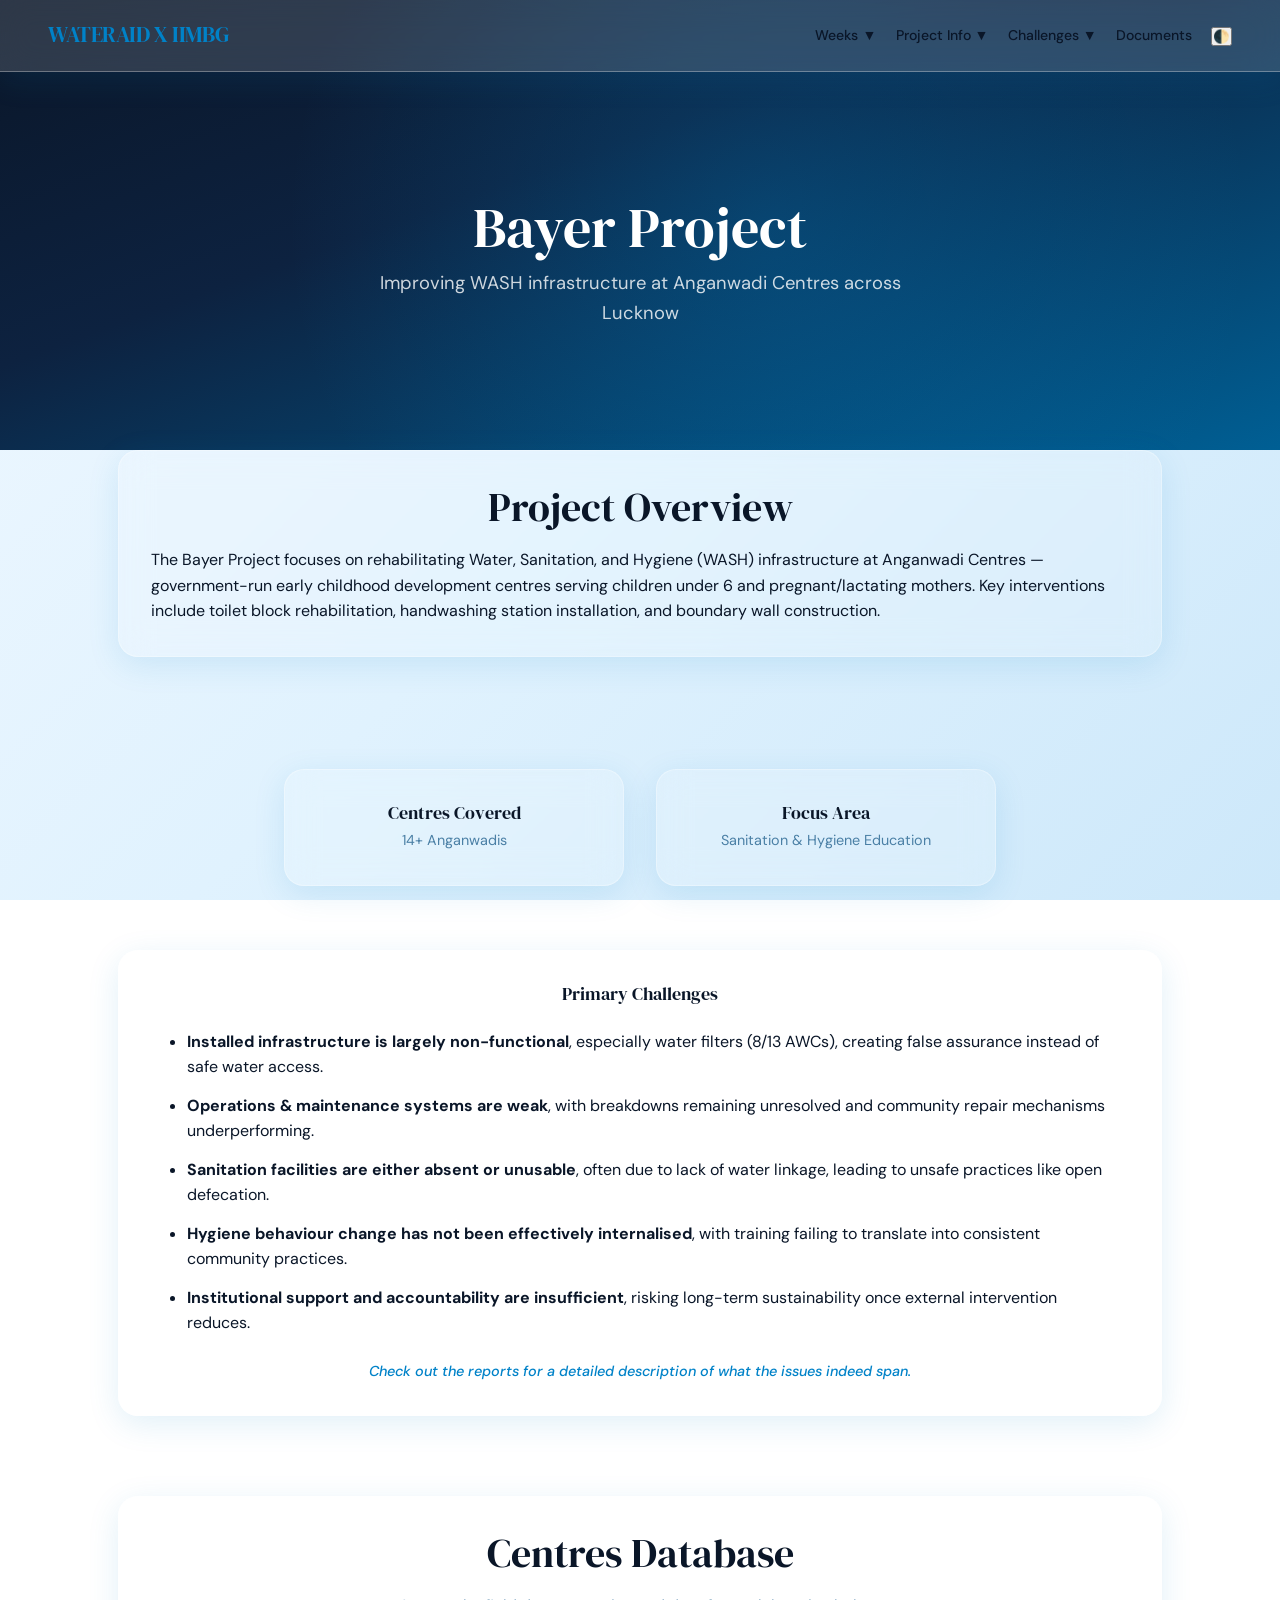
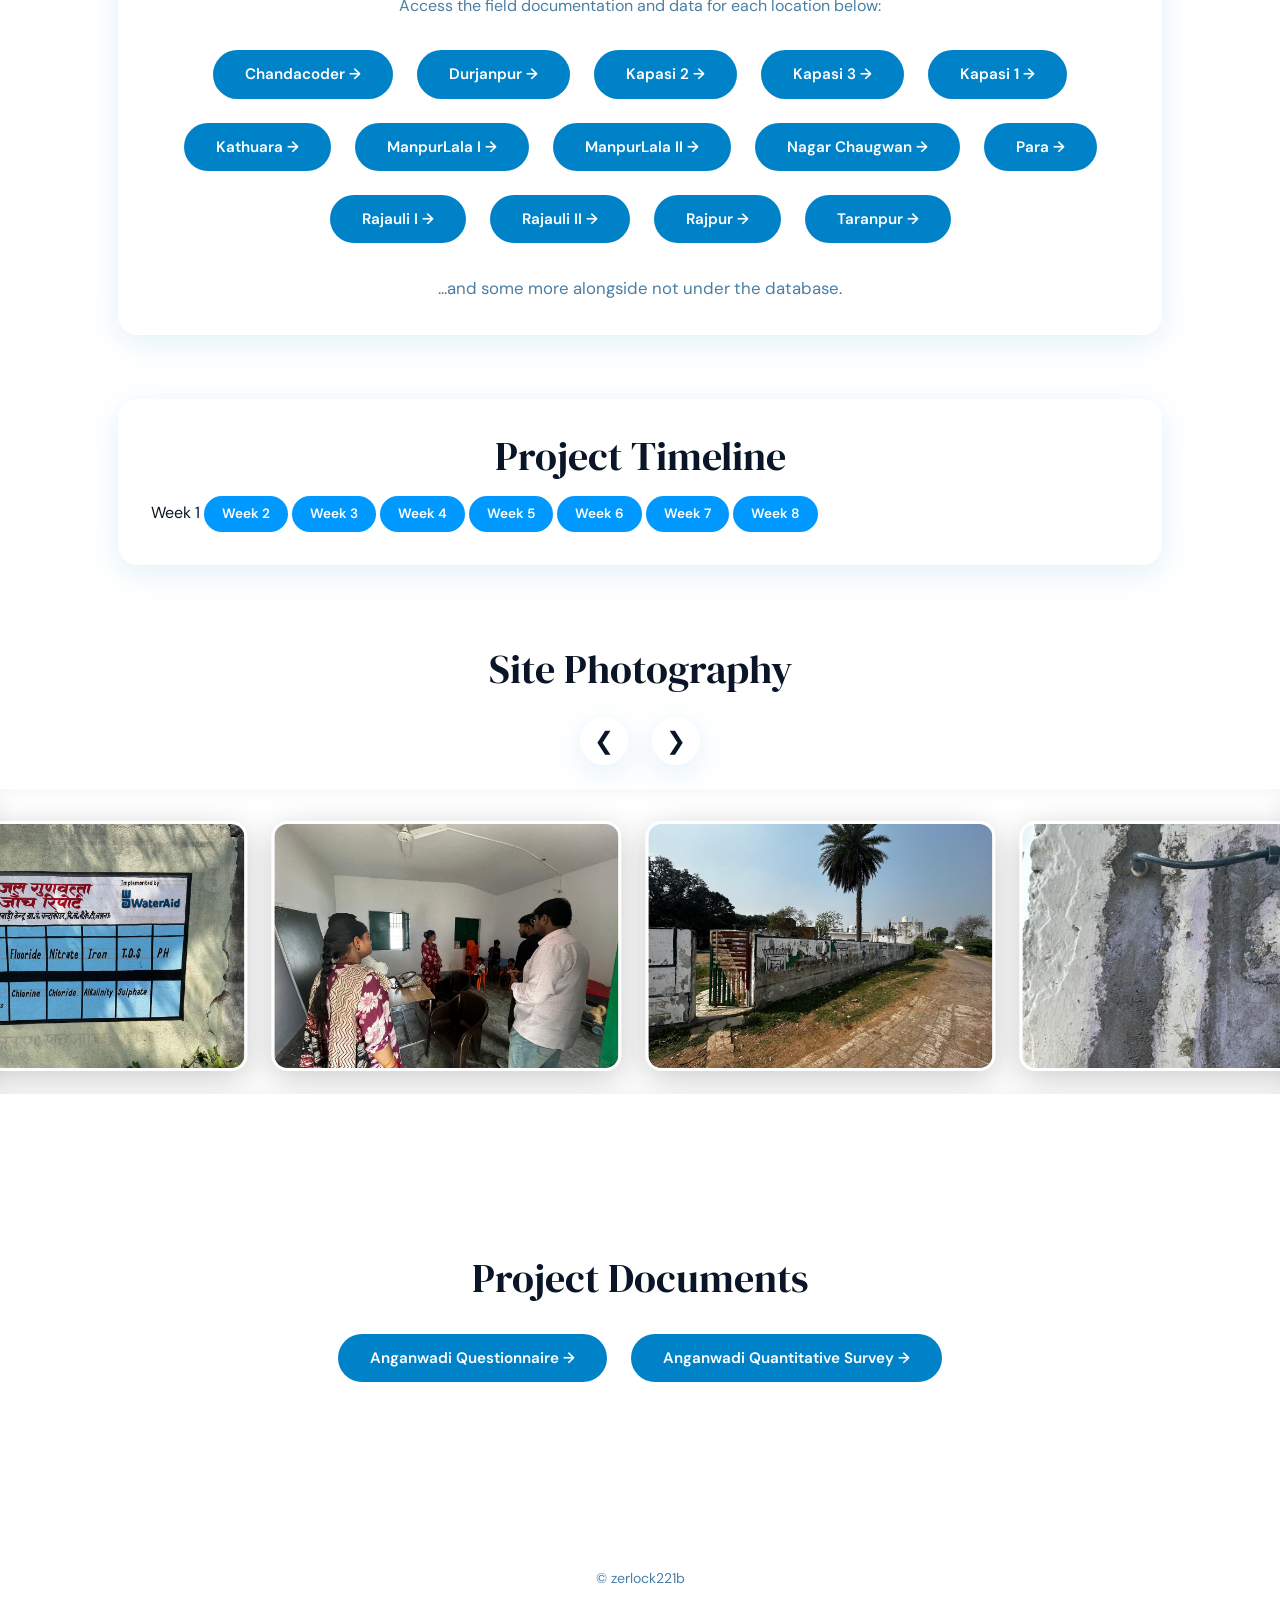
<file: bayer.html>
<!DOCTYPE html>
<html lang="en">

<head>
    <meta charset="UTF-8">
    <meta name="viewport" content="width=device-width, initial-scale=1.0">
    <title>Bayer Project | WaterAid India Internship Portfolio</title>

    <!-- Google Fonts: DM Serif Display + DM Sans -->
    <link rel="preconnect" href="https://fonts.googleapis.com">
    <link rel="preconnect" href="https://fonts.gstatic.com" crossorigin>
    <link
        href="https://fonts.googleapis.com/css2?family=DM+Sans:ital,opsz,wght@0,9..40,100..1000;1,9..40,100..1000&family=DM+Serif+Display:ital@0;1&display=swap"
        rel="stylesheet">

    <!-- Styles and Scripts -->
    <link rel="stylesheet" href="styles.css">
    <script src="script.js" defer></script>
</head>

<body>

    <!-- NAVBAR -->
    <nav class="navbar">
        <a href="index.html" class="logo">WATERAID X IIMBG</a>
        <ul class="nav-links">
            <li>
                <a href="#">Weeks ▼</a>
                <div class="dropdown">
                    <a href="week1.html">Week 1</a>
                    <a href="week2.html" class="highlight">Week 2</a>
                    <a href="week3.html">Week 3</a>
                    <a href="week4.html">Week 4</a>
                    <a href="week5.html" class="highlight">Week 5</a>
                    <a href="week6.html">Week 6</a>
                    <a href="week7.html">Week 7</a>
                    <a href="week8.html" class="highlight">Week 8</a>
                </div>
            </li>
            <li>
                <a href="#">Project Info ▼</a>
                <div class="dropdown">
                    <a href="bayer.html">Bayer</a>
                    <a href="viega.html">Viega</a>
                </div>
            </li>
            <li>
                <a href="#">Challenges ▼</a>
                <div class="dropdown">
                    <a href="technical_challenges.html">Technical Challenges</a>
                    <a href="policy_interventions.html">Policy Interventions</a>
                </div>
            </li>
            <li>
                <a href="documents.html">Documents</a>
            </li>
            <li>
                <button id="theme-toggle" aria-label="Toggle Theme">🌓</button>
            </li>
        </ul>
        <button class="hamburger" aria-label="Menu" aria-expanded="false">
            <span></span>
            <span></span>
            <span></span>
        </button>
    </nav>

    <!-- WEEK HERO BANNER -->
    <section class="week-hero">
        <h1>Bayer Project</h1>
        <p class="week-hero-subtitle">Improving WASH infrastructure at Anganwadi Centres across Lucknow</p>
    </section>

    <!-- MAIN CONTENT -->
    <main class="container">

        <!-- 1. PROJECT OVERVIEW -->
        <section class="section week-container glass-panel">
            <h2 class="section-title">Project Overview</h2>
            <p>The Bayer Project focuses on rehabilitating Water, Sanitation, and Hygiene (WASH) infrastructure at
                Anganwadi Centres — government-run early childhood development centres serving children under 6 and
                pregnant/lactating mothers. Key interventions include toilet block rehabilitation, handwashing station
                installation, and boundary wall construction.</p>
        </section>

        <!-- 2. KEY STATS ROW -->
        <section class="section week-container">
            <div class="team-cards">
                <div class="team-card">
                    <h3>Centres Covered</h3>
                    <p>14+ Anganwadis</p>
                </div>
                <div class="team-card">
                    <h3>Focus Area</h3>
                    <p>Sanitation & Hygiene Education</p>
                </div>
            </div>
            
            <div class="team-card" style="max-width: 100%; text-align: left; margin: 2rem auto 0; padding: 2rem 3rem;">
                <h3 style="text-align: center; margin-bottom: 1.5rem;">Primary Challenges</h3>
                <ul style="padding-left: 20px; line-height: 1.6; color: var(--text-secondary); list-style-type: disc;">
                    <li style="margin-bottom: 0.8rem;"><strong>Installed infrastructure is largely non-functional</strong>, especially water filters (8/13 AWCs), creating false assurance instead of safe water access.</li>
                    <li style="margin-bottom: 0.8rem;"><strong>Operations & maintenance systems are weak</strong>, with breakdowns remaining unresolved and community repair mechanisms underperforming.</li>
                    <li style="margin-bottom: 0.8rem;"><strong>Sanitation facilities are either absent or unusable</strong>, often due to lack of water linkage, leading to unsafe practices like open defecation.</li>
                    <li style="margin-bottom: 0.8rem;"><strong>Hygiene behaviour change has not been effectively internalised</strong>, with training failing to translate into consistent community practices.</li>
                    <li style="margin-bottom: 0.8rem;"><strong>Institutional support and accountability are insufficient</strong>, risking long-term sustainability once external intervention reduces.</li>
                </ul>
                <p style="text-align: center; margin-top: 1.5rem; color: var(--wa-blue); font-weight: 500;">
                    <em>Check out the reports for a detailed description of what the issues indeed span.</em>
                </p>
            </div>
        </section>

        <!-- CENTRES COVERED DATABASE LINKS -->
        <section class="section week-container glass-panel" style="margin-bottom: 4rem;">
            <h2 class="section-title">Centres Database</h2>
            <p style="text-align: center; margin-bottom: 2rem; color: var(--text-muted);">Access the field documentation and data for each location below:</p>
            <div class="survey-link-container">
                <a class="report-btn" href="https://drive.google.com/drive/folders/1oU4XQpn8bnKgVfWruqph_Qm4B5lVwoQH?usp=drive_link" target="_blank" rel="noopener noreferrer">Chandacoder →</a>
                <a class="report-btn" href="https://drive.google.com/drive/folders/1XNgPM5AUxTVMP5SzWycHalfL_kwsRVw5?usp=drive_link" target="_blank" rel="noopener noreferrer">Durjanpur →</a>
                <a class="report-btn" href="https://drive.google.com/drive/folders/17t-AiwMWBb7wYhSEOl64Ed7Qtg5LThAr?usp=drive_link" target="_blank" rel="noopener noreferrer">Kapasi 2 →</a>
                <a class="report-btn" href="https://drive.google.com/drive/folders/178gHT7N2Tg1eXo3CytoE-YsyOb6ZYr5f?usp=drive_link" target="_blank" rel="noopener noreferrer">Kapasi 3 →</a>
                <a class="report-btn" href="https://drive.google.com/drive/folders/1h5qAj0A3QhV03Vi3P1eud_TGSZyVzn0r?usp=drive_link" target="_blank" rel="noopener noreferrer">Kapasi 1 →</a>
                <a class="report-btn" href="https://drive.google.com/drive/folders/15wDgWipW3zW1xaAdK4fTlVMzXOMCL2Yl?usp=drive_link" target="_blank" rel="noopener noreferrer">Kathuara →</a>
                <a class="report-btn" href="https://drive.google.com/drive/folders/15wDgWipW3zW1xaAdK4fTlVMzXOMCL2Yl?usp=drive_link" target="_blank" rel="noopener noreferrer">ManpurLala I →</a>
                <a class="report-btn" href="https://drive.google.com/drive/folders/1cfW-HIoM9ny_eicciG_LdW7a7t3Pj0wZ?usp=drive_link" target="_blank" rel="noopener noreferrer">ManpurLala II →</a>
                <a class="report-btn" href="https://drive.google.com/drive/folders/1BataUfjZKx29WxUBd8WiII2AdbG8zVFj?usp=drive_link" target="_blank" rel="noopener noreferrer">Nagar Chaugwan →</a>
                <a class="report-btn" href="https://drive.google.com/drive/folders/18zAaJ_ucH7anATnAQJOSk_u4nFSdVibf?usp=drive_link" target="_blank" rel="noopener noreferrer">Para →</a>
                <a class="report-btn" href="https://drive.google.com/drive/folders/18zAaJ_ucH7anATnAQJOSk_u4nFSdVibf?usp=drive_link" target="_blank" rel="noopener noreferrer">Rajauli I →</a>
                <a class="report-btn" href="https://drive.google.com/drive/folders/1mZRIx4D32iGyIstuIavpUwT9r6E2QDDC?usp=drive_link" target="_blank" rel="noopener noreferrer">Rajauli II →</a>
                <a class="report-btn" href="https://drive.google.com/drive/folders/17NfAplDixdrqw8jRVctEcj33OOs3wE92?usp=drive_link" target="_blank" rel="noopener noreferrer">Rajpur →</a>
                <a class="report-btn" href="https://drive.google.com/drive/folders/15-Tp04NkujULEi4r1oVRChaqWUWcQQUJ?usp=drive_link" target="_blank" rel="noopener noreferrer">Taranpur →</a>
            </div>
            <p style="text-align: center; margin-top: 2rem; color: var(--text-muted); font-size: 1.05rem;">
                ...and some more alongside not under the database.
            </p>
        </section>

        <!-- 3. ACTIVE WEEKS TIMELINE -->
        <section class="section week-container glass-panel">
            <h2 class="section-title">Project Timeline</h2>
            <div>
                <a href="week1.html">Week 1</a>
                <a href="week2.html" class="highlight">Week 2</a>
                <a href="week3.html" class="highlight">Week 3</a>
                <a href="week4.html" class="highlight">Week 4</a>
                <a href="week5.html" class="highlight">Week 5</a>
                <a href="week6.html" class="highlight">Week 6</a>
                <a href="week7.html" class="highlight">Week 7</a>
                <a href="week8.html" class="highlight">Week 8</a>
            </div>
        </section>

        <!-- 4. PHOTO GALLERY -->
        <!-- BAYER: PHOTOS START -->
        <section class="section week-container" id="bayer-photos">
            <h2 class="section-title">Site Photography</h2>
            <style>
                .marquee-controls {
                    display: flex;
                    justify-content: center;
                    gap: 1.5rem;
                    margin-top: 1.5rem;
                    position: relative;
                    z-index: 10;
                }

                .marquee-wrapper {
                    width: 100vw;
                    margin-left: 50%;
                    transform: translateX(-50%);
                    overflow-x: auto; /* Enable horizontal scrolling */
                    overflow-y: hidden;
                    white-space: nowrap;
                    background: var(--glass-bg);
                    padding: 2rem 0 1rem 0; /* Adjusted bottom pad for scrollbar */
                    margin-top: 1.5rem;
                    box-shadow: inset 0 0 20px rgba(0, 0, 0, 0.05);
                }

                /* Custom Scrollbar for Marquee */
                .marquee-wrapper::-webkit-scrollbar {
                    height: 10px;
                }
                .marquee-wrapper::-webkit-scrollbar-track {
                    background: var(--glass-border);
                    border-radius: 5px;
                    margin: 0 2rem;
                }
                .marquee-wrapper::-webkit-scrollbar-thumb {
                    background: var(--wa-blue);
                    border-radius: 5px;
                }

                .marquee-track {
                    display: inline-flex;
                    gap: 1.5rem;
                    padding-right: 1.5rem;
                    /* Removed will-change: transform */
                }

                .marquee-item {
                    flex-shrink: 0;
                    width: 350px;
                    height: 250px;
                    border-radius: 16px;
                    overflow: hidden;
                    border: 3px solid var(--glass-border);
                    box-shadow: 0 8px 32px rgba(0, 0, 0, 0.2);
                    transition: transform 0.3s ease, border-color 0.3s ease;
                    background: var(--glass-bg);
                }

                .marquee-item:hover {
                    transform: scale(1.05);
                    border-color: var(--wa-blue);
                }

                .marquee-item img {
                    width: 100%;
                    height: 100%;
                    object-fit: cover;
                }
            </style>

            <div class="marquee-controls">
                <button id="marqueeRev" class="carousel-btn" aria-label="Move Backwards">❮</button>
                <button id="marqueeFwd" class="carousel-btn" aria-label="Move Forwards">❯</button>
            </div>

            <div class="marquee-wrapper">
                <div class="marquee-track" id="marqueeTrack">
                    <!-- Images will be injected here via JS -->
                </div>
            </div>

            <script>
                // --- CONFIGURATION ---
                const TOTAL_PHOTOS = 28; // 28 photos in montage_bayer folder
                const FOLDER_PATH = 'bayer_photos/montage_bayer'; 
                // ---------------------

                const track = document.getElementById('marqueeTrack');
                const wrapper = document.querySelector('.marquee-wrapper');

                if (TOTAL_PHOTOS === 0) {
                    track.innerHTML = '<div style="padding: 2rem; color: var(--text-muted); text-align: center; width: 100vw; font-style: italic;">No photos uploaded yet for this location.</div>';
                } else {
                    let html = '';
                    for (let i = 1; i <= TOTAL_PHOTOS; i++) {
                        html += `
                            <div class="marquee-item">
                                <img src="assets/${FOLDER_PATH}/photo${i}.jpeg" alt="Bayer Site Photo" loading="lazy" onerror="this.parentElement.style.display='none';">
                            </div>
                        `;
                    }

                    // Duplicate the items to ensure a seamless infinite scroll loop
                    track.innerHTML = html + html;
                }

                let position = 0;
                let direction = -1; // -1 = Left (Forward), 1 = Right (Backward)
                let isPaused = false;
                let lastTime = 0;

                // Duration for one full loop -> Reduced speed by 50% (81630ms)
                const DURATION_MS = 81630;

                function animateMarquee(time) {
                    if (!lastTime) lastTime = time;
                    const delta = time - lastTime;
                    lastTime = time;

                    // Prevent huge jumps if tab was suspended
                    if (delta > 0 && delta < 100 && !isPaused && TOTAL_PHOTOS > 0) {
                        const halfWidth = track.scrollWidth / 2;
                        const speed = halfWidth / DURATION_MS;

                        position += speed * delta * direction;

                        if (position <= -halfWidth) {
                            position += halfWidth;
                        } else if (position > 0) {
                            position -= halfWidth;
                        }

                        track.style.transform = `translateX(${position}px)`;
                    }

                    requestAnimationFrame(animateMarquee);
                }

                if (TOTAL_PHOTOS > 0) {
                    requestAnimationFrame(animateMarquee);
                }

                // Hover pausing
                wrapper.addEventListener('mouseenter', () => isPaused = true);
                wrapper.addEventListener('mouseleave', () => isPaused = false);

                // Direction toggles
                document.getElementById('marqueeRev').addEventListener('click', () => {
                    direction = 1; // Move backward
                });

                document.getElementById('marqueeFwd').addEventListener('click', () => {
                    direction = -1; // Move forward
                });
            </script>
        </section>
        <!-- BAYER: PHOTOS END -->

        <!-- 5. DOCUMENTS SECTION -->
        <!-- BAYER: DOCUMENTS START -->
        <section class="section week-container" id="bayer-surveys">
            <h2 class="section-title">Project Documents</h2>
            <div class="survey-link-container">
                <a class="report-btn"
                    href="https://iimbodhgaya-my.sharepoint.com/:w:/g/personal/md_zakirnaseem2029i_iimbodhgaya_onmicrosoft_com/IQAmIlu6dvITTJQipuTVESEtASSo3p8JRp0f7OC0Aw89EfM?e=39dI3T"
                    target="_blank" rel="noopener noreferrer">Anganwadi Questionnaire →</a>
                <a class="report-btn"
                    href="https://iimbodhgaya-my.sharepoint.com/:w:/g/personal/md_zakirnaseem2029i_iimbodhgaya_onmicrosoft_com/IQB6aISWNvlYQbsSQJU4ZuT-Affo8HWk7-Ll1kiiKBlID0E?e=OfSsOj"
                    target="_blank" rel="noopener noreferrer">Anganwadi Quantitative Survey →</a>
            </div>
        </section>
        <!-- BAYER: DOCUMENTS END -->

    </main>

    <!-- FOOTER -->
    <footer class="footer">
        <p>© zerlock221b</p>
    </footer>

</body>

</html>
</file>
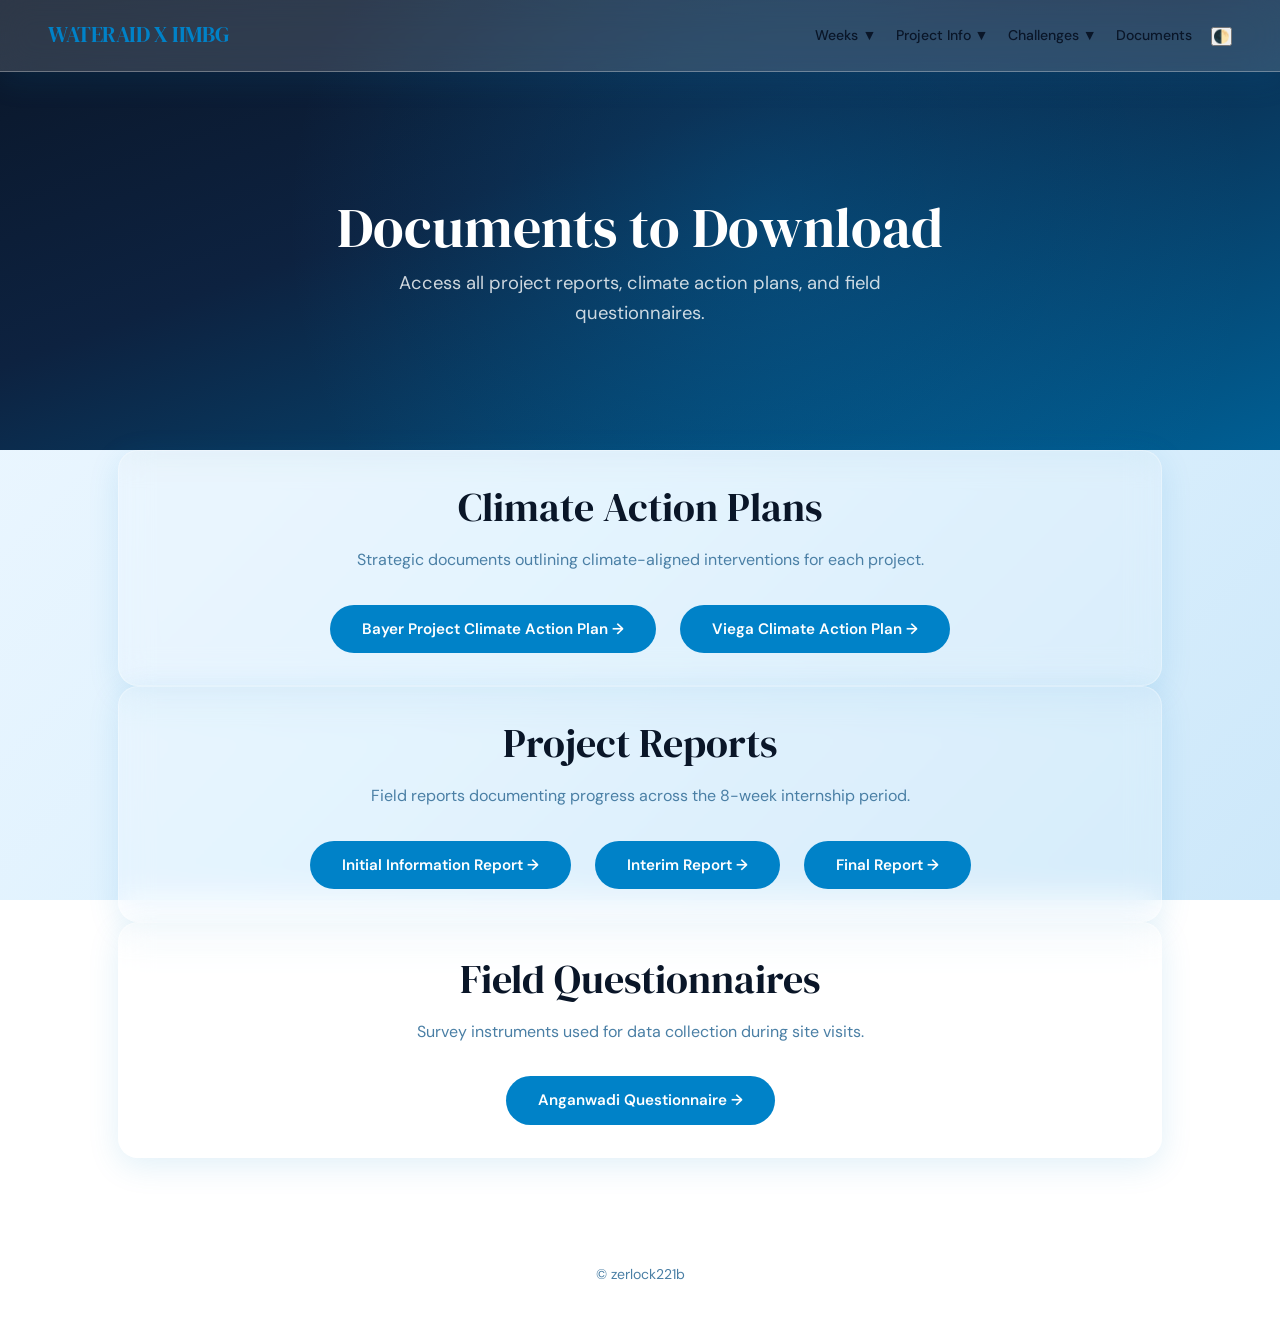
<file: documents.html>
<!DOCTYPE html>
<html lang="en">

<head>
    <meta charset="UTF-8">
    <meta name="viewport" content="width=device-width, initial-scale=1.0">
    <title>Documents to Download | WaterAid India Internship Portfolio</title>

    <!-- Google Fonts: DM Serif Display + DM Sans -->
    <link rel="preconnect" href="https://fonts.googleapis.com">
    <link rel="preconnect" href="https://fonts.gstatic.com" crossorigin>
    <link
        href="https://fonts.googleapis.com/css2?family=DM+Sans:ital,opsz,wght@0,9..40,100..1000;1,9..40,100..1000&family=DM+Serif+Display:ital@0;1&display=swap"
        rel="stylesheet">

    <!-- Styles and Scripts -->
    <link rel="stylesheet" href="styles.css">
    <script src="script.js" defer></script>
</head>

<body>

    <!-- NAVBAR -->
    <nav class="navbar">
        <a href="index.html" class="logo">WATERAID X IIMBG</a>
        <ul class="nav-links">
            <li>
                <a href="#">Weeks ▼</a>
                <div class="dropdown">
                    <a href="week1.html">Week 1</a>
                    <a href="week2.html" class="highlight">Week 2</a>
                    <a href="week3.html">Week 3</a>
                    <a href="week4.html">Week 4</a>
                    <a href="week5.html" class="highlight">Week 5</a>
                    <a href="week6.html">Week 6</a>
                    <a href="week7.html">Week 7</a>
                    <a href="week8.html" class="highlight">Week 8</a>
                </div>
            </li>
            <li>
                <a href="#">Project Info ▼</a>
                <div class="dropdown">
                    <a href="bayer.html">Bayer</a>
                    <a href="viega.html">Viega</a>
                </div>
            </li>
            <li>
                <a href="#">Challenges ▼</a>
                <div class="dropdown">
                    <a href="technical_challenges.html">Technical Challenges</a>
                    <a href="policy_interventions.html">Policy Interventions</a>
                </div>
            </li>
            <li>
                <a href="documents.html">Documents</a>
            </li>
            <li>
                <button id="theme-toggle" aria-label="Toggle Theme">🌓</button>
            </li>
        </ul>
        <button class="hamburger" aria-label="Menu" aria-expanded="false">
            <span></span>
            <span></span>
            <span></span>
        </button>
    </nav>

    <!-- HERO BANNER -->
    <section class="week-hero">
        <h1>Documents to Download</h1>
        <p class="week-hero-subtitle">Access all project reports, climate action plans, and field questionnaires.</p>
    </section>

    <!-- MAIN CONTENT -->
    <main class="container">

        <!-- CLIMATE ACTION PLANS -->
        <section class="section week-container glass-panel">
            <h2 class="section-title">Climate Action Plans</h2>
            <p style="text-align: center; margin-bottom: 2rem; color: var(--text-muted);">Strategic documents outlining climate-aligned interventions for each project.</p>
            <div class="survey-link-container">
                <a class="report-btn"
                    href="https://iimbodhgaya-my.sharepoint.com/:w:/g/personal/md_zakirnaseem2029i_iimbodhgaya_onmicrosoft_com/IQBwq1Fcf1g0Sac9Q_-G9aCpAb_j4TwyduA5Jn4G0ca6fxY?e=njkE56"
                    target="_blank" rel="noopener noreferrer">Bayer Project Climate Action Plan →</a>
                <a class="report-btn"
                    href="https://iimbodhgaya-my.sharepoint.com/:w:/g/personal/md_zakirnaseem2029i_iimbodhgaya_onmicrosoft_com/IQAGVJeDZ0RrT4Fz-anNhZDgAcTMVxPKk3CHpu1ZJt-Dbqg?e=3ACmQ7"
                    target="_blank" rel="noopener noreferrer">Viega Climate Action Plan →</a>
            </div>
        </section>

        <!-- PROJECT REPORTS -->
        <section class="section week-container glass-panel">
            <h2 class="section-title">Project Reports</h2>
            <p style="text-align: center; margin-bottom: 2rem; color: var(--text-muted);">Field reports documenting progress across the 8-week internship period.</p>
            <div class="survey-link-container">
                <a class="report-btn"
                    href="https://iimbodhgaya-my.sharepoint.com/:w:/g/personal/md_zakirnaseem2029i_iimbodhgaya_onmicrosoft_com/IQCaG_FsgPcUT47oV9kb1X_tAcShGHBkQKy46utF47ihDl0?e=n6lYV9"
                    target="_blank" rel="noopener noreferrer">Initial Information Report →</a>
                <a class="report-btn"
                    href="https://iimbodhgaya-my.sharepoint.com/:w:/g/personal/md_zakirnaseem2029i_iimbodhgaya_onmicrosoft_com/IQAsIWnStTRoTa1YqKg1wE1VAQiAuhPgke4-uNDJ4nfjgxk?e=J9b9sa"
                    target="_blank" rel="noopener noreferrer">Interim Report →</a>
                <a class="report-btn"
                    href="https://iimbodhgaya-my.sharepoint.com/:w:/g/personal/md_zakirnaseem2029i_iimbodhgaya_onmicrosoft_com/IQBB6Y_UHfmSQpJL3yU-Zm2-AfotfMUohMTf6skWMrO9l4Y?e=5pGbe0"
                    target="_blank" rel="noopener noreferrer">Final Report →</a>
            </div>
        </section>

        <!-- FIELD QUESTIONNAIRES -->
        <section class="section week-container glass-panel">
            <h2 class="section-title">Field Questionnaires</h2>
            <p style="text-align: center; margin-bottom: 2rem; color: var(--text-muted);">Survey instruments used for data collection during site visits.</p>
            <div class="survey-link-container">
                <a class="report-btn"
                    href="https://iimbodhgaya-my.sharepoint.com/:w:/g/personal/md_zakirnaseem2029i_iimbodhgaya_onmicrosoft_com/IQAmIlu6dvITTJQipuTVESEtAVogzcKrVgNtp-HoO4WKb4I?e=yF4lgN"
                    target="_blank" rel="noopener noreferrer">Anganwadi Questionnaire →</a>
            </div>
        </section>

    </main>

    <!-- FOOTER -->
    <footer class="footer">
        <p>© zerlock221b</p>
    </footer>

</body>

</html>
</file>
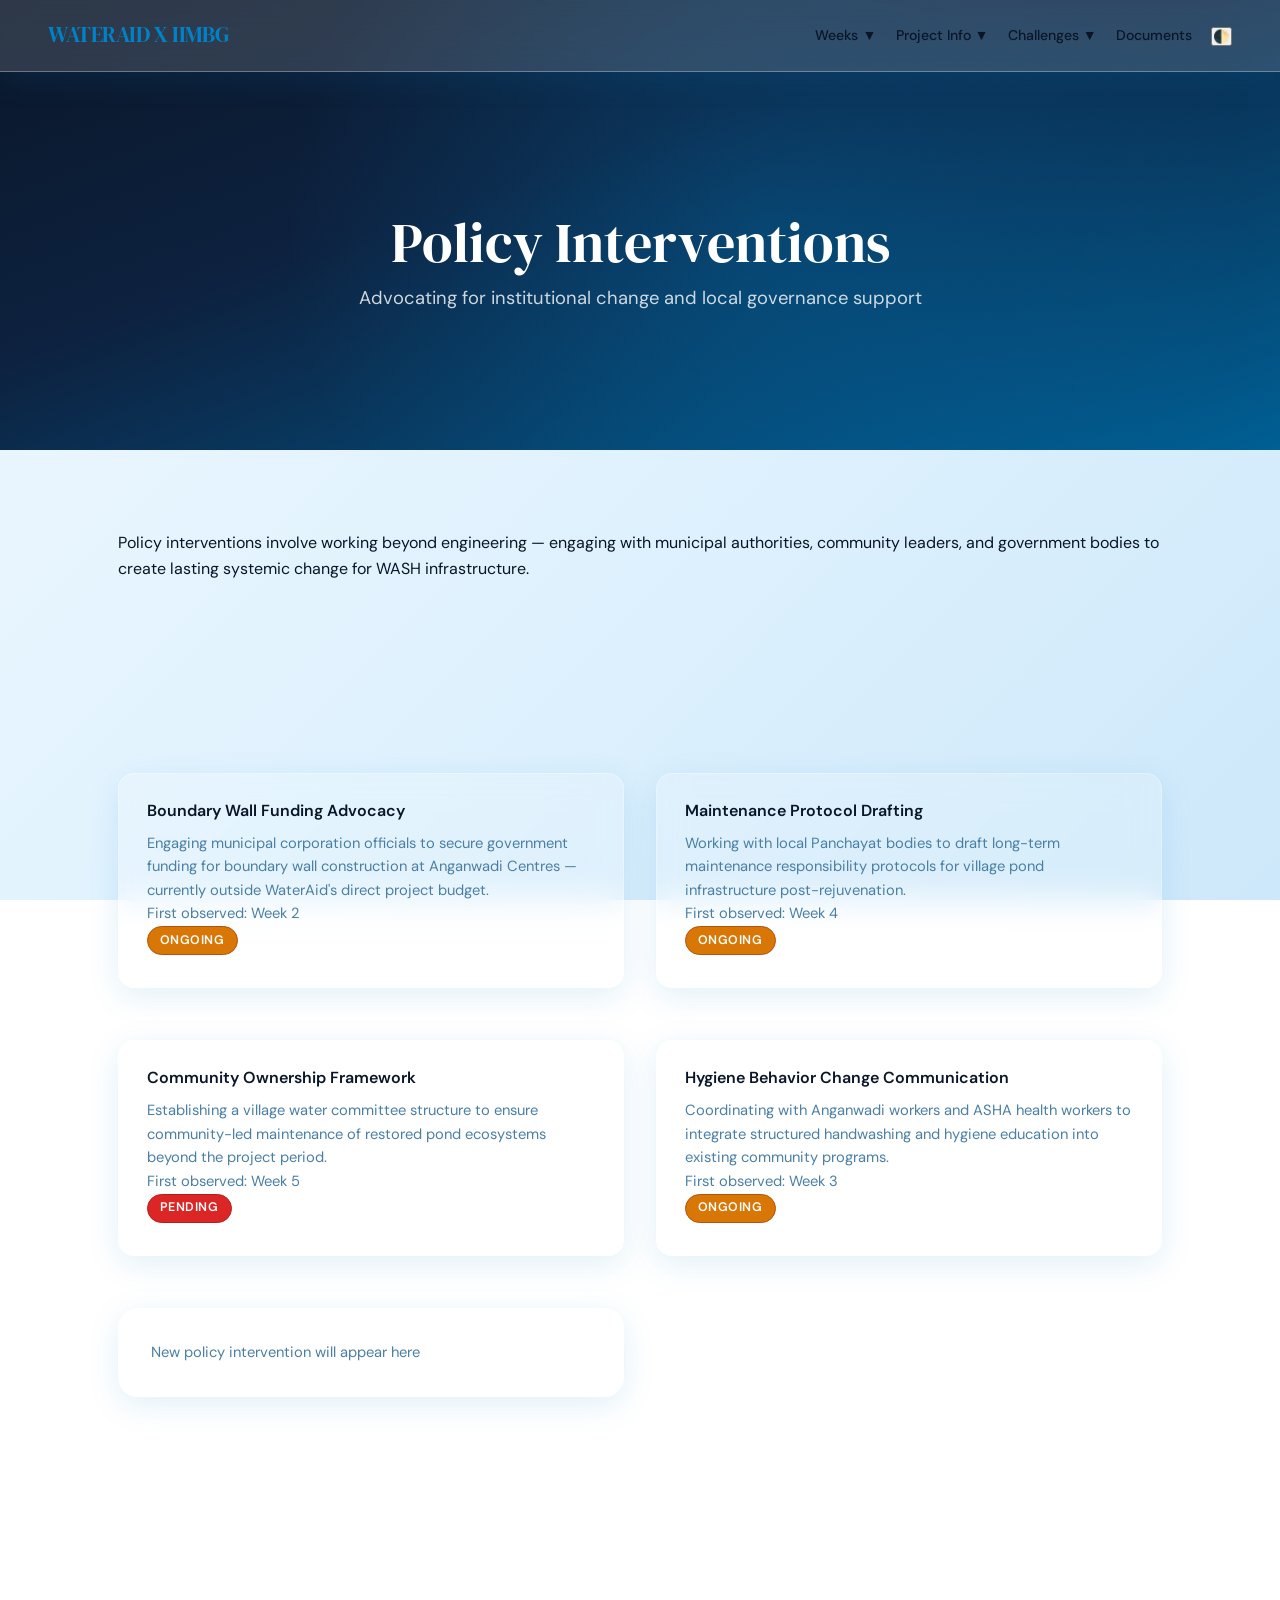
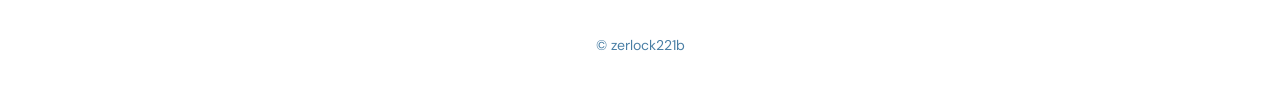
<file: policy_interventions.html>
<!DOCTYPE html>
<html lang="en">

<head>
    <meta charset="UTF-8">
    <meta name="viewport" content="width=device-width, initial-scale=1.0">
    <title>Policy Interventions | WaterAid India Internship Portfolio</title>

    <!-- Google Fonts: DM Serif Display + DM Sans -->
    <link rel="preconnect" href="https://fonts.googleapis.com">
    <link rel="preconnect" href="https://fonts.gstatic.com" crossorigin>
    <link
        href="https://fonts.googleapis.com/css2?family=DM+Sans:ital,opsz,wght@0,9..40,100..1000;1,9..40,100..1000&family=DM+Serif+Display:ital@0;1&display=swap"
        rel="stylesheet">

    <!-- Styles and Scripts -->
    <link rel="stylesheet" href="styles.css">
    <script src="script.js" defer></script>
</head>

<body>

    <!-- NAVBAR -->
    <nav class="navbar">
        <a href="index.html" class="logo">WATERAID X IIMBG</a>
        <ul class="nav-links">
            <li>
                <a href="#">Weeks ▼</a>
                <div class="dropdown">
                    <a href="week1.html">Week 1</a>
                    <a href="week2.html" class="highlight">Week 2</a>
                    <a href="week3.html">Week 3</a>
                    <a href="week4.html">Week 4</a>
                    <a href="week5.html" class="highlight">Week 5</a>
                    <a href="week6.html">Week 6</a>
                    <a href="week7.html">Week 7</a>
                    <a href="week8.html" class="highlight">Week 8</a>
                </div>
            </li>
            <li>
                <a href="#">Project Info ▼</a>
                <div class="dropdown">
                    <a href="bayer.html">Bayer</a>
                    <a href="viega.html">Viega</a>
                </div>
            </li>
            <li>
                <a href="#">Challenges ▼</a>
                <div class="dropdown">
                    <a href="technical_challenges.html">Technical Challenges</a>
                    <a href="policy_interventions.html">Policy Interventions</a>
                </div>
            </li>
            <li>
                <a href="documents.html">Documents</a>
            </li>
            <li>
                <button id="theme-toggle" aria-label="Toggle Theme">🌓</button>
            </li>
        </ul>
        <button class="hamburger" aria-label="Menu" aria-expanded="false">
            <span></span>
            <span></span>
            <span></span>
        </button>
    </nav>

    <!-- WEEK HERO BANNER -->
    <section class="week-hero">
        <h1>Policy Interventions</h1>
        <p class="week-hero-subtitle">Advocating for institutional change and local governance support</p>
    </section>

    <!-- MAIN CONTENT -->
    <main class="container">

        <!-- 1. INTRO -->
        <section class="section week-container">
            <p>Policy interventions involve working beyond engineering — engaging with municipal authorities, community
                leaders, and government bodies to create lasting systemic change for WASH infrastructure.</p>
        </section>

        <!-- 2. INTERVENTIONS GRID -->
        <section class="section week-container">
            <div class="project-grid challenges-grid">

                <!-- POLICY: INTERVENTIONS START -->

                <!-- Card 1 -->
                <div class="challenge-box">
                    <h4>Boundary Wall Funding Advocacy</h4>
                    <p>Engaging municipal corporation officials to secure government funding for boundary wall
                        construction at Anganwadi Centres — currently outside WaterAid's direct project budget.</p>
                    <p>First observed: Week 2</p>
                    <span class="status-badge status-ongoing">Ongoing</span>
                </div>

                <!-- Card 2 -->
                <div class="challenge-box">
                    <h4>Maintenance Protocol Drafting</h4>
                    <p>Working with local Panchayat bodies to draft long-term maintenance responsibility protocols for
                        village pond infrastructure post-rejuvenation.</p>
                    <p>First observed: Week 4</p>
                    <span class="status-badge status-ongoing">Ongoing</span>
                </div>

                <!-- Card 3 -->
                <div class="challenge-box">
                    <h4>Community Ownership Framework</h4>
                    <p>Establishing a village water committee structure to ensure community-led maintenance of restored
                        pond ecosystems beyond the project period.</p>
                    <p>First observed: Week 5</p>
                    <span class="status-badge status-pending">Pending</span>
                </div>

                <!-- Card 4 -->
                <div class="challenge-box">
                    <h4>Hygiene Behavior Change Communication</h4>
                    <p>Coordinating with Anganwadi workers and ASHA health workers to integrate structured handwashing
                        and hygiene education into existing community programs.</p>
                    <p>First observed: Week 3</p>
                    <span class="status-badge status-ongoing">Ongoing</span>
                </div>

                <!-- POLICY: INTERVENTIONS END -->

                <!-- 3. ADD NEW INTERVENTION PLACEHOLDER -->
                <!-- ADD NEW POLICY CARD HERE WHEN NEEDED -->
                <div class="challenge-box glass-panel">
                    <p>New policy intervention will appear here</p>
                </div>

            </div>
        </section>

    </main>

    <!-- FOOTER -->
    <footer class="footer">
        <p>© zerlock221b</p>
    </footer>

</body>

</html>
</file>
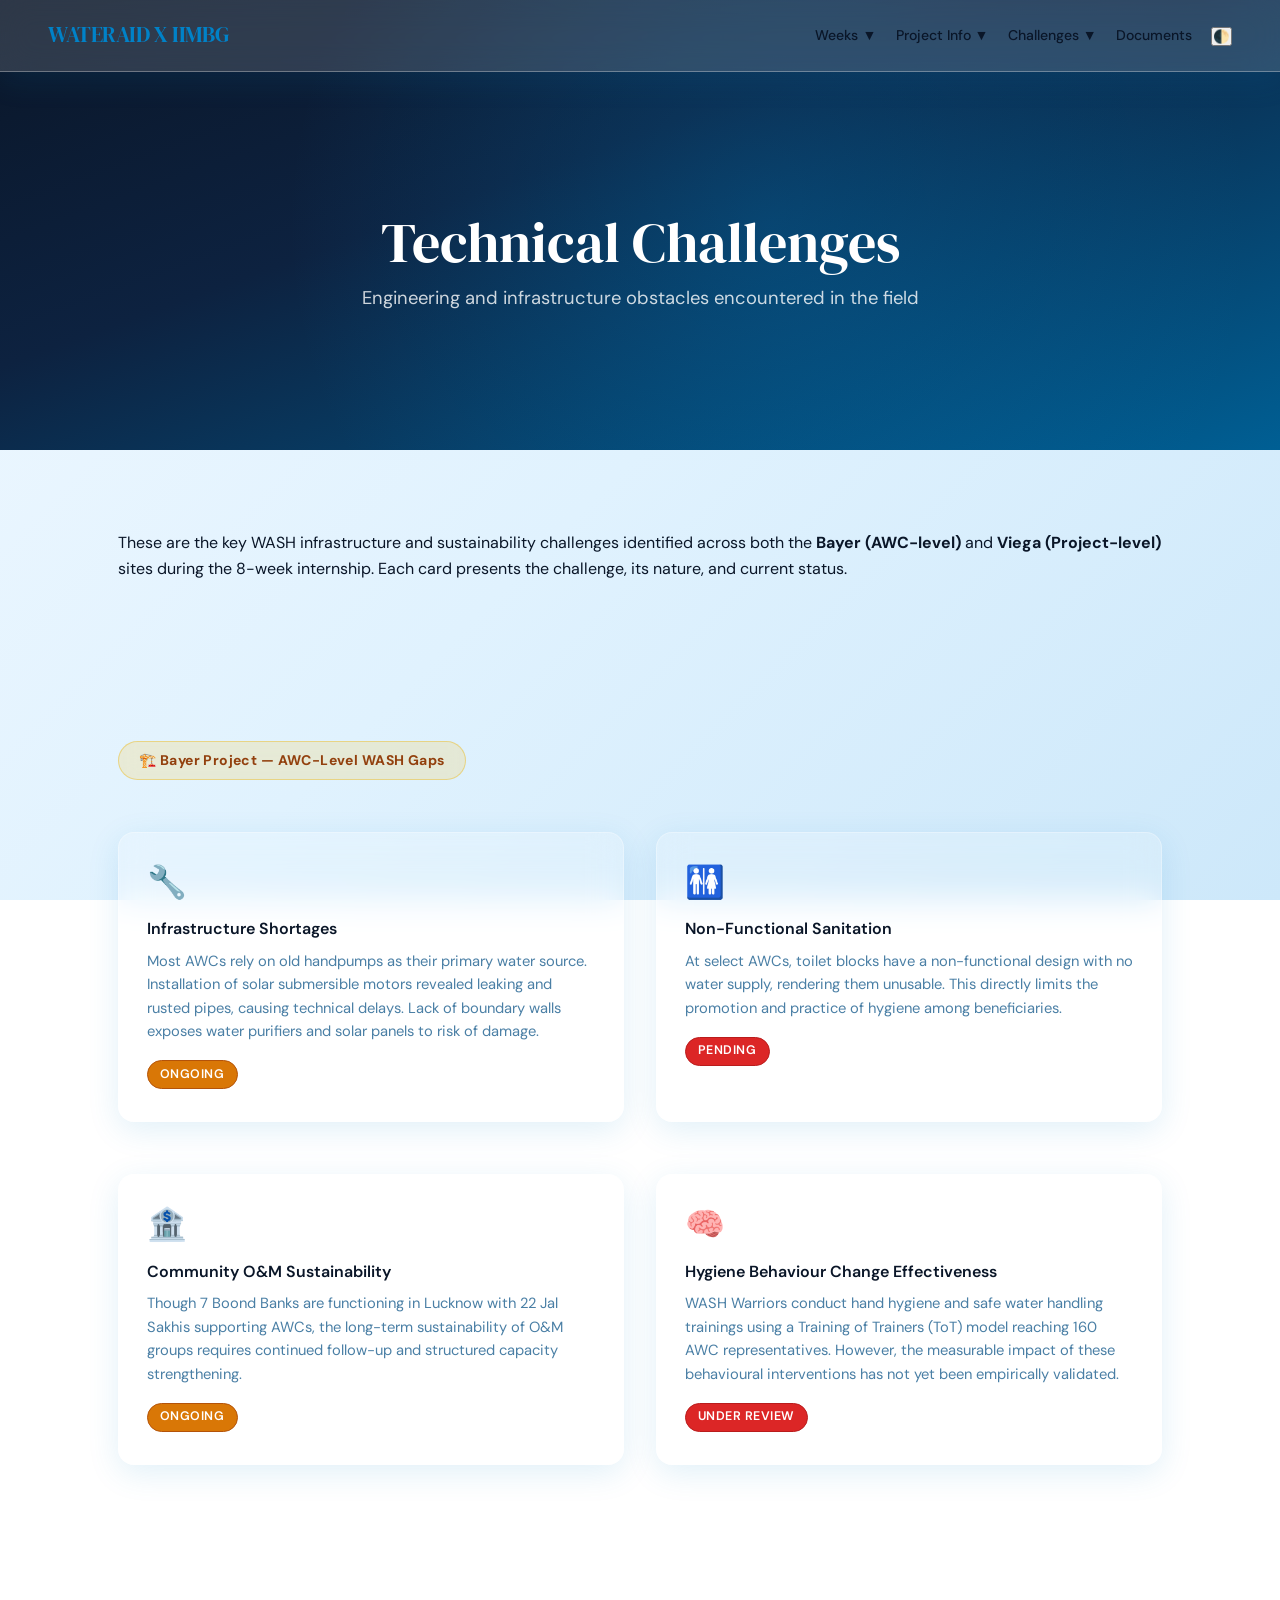
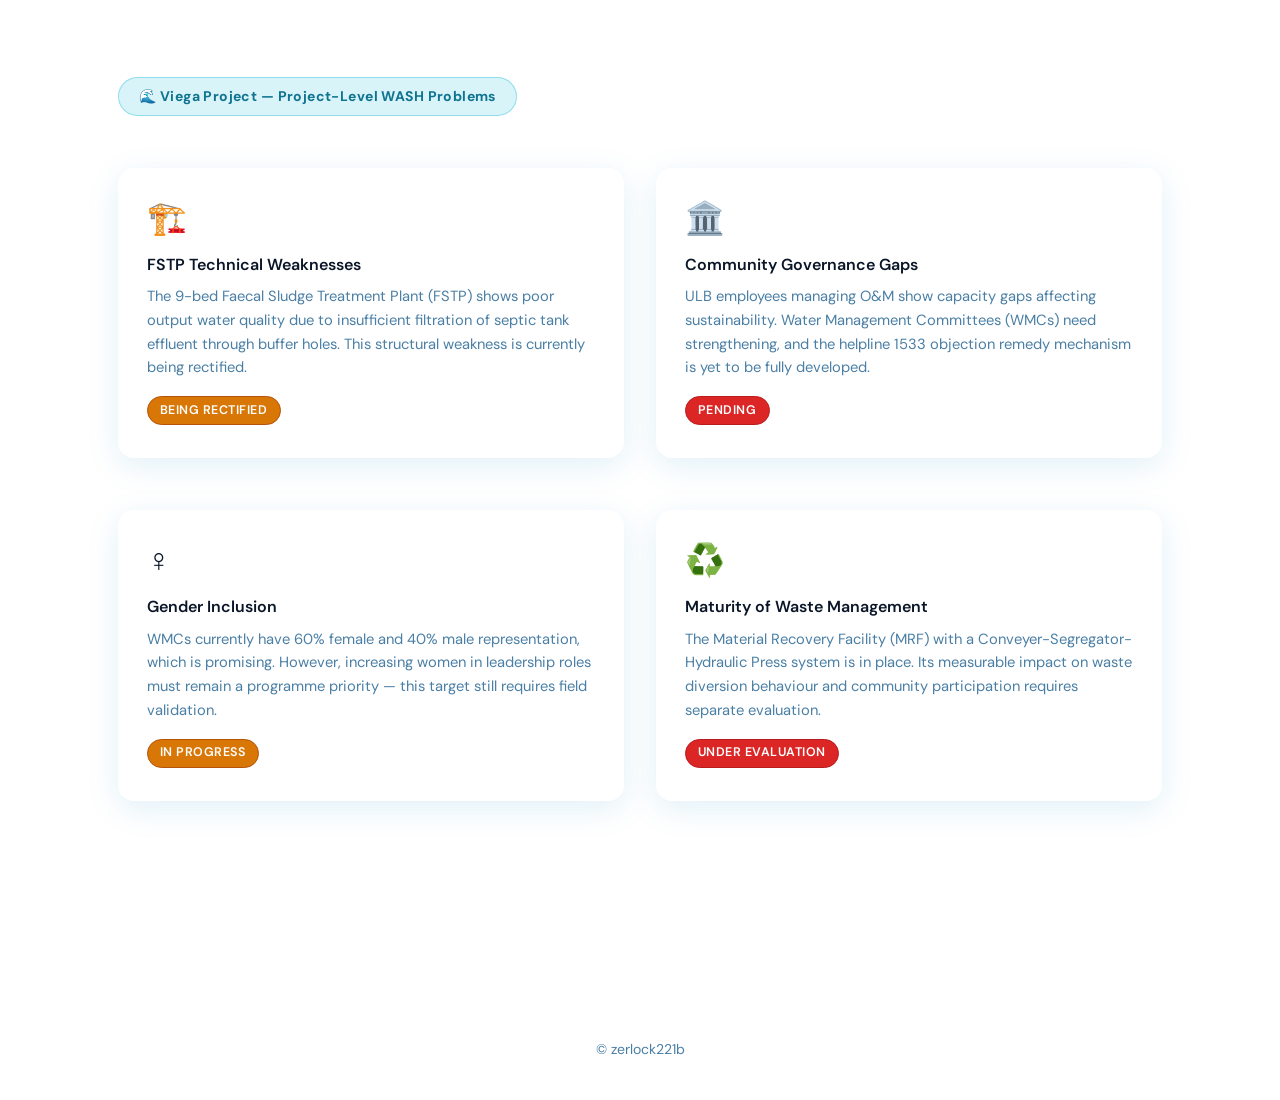
<file: technical_challenges.html>
<!DOCTYPE html>
<html lang="en">

<head>
    <meta charset="UTF-8">
    <meta name="viewport" content="width=device-width, initial-scale=1.0">
    <title>Technical Challenges | WaterAid India Internship Portfolio</title>

    <!-- Google Fonts: DM Serif Display + DM Sans -->
    <link rel="preconnect" href="https://fonts.googleapis.com">
    <link rel="preconnect" href="https://fonts.gstatic.com" crossorigin>
    <link
        href="https://fonts.googleapis.com/css2?family=DM+Sans:ital,opsz,wght@0,9..40,100..1000;1,9..40,100..1000&family=DM+Serif+Display:ital@0;1&display=swap"
        rel="stylesheet">

    <!-- Styles and Scripts -->
    <link rel="stylesheet" href="styles.css">
    <script src="script.js" defer></script>
</head>

<body>

    <!-- NAVBAR -->
    <nav class="navbar">
        <a href="index.html" class="logo">WATERAID X IIMBG</a>
        <ul class="nav-links">
            <li>
                <a href="#">Weeks ▼</a>
                <div class="dropdown">
                    <a href="week1.html">Week 1</a>
                    <a href="week2.html" class="highlight">Week 2</a>
                    <a href="week3.html">Week 3</a>
                    <a href="week4.html">Week 4</a>
                    <a href="week5.html" class="highlight">Week 5</a>
                    <a href="week6.html">Week 6</a>
                    <a href="week7.html">Week 7</a>
                    <a href="week8.html" class="highlight">Week 8</a>
                </div>
            </li>
            <li>
                <a href="#">Project Info ▼</a>
                <div class="dropdown">
                    <a href="bayer.html">Bayer</a>
                    <a href="viega.html">Viega</a>
                </div>
            </li>
            <li>
                <a href="#">Challenges ▼</a>
                <div class="dropdown">
                    <a href="technical_challenges.html">Technical Challenges</a>
                    <a href="policy_interventions.html">Policy Interventions</a>
                </div>
            </li>
            <li>
                <a href="documents.html">Documents</a>
            </li>
            <li>
                <button id="theme-toggle" aria-label="Toggle Theme">🌓</button>
            </li>
        </ul>
        <button class="hamburger" aria-label="Menu" aria-expanded="false">
            <span></span>
            <span></span>
            <span></span>
        </button>
    </nav>

    <!-- WEEK HERO BANNER -->
    <section class="week-hero">
        <h1>Technical Challenges</h1>
        <p class="week-hero-subtitle">Engineering and infrastructure obstacles encountered in the field</p>
    </section>

    <!-- MAIN CONTENT -->
    <main class="container">

        <!-- 1. INTRO -->
        <section class="section week-container">
            <p>These are the key WASH infrastructure and sustainability challenges identified across both the
                <strong>Bayer (AWC-level)</strong> and <strong>Viega (Project-level)</strong> sites during the 8-week
                internship. Each card presents the challenge, its nature, and current status.</p>
        </section>

        <!-- 2. CHALLENGES GRID — BAYER -->
        <section class="section week-container">
            <div class="challenges-project-header">
                <span class="project-tag project-tag-bayer">🏗️ Bayer Project — AWC-Level WASH Gaps</span>
            </div>
            <div class="project-grid challenges-grid">

                <!-- TECHNICAL: CHALLENGES START -->

                <!-- Bayer Card 1 -->
                <div class="challenge-box">
                    <div style="font-size: 2rem; margin-bottom: 0.5rem;">🔧</div>
                    <h4>Infrastructure Shortages</h4>
                    <p style="margin-bottom: 1rem;">Most AWCs rely on old handpumps as their primary water source.
                        Installation of solar submersible motors revealed leaking and rusted pipes, causing technical
                        delays. Lack of boundary walls exposes water purifiers and solar panels to risk of damage.</p>
                    <span class="status-badge status-ongoing">Ongoing</span>
                </div>

                <!-- Bayer Card 2 -->
                <div class="challenge-box">
                    <div style="font-size: 2rem; margin-bottom: 0.5rem;">🚻</div>
                    <h4>Non-Functional Sanitation</h4>
                    <p style="margin-bottom: 1rem;">At select AWCs, toilet blocks have a non-functional design with no
                        water supply, rendering them unusable. This directly limits the promotion and practice of
                        hygiene among beneficiaries.</p>
                    <span class="status-badge status-pending">Pending</span>
                </div>

                <!-- Bayer Card 3 -->
                <div class="challenge-box">
                    <div style="font-size: 2rem; margin-bottom: 0.5rem;">🏦</div>
                    <h4>Community O&amp;M Sustainability</h4>
                    <p style="margin-bottom: 1rem;">Though 7 Boond Banks are functioning in Lucknow with 22 Jal Sakhis
                        supporting AWCs, the long-term sustainability of O&amp;M groups requires continued follow-up and
                        structured capacity strengthening.</p>
                    <span class="status-badge status-ongoing">Ongoing</span>
                </div>

                <!-- Bayer Card 4 -->
                <div class="challenge-box">
                    <div style="font-size: 2rem; margin-bottom: 0.5rem;">🧠</div>
                    <h4>Hygiene Behaviour Change Effectiveness</h4>
                    <p style="margin-bottom: 1rem;">WASH Warriors conduct hand hygiene and safe water handling trainings
                        using a Training of Trainers (ToT) model reaching 160 AWC representatives. However, the
                        measurable impact of these behavioural interventions has not yet been empirically validated.</p>
                    <span class="status-badge status-pending">Under Review</span>
                </div>

                <!-- TECHNICAL: BAYER CHALLENGES END -->
            </div>
        </section>

        <!-- 3. CHALLENGES GRID — VIEGA -->
        <section class="section week-container">
            <div class="challenges-project-header">
                <span class="project-tag project-tag-viega">🌊 Viega Project — Project-Level WASH Problems</span>
            </div>
            <div class="project-grid challenges-grid">

                <!-- Viega Card 1 -->
                <div class="challenge-box">
                    <div style="font-size: 2rem; margin-bottom: 0.5rem;">🏗️</div>
                    <h4>FSTP Technical Weaknesses</h4>
                    <p style="margin-bottom: 1rem;">The 9-bed Faecal Sludge Treatment Plant (FSTP) shows poor output
                        water quality due to insufficient filtration of septic tank effluent through buffer holes. This
                        structural weakness is currently being rectified.</p>
                    <span class="status-badge status-ongoing">Being Rectified</span>
                </div>

                <!-- Viega Card 2 -->
                <div class="challenge-box">
                    <div style="font-size: 2rem; margin-bottom: 0.5rem;">🏛️</div>
                    <h4>Community Governance Gaps</h4>
                    <p style="margin-bottom: 1rem;">ULB employees managing O&amp;M show capacity gaps affecting
                        sustainability. Water Management Committees (WMCs) need strengthening, and the helpline 1533
                        objection remedy mechanism is yet to be fully developed.</p>
                    <span class="status-badge status-pending">Pending</span>
                </div>

                <!-- Viega Card 3 -->
                <div class="challenge-box">
                    <div style="font-size: 2rem; margin-bottom: 0.5rem;">♀️</div>
                    <h4>Gender Inclusion</h4>
                    <p style="margin-bottom: 1rem;">WMCs currently have 60% female and 40% male representation, which is
                        promising. However, increasing women in leadership roles must remain a programme priority — this
                        target still requires field validation.</p>
                    <span class="status-badge status-ongoing">In Progress</span>
                </div>

                <!-- Viega Card 4 -->
                <div class="challenge-box">
                    <div style="font-size: 2rem; margin-bottom: 0.5rem;">♻️</div>
                    <h4>Maturity of Waste Management</h4>
                    <p style="margin-bottom: 1rem;">The Material Recovery Facility (MRF) with a
                        Conveyer-Segregator-Hydraulic Press system is in place. Its measurable impact on waste diversion
                        behaviour and community participation requires separate evaluation.</p>
                    <span class="status-badge status-pending">Under Evaluation</span>
                </div>

                <!-- TECHNICAL: VIEGA CHALLENGES END -->
            </div>
        </section>

    </main>

    <!-- FOOTER -->
    <footer class="footer">
        <p>© zerlock221b</p>
    </footer>

</body>

</html>
</file>
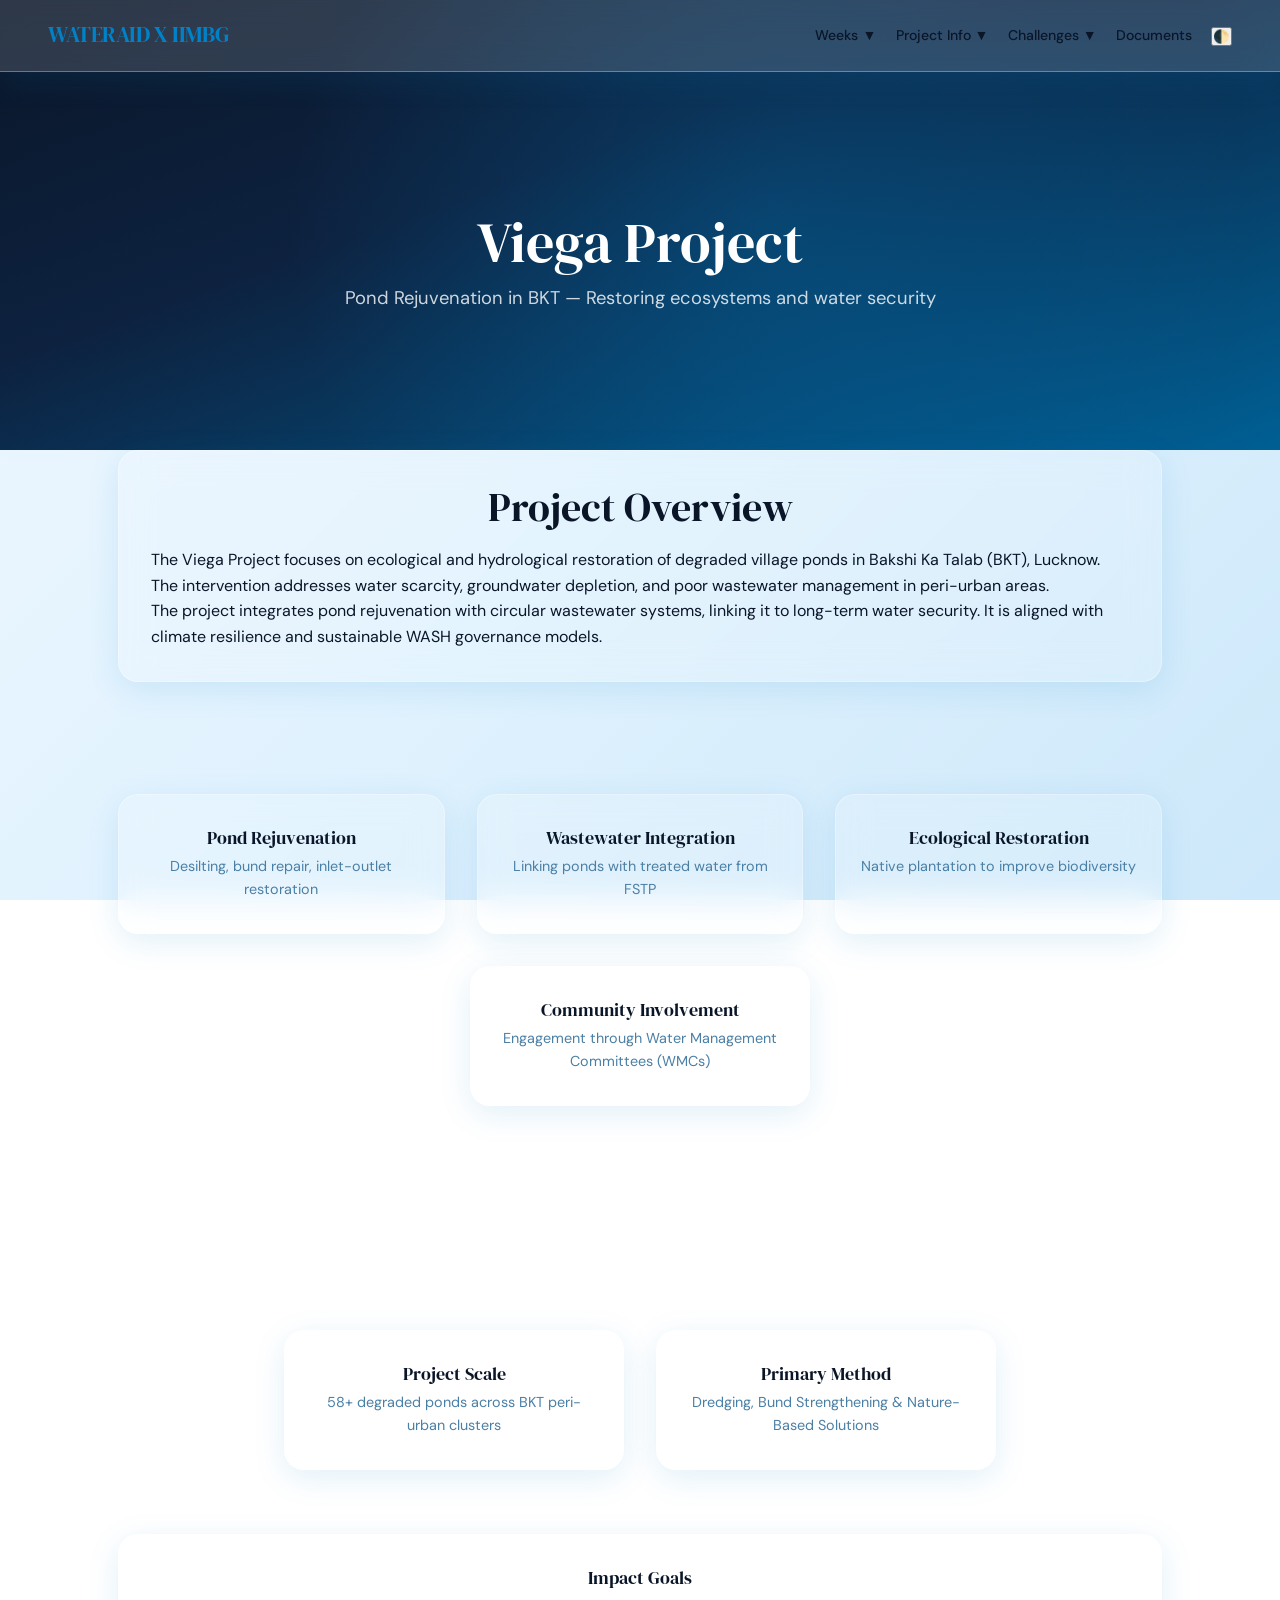
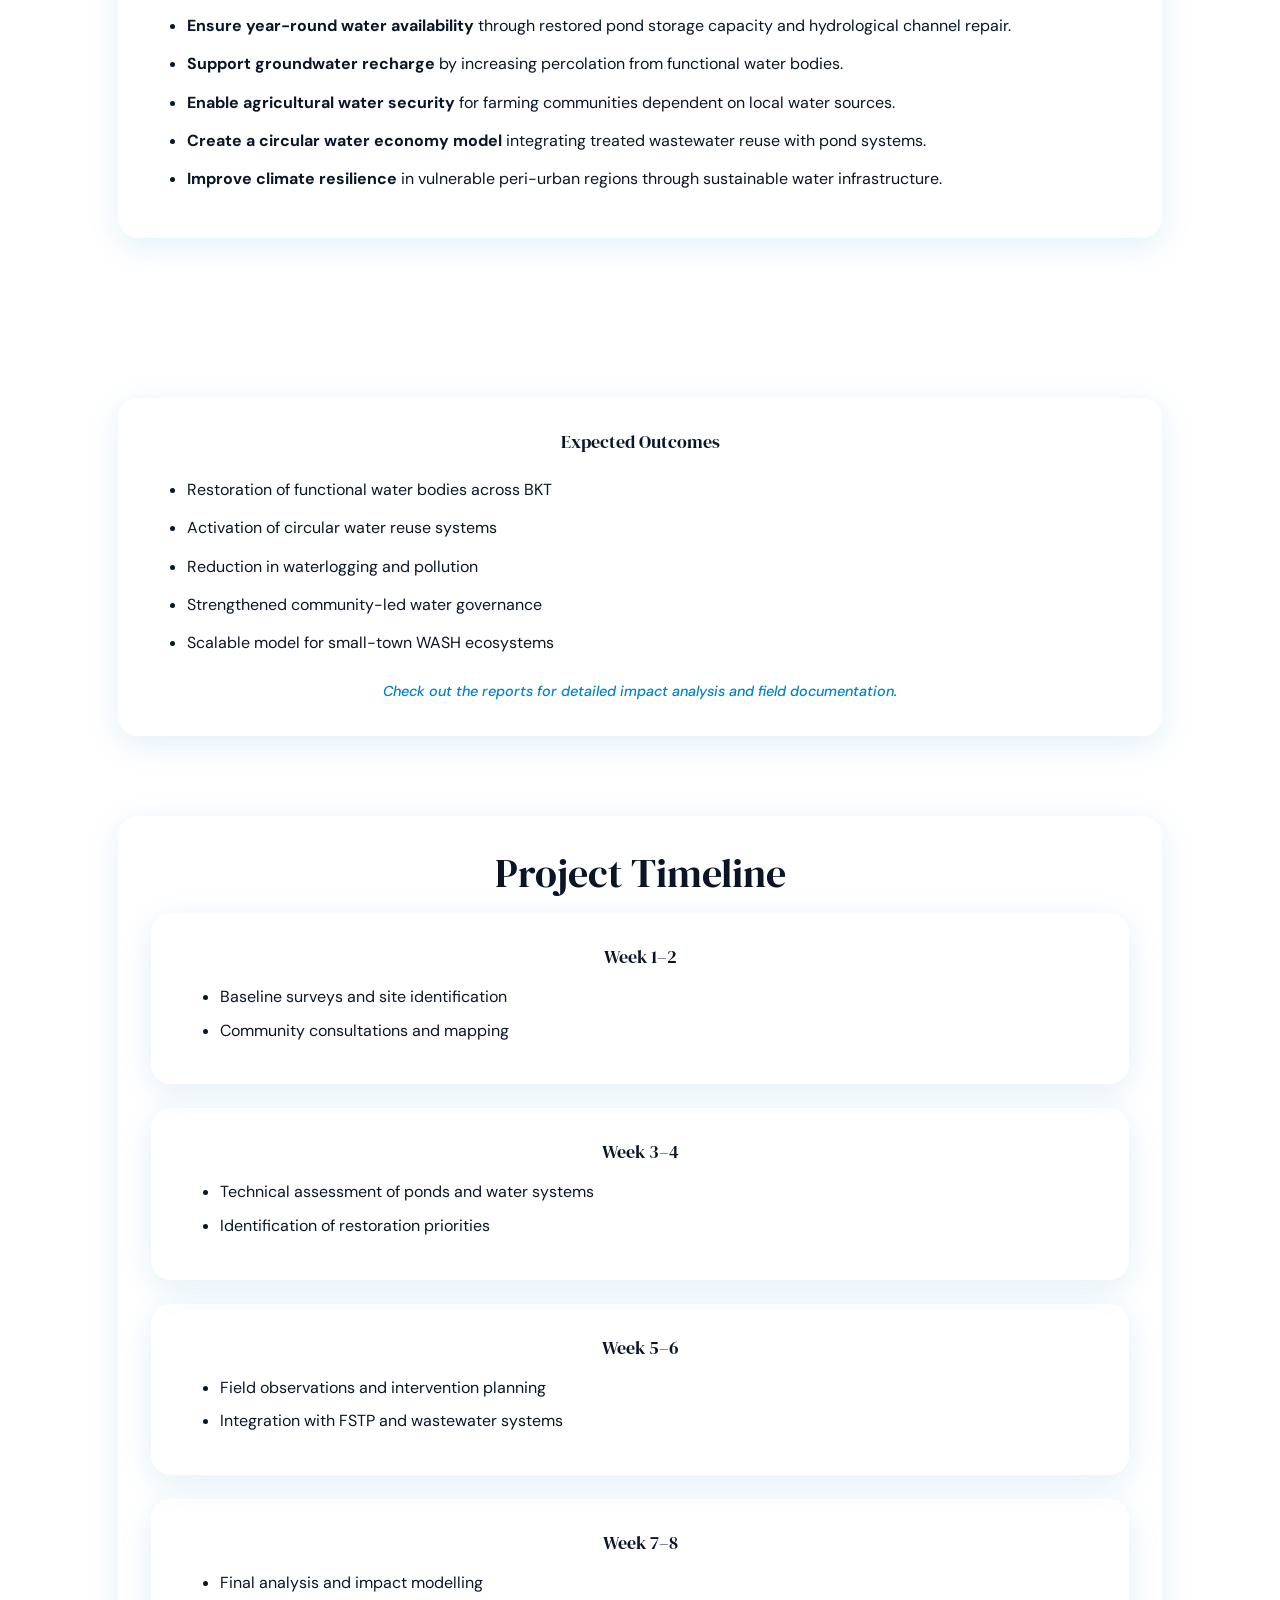
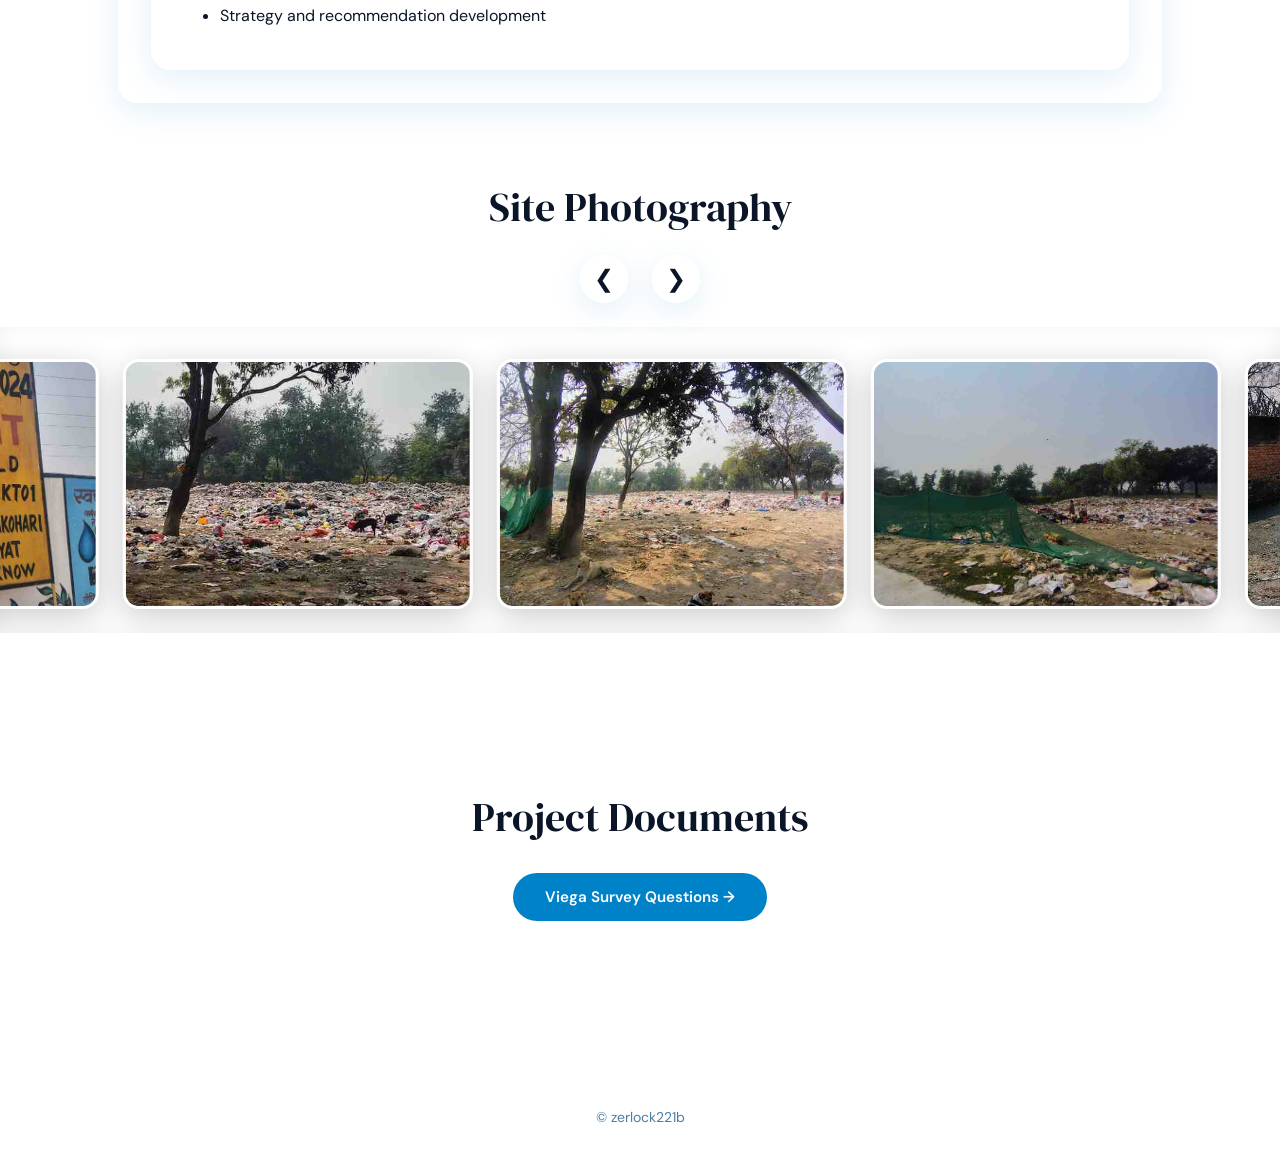
<file: viega.html>
<!DOCTYPE html>
<html lang="en">

<head>
    <meta charset="UTF-8">
    <meta name="viewport" content="width=device-width, initial-scale=1.0">
    <title>Viega Project | WaterAid India Internship Portfolio</title>

    <!-- Google Fonts: DM Serif Display + DM Sans -->
    <link rel="preconnect" href="https://fonts.googleapis.com">
    <link rel="preconnect" href="https://fonts.gstatic.com" crossorigin>
    <link
        href="https://fonts.googleapis.com/css2?family=DM+Sans:ital,opsz,wght@0,9..40,100..1000;1,9..40,100..1000&family=DM+Serif+Display:ital@0;1&display=swap"
        rel="stylesheet">

    <!-- Styles and Scripts -->
    <link rel="stylesheet" href="styles.css">
    <script src="script.js" defer></script>
</head>

<body>

    <!-- NAVBAR -->
    <nav class="navbar">
        <a href="index.html" class="logo">WATERAID X IIMBG</a>
        <ul class="nav-links">
            <li>
                <a href="#">Weeks ▼</a>
                <div class="dropdown">
                    <a href="week1.html">Week 1</a>
                    <a href="week2.html" class="highlight">Week 2</a>
                    <a href="week3.html">Week 3</a>
                    <a href="week4.html">Week 4</a>
                    <a href="week5.html" class="highlight">Week 5</a>
                    <a href="week6.html">Week 6</a>
                    <a href="week7.html">Week 7</a>
                    <a href="week8.html" class="highlight">Week 8</a>
                </div>
            </li>
            <li>
                <a href="#">Project Info ▼</a>
                <div class="dropdown">
                    <a href="bayer.html">Bayer</a>
                    <a href="viega.html">Viega</a>
                </div>
            </li>
            <li>
                <a href="#">Challenges ▼</a>
                <div class="dropdown">
                    <a href="technical_challenges.html">Technical Challenges</a>
                    <a href="policy_interventions.html">Policy Interventions</a>
                </div>
            </li>
            <li>
                <a href="documents.html">Documents</a>
            </li>
            <li>
                <button id="theme-toggle" aria-label="Toggle Theme">🌓</button>
            </li>
        </ul>
        <button class="hamburger" aria-label="Menu" aria-expanded="false">
            <span></span>
            <span></span>
            <span></span>
        </button>
    </nav>

    <!-- WEEK HERO BANNER -->
    <section class="week-hero">
        <h1>Viega Project</h1>
        <p class="week-hero-subtitle">Pond Rejuvenation in BKT — Restoring ecosystems and water security</p>
    </section>

    <!-- MAIN CONTENT -->
    <main class="container">

        <!-- 1. PROJECT OVERVIEW -->
        <section class="section week-container glass-panel">
            <h2 class="section-title">Project Overview</h2>
            <p>The Viega Project focuses on ecological and hydrological restoration of degraded village ponds in
                Bakshi Ka Talab (BKT), Lucknow. The intervention addresses water scarcity, groundwater depletion, and
                poor wastewater management in peri-urban areas.</p>
            <p>The project integrates pond rejuvenation with circular wastewater systems, linking it to long-term water
                security. It is aligned with climate resilience and sustainable WASH governance models.</p>
        </section>

        <!-- 2. KEY INTERVENTIONS -->
        <section class="section week-container">
            <div class="team-cards">
                <div class="team-card">
                    <h3>Pond Rejuvenation</h3>
                    <p>Desilting, bund repair, inlet-outlet restoration</p>
                </div>
                <div class="team-card">
                    <h3>Wastewater Integration</h3>
                    <p>Linking ponds with treated water from FSTP</p>
                </div>
                <div class="team-card">
                    <h3>Ecological Restoration</h3>
                    <p>Native plantation to improve biodiversity</p>
                </div>
                <div class="team-card">
                    <h3>Community Involvement</h3>
                    <p>Engagement through Water Management Committees (WMCs)</p>
                </div>
            </div>
        </section>

        <!-- 3. PROJECT SCALE & METHOD -->
        <section class="section week-container">
            <div class="team-cards">
                <div class="team-card">
                    <h3>Project Scale</h3>
                    <p>58+ degraded ponds across BKT peri-urban clusters</p>
                </div>
                <div class="team-card">
                    <h3>Primary Method</h3>
                    <p>Dredging, Bund Strengthening &amp; Nature-Based Solutions</p>
                </div>
            </div>

            <div class="team-card" style="max-width: 100%; text-align: left; margin: 2rem auto 0; padding: 2rem 3rem;">
                <h3 style="text-align: center; margin-bottom: 1.5rem;">Impact Goals</h3>
                <ul style="padding-left: 20px; line-height: 1.6; color: var(--text-secondary); list-style-type: disc;">
                    <li style="margin-bottom: 0.8rem;"><strong>Ensure year-round water availability</strong> through restored pond storage capacity and hydrological channel repair.</li>
                    <li style="margin-bottom: 0.8rem;"><strong>Support groundwater recharge</strong> by increasing percolation from functional water bodies.</li>
                    <li style="margin-bottom: 0.8rem;"><strong>Enable agricultural water security</strong> for farming communities dependent on local water sources.</li>
                    <li style="margin-bottom: 0.8rem;"><strong>Create a circular water economy model</strong> integrating treated wastewater reuse with pond systems.</li>
                    <li style="margin-bottom: 0.8rem;"><strong>Improve climate resilience</strong> in vulnerable peri-urban regions through sustainable water infrastructure.</li>
                </ul>
            </div>
        </section>

        <!-- 4. EXPECTED OUTCOMES -->
        <section class="section week-container">
            <div class="team-card" style="max-width: 100%; text-align: left; margin: 0 auto; padding: 2rem 3rem;">
                <h3 style="text-align: center; margin-bottom: 1.5rem;">Expected Outcomes</h3>
                <ul style="padding-left: 20px; line-height: 1.6; color: var(--text-secondary); list-style-type: disc;">
                    <li style="margin-bottom: 0.8rem;">Restoration of functional water bodies across BKT</li>
                    <li style="margin-bottom: 0.8rem;">Activation of circular water reuse systems</li>
                    <li style="margin-bottom: 0.8rem;">Reduction in waterlogging and pollution</li>
                    <li style="margin-bottom: 0.8rem;">Strengthened community-led water governance</li>
                    <li style="margin-bottom: 0.8rem;">Scalable model for small-town WASH ecosystems</li>
                </ul>
                <p style="text-align: center; margin-top: 1.5rem; color: var(--wa-blue); font-weight: 500;">
                    <em>Check out the reports for detailed impact analysis and field documentation.</em>
                </p>
            </div>
        </section>

        <!-- 5. PROJECT TIMELINE -->
        <section class="section week-container glass-panel">
            <h2 class="section-title">Project Timeline</h2>

            <div class="team-card" style="max-width: 100%; text-align: left; margin: 0 auto 1.5rem; padding: 2rem 3rem;">
                <h3 style="text-align: center; margin-bottom: 1rem;">Week 1–2</h3>
                <ul style="padding-left: 20px; line-height: 1.6; color: var(--text-secondary); list-style-type: disc;">
                    <li style="margin-bottom: 0.5rem;">Baseline surveys and site identification</li>
                    <li style="margin-bottom: 0.5rem;">Community consultations and mapping</li>
                </ul>
            </div>

            <div class="team-card" style="max-width: 100%; text-align: left; margin: 0 auto 1.5rem; padding: 2rem 3rem;">
                <h3 style="text-align: center; margin-bottom: 1rem;">Week 3–4</h3>
                <ul style="padding-left: 20px; line-height: 1.6; color: var(--text-secondary); list-style-type: disc;">
                    <li style="margin-bottom: 0.5rem;">Technical assessment of ponds and water systems</li>
                    <li style="margin-bottom: 0.5rem;">Identification of restoration priorities</li>
                </ul>
            </div>

            <div class="team-card" style="max-width: 100%; text-align: left; margin: 0 auto 1.5rem; padding: 2rem 3rem;">
                <h3 style="text-align: center; margin-bottom: 1rem;">Week 5–6</h3>
                <ul style="padding-left: 20px; line-height: 1.6; color: var(--text-secondary); list-style-type: disc;">
                    <li style="margin-bottom: 0.5rem;">Field observations and intervention planning</li>
                    <li style="margin-bottom: 0.5rem;">Integration with FSTP and wastewater systems</li>
                </ul>
            </div>

            <div class="team-card" style="max-width: 100%; text-align: left; margin: 0 auto; padding: 2rem 3rem;">
                <h3 style="text-align: center; margin-bottom: 1rem;">Week 7–8</h3>
                <ul style="padding-left: 20px; line-height: 1.6; color: var(--text-secondary); list-style-type: disc;">
                    <li style="margin-bottom: 0.5rem;">Final analysis and impact modelling</li>
                    <li style="margin-bottom: 0.5rem;">Strategy and recommendation development</li>
                </ul>
            </div>
        </section>

        <!-- 4. PHOTO GALLERY -->
        <!-- VIEGA: PHOTOS START -->
        <section class="section week-container" id="viega-photos">
            <h2 class="section-title">Site Photography</h2>
            <style>
                .marquee-controls {
                    display: flex;
                    justify-content: center;
                    gap: 1.5rem;
                    margin-top: 1.5rem;
                    position: relative;
                    z-index: 10;
                }

                .marquee-wrapper {
                    width: 100vw;
                    margin-left: 50%;
                    transform: translateX(-50%);
                    overflow-x: auto; /* Enable horizontal scrolling */
                    overflow-y: hidden;
                    white-space: nowrap;
                    background: var(--glass-bg);
                    padding: 2rem 0 1rem 0; /* Adjusted bottom pad for scrollbar */
                    margin-top: 1.5rem;
                    box-shadow: inset 0 0 20px rgba(0, 0, 0, 0.05);
                }

                /* Custom Scrollbar for Marquee */
                .marquee-wrapper::-webkit-scrollbar {
                    height: 10px;
                }
                .marquee-wrapper::-webkit-scrollbar-track {
                    background: var(--glass-border);
                    border-radius: 5px;
                    margin: 0 2rem;
                }
                .marquee-wrapper::-webkit-scrollbar-thumb {
                    background: var(--wa-blue);
                    border-radius: 5px;
                }

                .marquee-track {
                    display: inline-flex;
                    gap: 1.5rem;
                    padding-right: 1.5rem;
                }

                .marquee-item {
                    flex-shrink: 0;
                    width: 350px;
                    height: 250px;
                    border-radius: 16px;
                    overflow: hidden;
                    border: 3px solid var(--glass-border);
                    box-shadow: 0 8px 32px rgba(0, 0, 0, 0.2);
                    transition: transform 0.3s ease, border-color 0.3s ease;
                    background: var(--glass-bg);
                }

                .marquee-item:hover {
                    transform: scale(1.05);
                    border-color: var(--wa-blue);
                }

                .marquee-item img {
                    width: 100%;
                    height: 100%;
                    object-fit: cover;
                }
            </style>

            <div class="marquee-controls">
                <button id="marqueeRev" class="carousel-btn" aria-label="Move Backwards">❮</button>
                <button id="marqueeFwd" class="carousel-btn" aria-label="Move Forwards">❯</button>
            </div>

            <div class="marquee-wrapper">
                <div class="marquee-track" id="marqueeTrack">
                    <!-- Images will be injected here via JS -->
                </div>
            </div>

            <script>
                // --- CONFIGURATION ---
                const TOTAL_PHOTOS = 47; // 47 photos in v_montage folder
                const FOLDER_PATH = 'v_montage'; 
                // ---------------------

                const track = document.getElementById('marqueeTrack');
                const wrapper = document.querySelector('.marquee-wrapper');

                if (TOTAL_PHOTOS === 0) {
                    track.innerHTML = '<div style="padding: 2rem; color: var(--text-muted); text-align: center; width: 100vw; font-style: italic;">No photos uploaded yet for this location.</div>';
                } else {
                    let html = '';
                    for (let i = 1; i <= TOTAL_PHOTOS; i++) {
                        html += `
                            <div class="marquee-item">
                                <img src="assets/${FOLDER_PATH}/photo${i}.jpg" alt="Viega Site Photo" loading="lazy" onerror="this.parentElement.style.display='none';">
                            </div>
                        `;
                    }

                    // Duplicate the items to ensure a seamless infinite scroll loop
                    track.innerHTML = html + html;
                }

                let position = 0;
                let direction = -1; // -1 = Left (Forward), 1 = Right (Backward)
                let isPaused = false;
                let lastTime = 0;

                const DURATION_MS = 81630;

                function animateMarquee(time) {
                    if (!lastTime) lastTime = time;
                    const delta = time - lastTime;
                    lastTime = time;

                    if (delta > 0 && delta < 100 && !isPaused && TOTAL_PHOTOS > 0) {
                        const halfWidth = track.scrollWidth / 2;
                        const speed = halfWidth / DURATION_MS;

                        position += speed * delta * direction;

                        if (position <= -halfWidth) {
                            position += halfWidth;
                        } else if (position > 0) {
                            position -= halfWidth;
                        }

                        track.style.transform = `translateX(${position}px)`;
                    }

                    requestAnimationFrame(animateMarquee);
                }

                if (TOTAL_PHOTOS > 0) {
                    requestAnimationFrame(animateMarquee);
                }

                wrapper.addEventListener('mouseenter', () => isPaused = true);
                wrapper.addEventListener('mouseleave', () => isPaused = false);

                document.getElementById('marqueeRev').addEventListener('click', () => {
                    direction = 1; 
                });

                document.getElementById('marqueeFwd').addEventListener('click', () => {
                    direction = -1; 
                });
            </script>
        </section>
        <!-- VIEGA: PHOTOS END -->

        <!-- 6. DOCUMENTS SECTION -->
        <!-- VIEGA: DOCUMENTS START -->
        <section class="section week-container" id="viega-surveys">
            <h2 class="section-title">Project Documents</h2>
            <div class="survey-link-container">
                <a class="report-btn"
                    href="https://iimbodhgaya-my.sharepoint.com/:w:/g/personal/md_zakirnaseem2029i_iimbodhgaya_onmicrosoft_com/IQBfRH7hVRTIRr7A6Va274wbAc184MU9neBLgF667bq1E-U?e=k9NPQC"
                    target="_blank" rel="noopener noreferrer">Viega Survey Questions →</a>
            </div>
        </section>
        <!-- VIEGA: DOCUMENTS END -->

    </main>

    <!-- FOOTER -->
    <footer class="footer">
        <p>© zerlock221b</p>
    </footer>

</body>

</html>
</file>
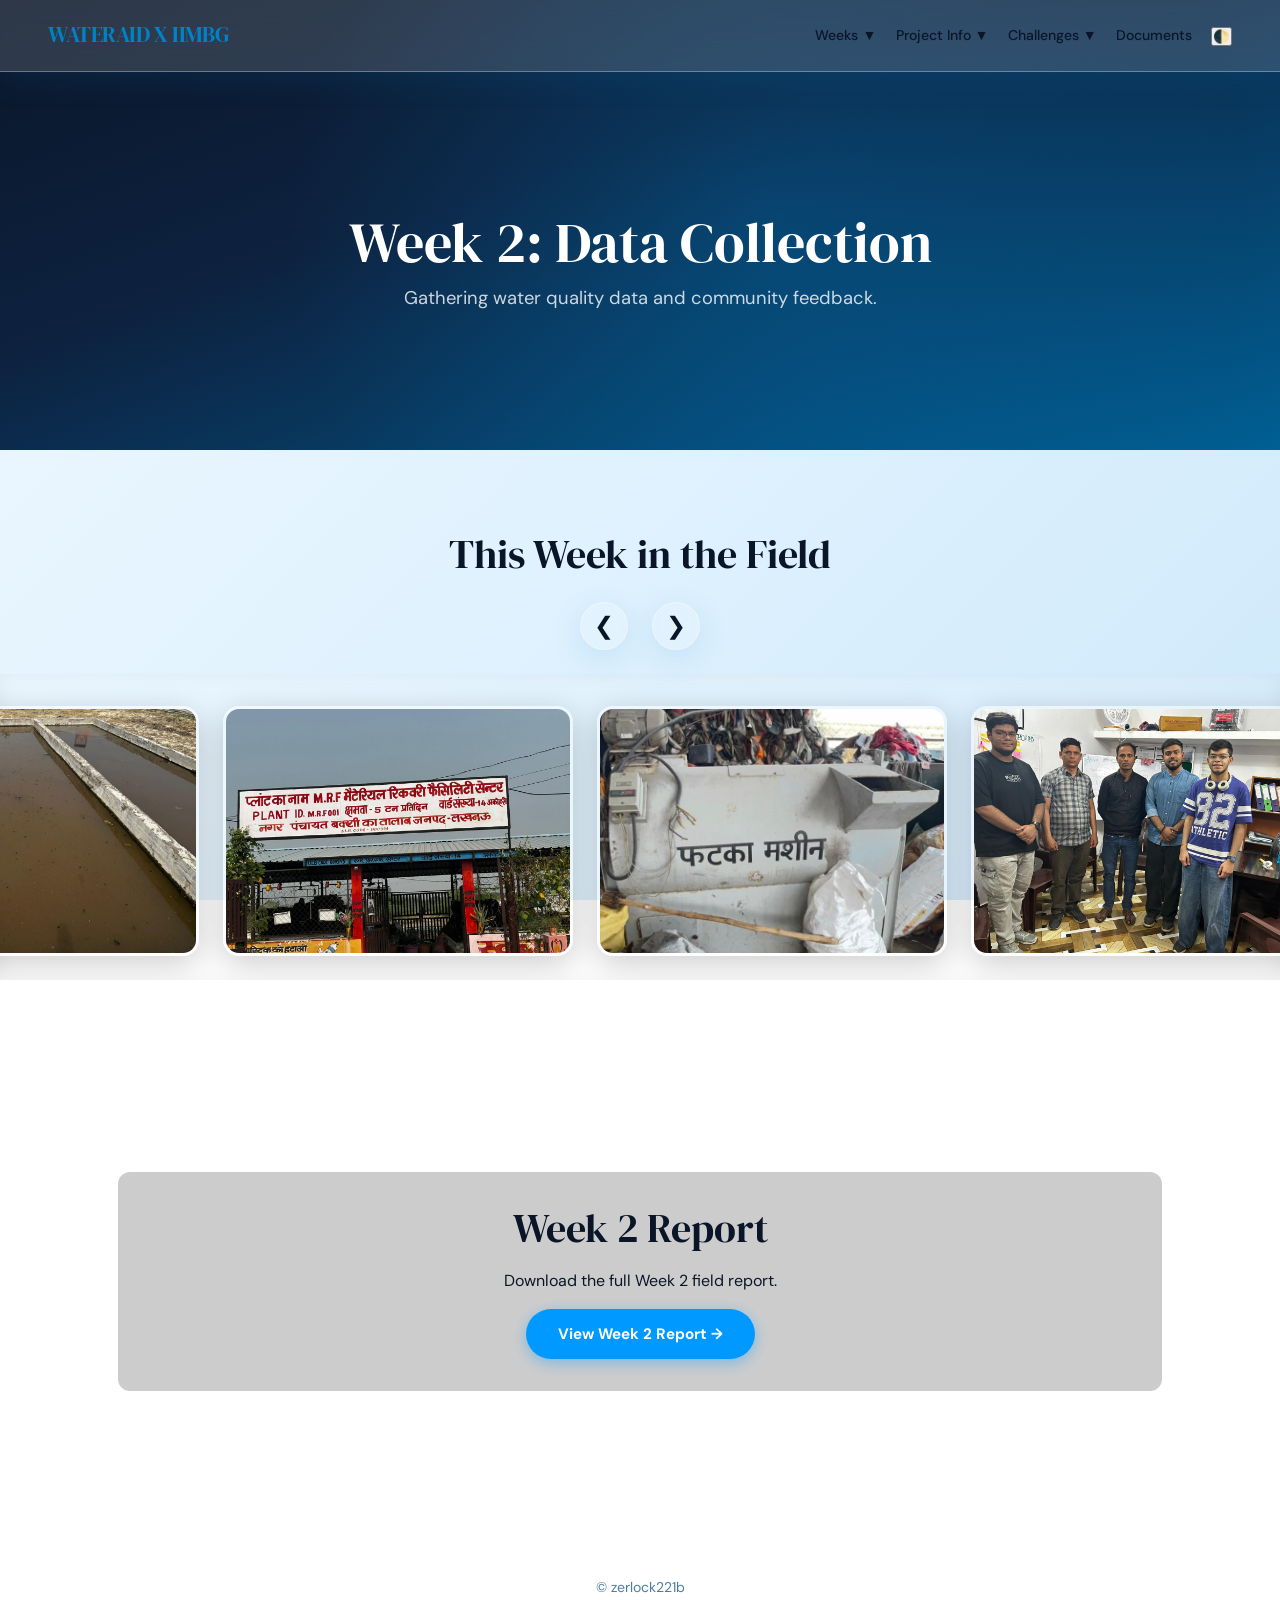
<file: week2.html>
<!DOCTYPE html>
<html lang="en">

<head>
    <meta charset="UTF-8">
    <meta name="viewport" content="width=device-width, initial-scale=1.0">
    <title>Week 2 - WaterAid Internship</title>

    <!-- Google Fonts: DM Serif Display + DM Sans -->
    <link rel="preconnect" href="https://fonts.googleapis.com">
    <link rel="preconnect" href="https://fonts.gstatic.com" crossorigin>
    <link
        href="https://fonts.googleapis.com/css2?family=DM+Sans:ital,opsz,wght@0,9..40,100..1000;1,9..40,100..1000&family=DM+Serif+Display:ital@0;1&display=swap"
        rel="stylesheet">

    <!-- Styles and Scripts -->
    <link rel="stylesheet" href="styles.css">
    <script src="script.js" defer></script>
</head>

<body>

    <!-- NAVBAR -->
    <nav class="navbar">
        <a href="index.html" class="logo">WATERAID X IIMBG</a>
        <ul class="nav-links">
            <li>
                <a href="#">Weeks ▼</a>
                <div class="dropdown">
                    <a href="week1.html">Week 1</a>
                    <a href="week2.html" class="highlight">Week 2</a>
                    <a href="week3.html">Week 3</a>
                    <a href="week4.html">Week 4</a>
                    <a href="week5.html" class="highlight">Week 5</a>
                    <a href="week6.html">Week 6</a>
                    <a href="week7.html">Week 7</a>
                    <a href="week8.html" class="highlight">Week 8</a>
                </div>
            </li>
            <li>
                <a href="#">Project Info ▼</a>
                <div class="dropdown">
                    <a href="bayer.html">Bayer</a>
                    <a href="viega.html">Viega</a>
                </div>
            </li>
            <li>
                <a href="#">Challenges ▼</a>
                <div class="dropdown">
                    <a href="technical_challenges.html">Technical Challenges</a>
                    <a href="policy_interventions.html">Policy Interventions</a>
                </div>
            </li>
            <li>
                <a href="documents.html">Documents</a>
            </li>
            <li>
                <button id="theme-toggle" aria-label="Toggle Theme">🌓</button>
            </li>
        </ul>
        <button class="hamburger" aria-label="Menu" aria-expanded="false">
            <span></span>
            <span></span>
            <span></span>
        </button>
    </nav>

    <!-- WEEK HERO BANNER -->
    <!-- WEEK 2: HERO START -->
    <section class="week-hero">
        <h1>Week 2: Data Collection</h1>
        <p class="week-hero-subtitle">Gathering water quality data and community feedback.</p>
    </section>
    <!-- WEEK 2: HERO END -->

    <!-- MAIN CONTENT -->
    <main class="container">

        <!-- 1. PHOTO CARD STACK SECTION -->
        <!-- WEEK 2: PHOTOS START -->
        <section class="section week-container" id="week2-photos">
            <h2 class="section-title">This Week in the Field</h2>

            <style>
                .marquee-controls {
                    display: flex;
                    justify-content: center;
                    gap: 1.5rem;
                    margin-top: 1.5rem;
                    position: relative;
                    z-index: 10;
                }

                .marquee-wrapper {
                    width: 100vw;
                    margin-left: 50%;
                    transform: translateX(-50%);
                    overflow-x: auto; /* Enable horizontal scrolling */
                    overflow-y: hidden;
                    white-space: nowrap;
                    background: var(--glass-bg);
                    padding: 2rem 0 1rem 0; /* Adjusted bottom pad for scrollbar */
                    margin-top: 1.5rem;
                    box-shadow: inset 0 0 20px rgba(0, 0, 0, 0.05);
                }

                /* Custom Scrollbar for Marquee */
                .marquee-wrapper::-webkit-scrollbar {
                    height: 10px;
                }
                .marquee-wrapper::-webkit-scrollbar-track {
                    background: var(--glass-border);
                    border-radius: 5px;
                    margin: 0 2rem;
                }
                .marquee-wrapper::-webkit-scrollbar-thumb {
                    background: var(--wa-blue);
                    border-radius: 5px;
                }

                .marquee-track {
                    display: inline-flex;
                    gap: 1.5rem;
                    padding-right: 1.5rem;
                    /* Removed will-change: transform */
                }

                .marquee-item {
                    flex-shrink: 0;
                    width: 350px;
                    /* Fixed width for uniform framing */
                    height: 250px;
                    border-radius: 16px;
                    overflow: hidden;
                    border: 3px solid var(--glass-border);
                    box-shadow: 0 8px 32px rgba(0, 0, 0, 0.2);
                    transition: transform 0.3s ease, border-color 0.3s ease;
                    background: var(--glass-bg);
                }

                .marquee-item:hover {
                    transform: scale(1.05);
                    border-color: var(--wa-blue);
                }

                .marquee-item img {
                    width: 100%;
                    height: 100%;
                    object-fit: cover;
                }
            </style>

            <div class="marquee-controls">
                <button id="marqueeRev" class="carousel-btn" aria-label="Move Backwards">❮</button>
                <button id="marqueeFwd" class="carousel-btn" aria-label="Move Forwards">❯</button>
            </div>

            <div class="marquee-wrapper">
                <div class="marquee-track" id="marqueeTrack">
                    <!-- Images will be injected here via JS -->
                </div>
            </div>

            <script>
                // --- CONFIGURATION ---
                // Update this number when you add or remove photos from the folder.
                const TOTAL_PHOTOS = 36; // Set to the actual number of photos
                const WEEK_FOLDER = 'week2'; // Update this for week2, week3, etc.
                // ---------------------

                const track = document.getElementById('marqueeTrack');
                const wrapper = document.querySelector('.marquee-wrapper');

                if (TOTAL_PHOTOS === 0) {
                    track.innerHTML = '<div style="padding: 2rem; color: var(--text-muted); text-align: center; width: 100vw; font-style: italic;">No photos uploaded yet for this week.</div>';
                } else {
                    let html = '';
                    for (let i = 1; i <= TOTAL_PHOTOS; i++) {
                        html += `
                            <div class="marquee-item">
                                <img src="assets/${WEEK_FOLDER}/montage2/photo${i}.jpg" alt="Site Visit Photo" loading="lazy" onerror="this.parentElement.style.display='none';">
                            </div>
                        `;
                    }

                    // Duplicate the items to ensure a seamless infinite scroll loop
                    track.innerHTML = html + html;
                }

                let direction = -1; // -1 = Left (Forward), 1 = Right (Backward)
                let isPaused = false;
                let lastTime = 0;
                let exactScrollPosition = 0; // Tracks precise fractional pixel shifts

                // Duration for one full loop -> Reduced speed by 50% (81630ms)
                const DURATION_MS = 81630;

                function animateMarquee(time) {
                    if (!lastTime) lastTime = time;
                    const delta = time - lastTime;
                    lastTime = time;

                    // Prevent huge jumps if tab was suspended
                    if (delta > 0 && delta < 100 && !isPaused && TOTAL_PHOTOS > 0) {
                        const halfWidth = track.scrollWidth / 2;
                        const speed = halfWidth / DURATION_MS;

                        // If user moved the scrollbar manually, sync the exactScrollPosition to match wrapper
                        if (Math.abs(wrapper.scrollLeft - exactScrollPosition) > 2) {
                            exactScrollPosition = wrapper.scrollLeft;
                        }

                        // Adjust based on direction (-1 is moving items to the left, which means scrollbar moves right)
                        exactScrollPosition += speed * delta * (direction === -1 ? 1 : -1);

                        // Infinite loop logic based on scrollLeft
                        if (exactScrollPosition >= halfWidth) {
                            exactScrollPosition -= halfWidth;
                        } else if (exactScrollPosition <= 0) {
                            exactScrollPosition += halfWidth;
                        }

                        wrapper.scrollLeft = exactScrollPosition;
                    }

                    requestAnimationFrame(animateMarquee);
                }

                if (TOTAL_PHOTOS > 0) {
                    requestAnimationFrame(animateMarquee);
                }

                // Hover pausing
                wrapper.addEventListener('mouseenter', () => isPaused = true);
                wrapper.addEventListener('mouseleave', () => isPaused = false);
                
                // Allow pausing on touch/scroll for mobile users
                wrapper.addEventListener('touchstart', () => isPaused = true);
                wrapper.addEventListener('touchend', () => isPaused = false);

                // Direction toggles
                document.getElementById('marqueeRev').addEventListener('click', () => {
                    direction = 1; // Move backward
                });

                document.getElementById('marqueeFwd').addEventListener('click', () => {
                    direction = -1; // Move forward
                });
            </script>
        </section>
        <!-- WEEK 2: PHOTOS END -->

        <!-- 2. ACHIEVEMENTS SECTION -->
        <!-- WEEK 2: ACHIEVEMENTS START -->
        <!-- ACHIEVEMENTS REMOVED -->
        <!-- WEEK 2: ACHIEVEMENTS END -->

        <!-- 3. CHALLENGES SECTION REMOVED -->
        <!-- 4. VIDEO SECTION REMOVED -->

        <!-- 5. REPORT SECTION -->
        <!-- WEEK 2: REPORT START -->
        <section class="section week-container" id="week2-report">
            <div class="report-section report-active"
                style="text-align:center; padding: 2rem; background: rgba(0,0,0,0.2); border-radius: 12px; margin-top: 2rem;">
                <h2 class="section-title">Week 2 Report</h2>
                <p>Download the full Week 2 field report.</p>
                <a class="report-btn"
                    href="https://iimbodhgaya-my.sharepoint.com/:w:/g/personal/md_zakirnaseem2029i_iimbodhgaya_onmicrosoft_com/IQD79DpPSRB2SqXRZ-jIFkobAcWTW733rf9LXSnz0mgq3c4?e=llkLAJ"
                    target="_blank" rel="noopener noreferrer"
                    style="display:inline-block; padding: 0.8rem 2rem; background: #0099ff; color: white; border-radius: 999px; text-decoration: none; font-weight: bold; margin-top: 1rem; box-shadow: 0 4px 15px rgba(0,153,255,0.4); transition: transform 0.2s;">View
                    Week 2 Report →</a>
            </div>
        </section>
        <!-- WEEK 2: REPORT END -->

    </main>

    <!-- FOOTER -->
    <footer class="footer">
        <p>© zerlock221b</p>
    </footer>

</body>

</html>
</file>
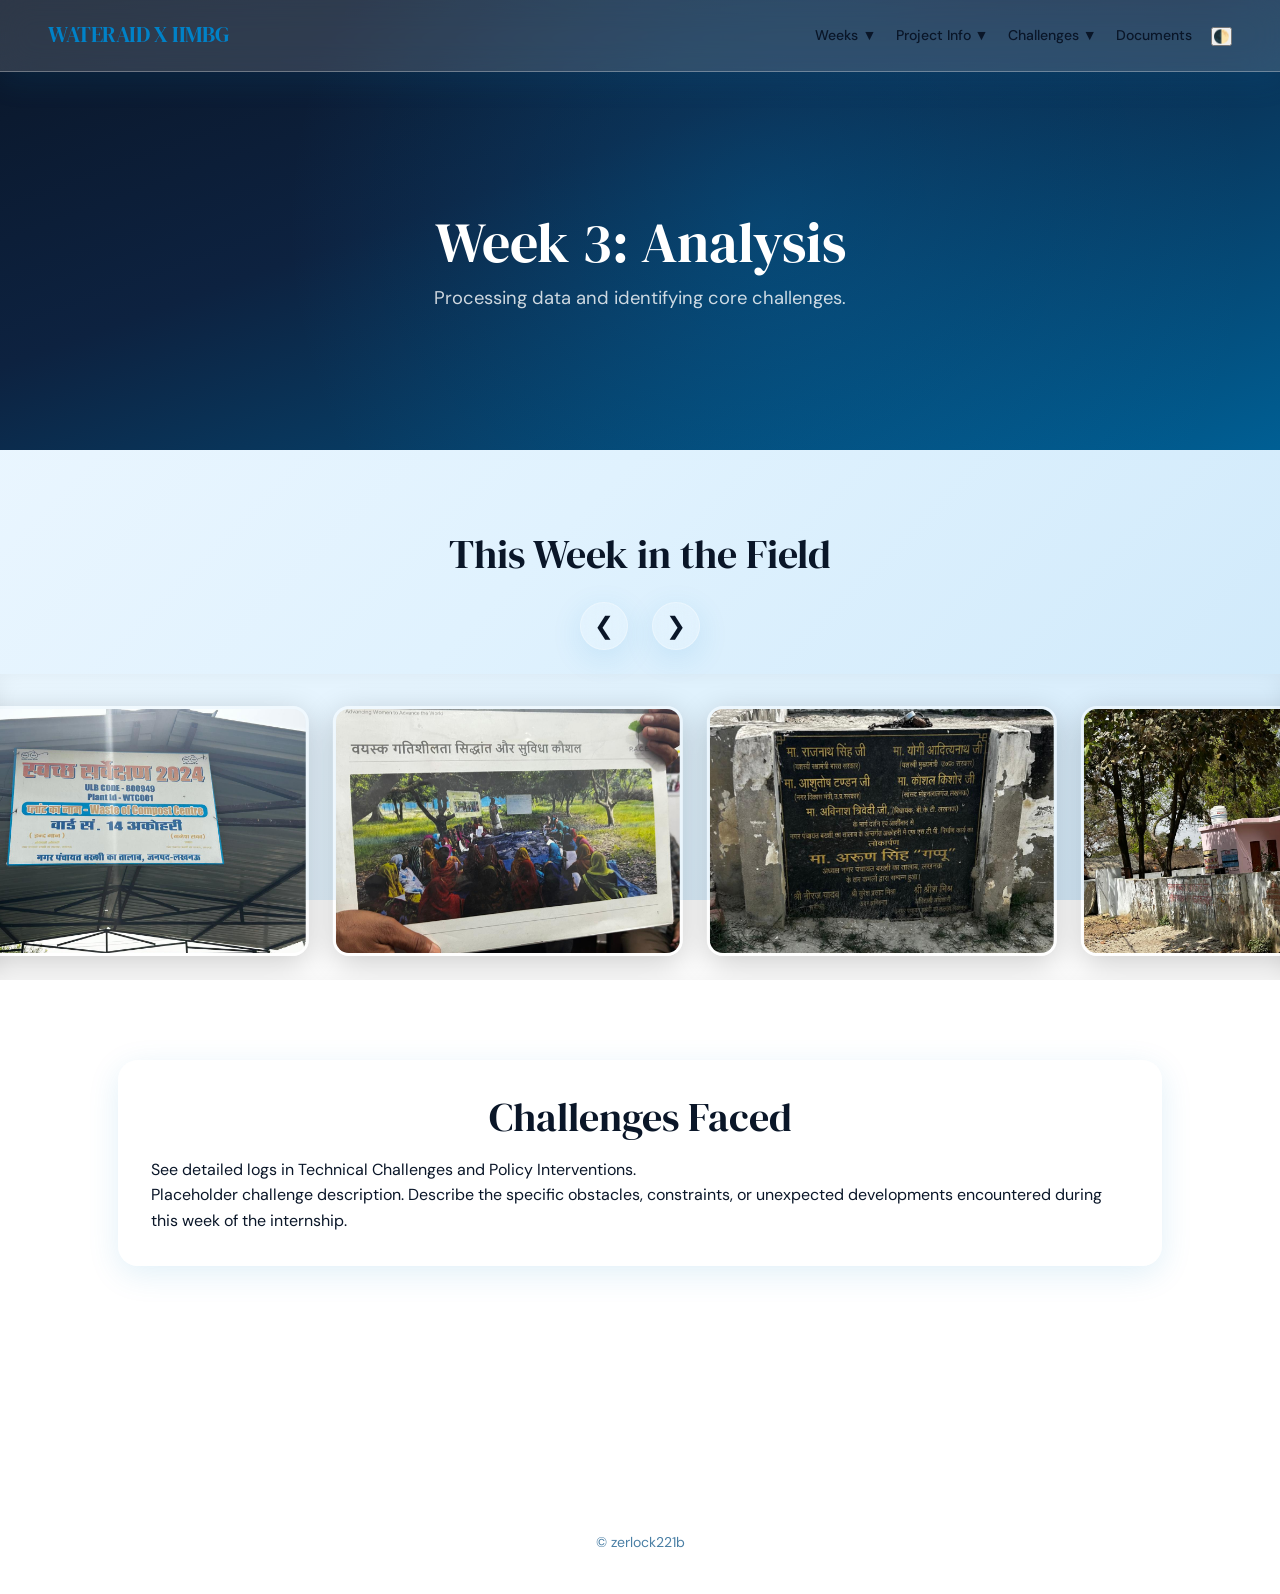
<file: week3.html>
<!DOCTYPE html>
<html lang="en">

<head>
    <meta charset="UTF-8">
    <meta name="viewport" content="width=device-width, initial-scale=1.0">
    <title>Week 3 - WaterAid Internship</title>

    <!-- Google Fonts: DM Serif Display + DM Sans -->
    <link rel="preconnect" href="https://fonts.googleapis.com">
    <link rel="preconnect" href="https://fonts.gstatic.com" crossorigin>
    <link
        href="https://fonts.googleapis.com/css2?family=DM+Sans:ital,opsz,wght@0,9..40,100..1000;1,9..40,100..1000&family=DM+Serif+Display:ital@0;1&display=swap"
        rel="stylesheet">

    <!-- Styles and Scripts -->
    <link rel="stylesheet" href="styles.css">
    <script src="script.js" defer></script>
</head>

<body>

    <!-- NAVBAR -->
    <nav class="navbar">
        <a href="index.html" class="logo">WATERAID X IIMBG</a>
        <ul class="nav-links">
            <li>
                <a href="#">Weeks ▼</a>
                <div class="dropdown">
                    <a href="week1.html">Week 1</a>
                    <a href="week2.html" class="highlight">Week 2</a>
                    <a href="week3.html">Week 3</a>
                    <a href="week4.html">Week 4</a>
                    <a href="week5.html" class="highlight">Week 5</a>
                    <a href="week6.html">Week 6</a>
                    <a href="week7.html">Week 7</a>
                    <a href="week8.html" class="highlight">Week 8</a>
                </div>
            </li>
            <li>
                <a href="#">Project Info ▼</a>
                <div class="dropdown">
                    <a href="bayer.html">Bayer</a>
                    <a href="viega.html">Viega</a>
                </div>
            </li>
            <li>
                <a href="#">Challenges ▼</a>
                <div class="dropdown">
                    <a href="technical_challenges.html">Technical Challenges</a>
                    <a href="policy_interventions.html">Policy Interventions</a>
                </div>
            </li>
            <li>
                <a href="documents.html">Documents</a>
            </li>
            <li>
                <button id="theme-toggle" aria-label="Toggle Theme">🌓</button>
            </li>
        </ul>
        <button class="hamburger" aria-label="Menu" aria-expanded="false">
            <span></span>
            <span></span>
            <span></span>
        </button>
    </nav>

    <!-- WEEK HERO BANNER -->
    <!-- WEEK 3: HERO START -->
    <section class="week-hero">
        <h1>Week 3: Analysis</h1>
        <p class="week-hero-subtitle">Processing data and identifying core challenges.</p>
    </section>
    <!-- WEEK 3: HERO END -->

    <!-- MAIN CONTENT -->
    <main class="container">

        <!-- 1. PHOTO CARD STACK SECTION -->
        <!-- WEEK 3: PHOTOS START -->
        <section class="section week-container" id="week3-photos">
            <h2 class="section-title">This Week in the Field</h2>

            <style>
                .marquee-controls {
                    display: flex;
                    justify-content: center;
                    gap: 1.5rem;
                    margin-top: 1.5rem;
                    position: relative;
                    z-index: 10;
                }

                .marquee-wrapper {
                    width: 100vw;
                    margin-left: 50%;
                    transform: translateX(-50%);
                    overflow-x: auto; /* Enable horizontal scrolling */
                    overflow-y: hidden;
                    white-space: nowrap;
                    background: var(--glass-bg);
                    padding: 2rem 0 1rem 0; /* Adjusted bottom pad for scrollbar */
                    margin-top: 1.5rem;
                    box-shadow: inset 0 0 20px rgba(0, 0, 0, 0.05);
                }

                /* Custom Scrollbar for Marquee */
                .marquee-wrapper::-webkit-scrollbar {
                    height: 10px;
                }
                .marquee-wrapper::-webkit-scrollbar-track {
                    background: var(--glass-border);
                    border-radius: 5px;
                    margin: 0 2rem;
                }
                .marquee-wrapper::-webkit-scrollbar-thumb {
                    background: var(--wa-blue);
                    border-radius: 5px;
                }

                .marquee-track {
                    display: inline-flex;
                    gap: 1.5rem;
                    padding-right: 1.5rem;
                    /* Removed will-change: transform */
                }

                .marquee-item {
                    flex-shrink: 0;
                    width: 350px;
                    /* Fixed width for uniform framing */
                    height: 250px;
                    border-radius: 16px;
                    overflow: hidden;
                    border: 3px solid var(--glass-border);
                    box-shadow: 0 8px 32px rgba(0, 0, 0, 0.2);
                    transition: transform 0.3s ease, border-color 0.3s ease;
                    background: var(--glass-bg);
                }

                .marquee-item:hover {
                    transform: scale(1.05);
                    border-color: var(--wa-blue);
                }

                .marquee-item img {
                    width: 100%;
                    height: 100%;
                    object-fit: cover;
                }
            </style>

            <div class="marquee-controls">
                <button id="marqueeRev" class="carousel-btn" aria-label="Move Backwards">❮</button>
                <button id="marqueeFwd" class="carousel-btn" aria-label="Move Forwards">❯</button>
            </div>

            <div class="marquee-wrapper">
                <div class="marquee-track" id="marqueeTrack">
                    <!-- Images will be injected here via JS -->
                </div>
            </div>

            <script>
                // --- CONFIGURATION ---
                // Update this number when you add or remove photos from the folder.
                const TOTAL_PHOTOS = 11; // Set to the actual number of photos
                const WEEK_FOLDER = 'week3'; // Update this for week2, week3, etc.
                // ---------------------

                const track = document.getElementById('marqueeTrack');
                const wrapper = document.querySelector('.marquee-wrapper');

                if (TOTAL_PHOTOS === 0) {
                    track.innerHTML = '<div style="padding: 2rem; color: var(--text-muted); text-align: center; width: 100vw; font-style: italic;">No photos uploaded yet for this week.</div>';
                } else {
                    let html = '';
                    for (let i = 1; i <= TOTAL_PHOTOS; i++) {
                        html += `
                            <div class="marquee-item">
                                <img src="assets/${WEEK_FOLDER}/montage3/photo${i}.jpg" alt="Site Visit Photo" loading="lazy" onerror="this.parentElement.style.display='none';">
                            </div>
                        `;
                    }

                    // Duplicate the items to ensure a seamless infinite scroll loop
                    track.innerHTML = html + html;
                }

                let position = 0;
                let direction = -1; // -1 = Left (Forward), 1 = Right (Backward)
                let isPaused = false;
                let lastTime = 0;

                // Duration for one full loop -> Reduced speed by 50% (81630ms)
                const DURATION_MS = 81630;

                function animateMarquee(time) {
                    if (!lastTime) lastTime = time;
                    const delta = time - lastTime;
                    lastTime = time;

                    // Prevent huge jumps if tab was suspended
                    if (delta > 0 && delta < 100 && !isPaused && TOTAL_PHOTOS > 0) {
                        const halfWidth = track.scrollWidth / 2;
                        const speed = halfWidth / DURATION_MS;

                        position += speed * delta * direction;

                        if (position <= -halfWidth) {
                            position += halfWidth;
                        } else if (position > 0) {
                            position -= halfWidth;
                        }

                        track.style.transform = `translateX(${position}px)`;
                    }

                    requestAnimationFrame(animateMarquee);
                }

                if (TOTAL_PHOTOS > 0) {
                    requestAnimationFrame(animateMarquee);
                }

                // Hover pausing
                wrapper.addEventListener('mouseenter', () => isPaused = true);
                wrapper.addEventListener('mouseleave', () => isPaused = false);

                // Direction toggles
                document.getElementById('marqueeRev').addEventListener('click', () => {
                    direction = 1; // Move backward
                });

                document.getElementById('marqueeFwd').addEventListener('click', () => {
                    direction = -1; // Move forward
                });
            </script>
        </section>
        <!-- WEEK 3: PHOTOS END -->

        <!-- 2. ACHIEVEMENTS SECTION -->
        <!-- WEEK 3: ACHIEVEMENTS START -->
        <!-- ACHIEVEMENTS REMOVED -->
        <!-- WEEK 3: ACHIEVEMENTS END -->

        <!-- 3. CHALLENGES SECTION -->
        <!-- WEEK 3: CHALLENGES START -->
        <section class="section week-container glass-panel" id="week3-challenges">
            <h2 class="section-title">Challenges Faced</h2>
            <p>
                See detailed logs in
                <a href="technical_challenges.html">Technical Challenges</a>
                and
                <a href="policy_interventions.html">Policy Interventions</a>.
            </p>
            <p>Placeholder challenge description. Describe the specific obstacles, constraints, or
                unexpected developments encountered during this week of the internship.</p>
        </section>
        <!-- WEEK 3: CHALLENGES END -->

        <!-- 5. REPORT SECTION -->
        <!-- WEEK 3: REPORT START -->
        <section class="section week-container" id="week3-report">
            <div class="report-section">
                <h2 class="section-title">Week 3 Report</h2>
                <p>Download the full Week 3 field report.</p>
                <a class="report-btn" href="#">Download Week 3 Report →</a>
            </div>
        </section>
        <!-- WEEK 3: REPORT END -->

    </main>

    <!-- FOOTER -->
    <footer class="footer">
        <p>© zerlock221b</p>
    </footer>

</body>

</html>
</file>
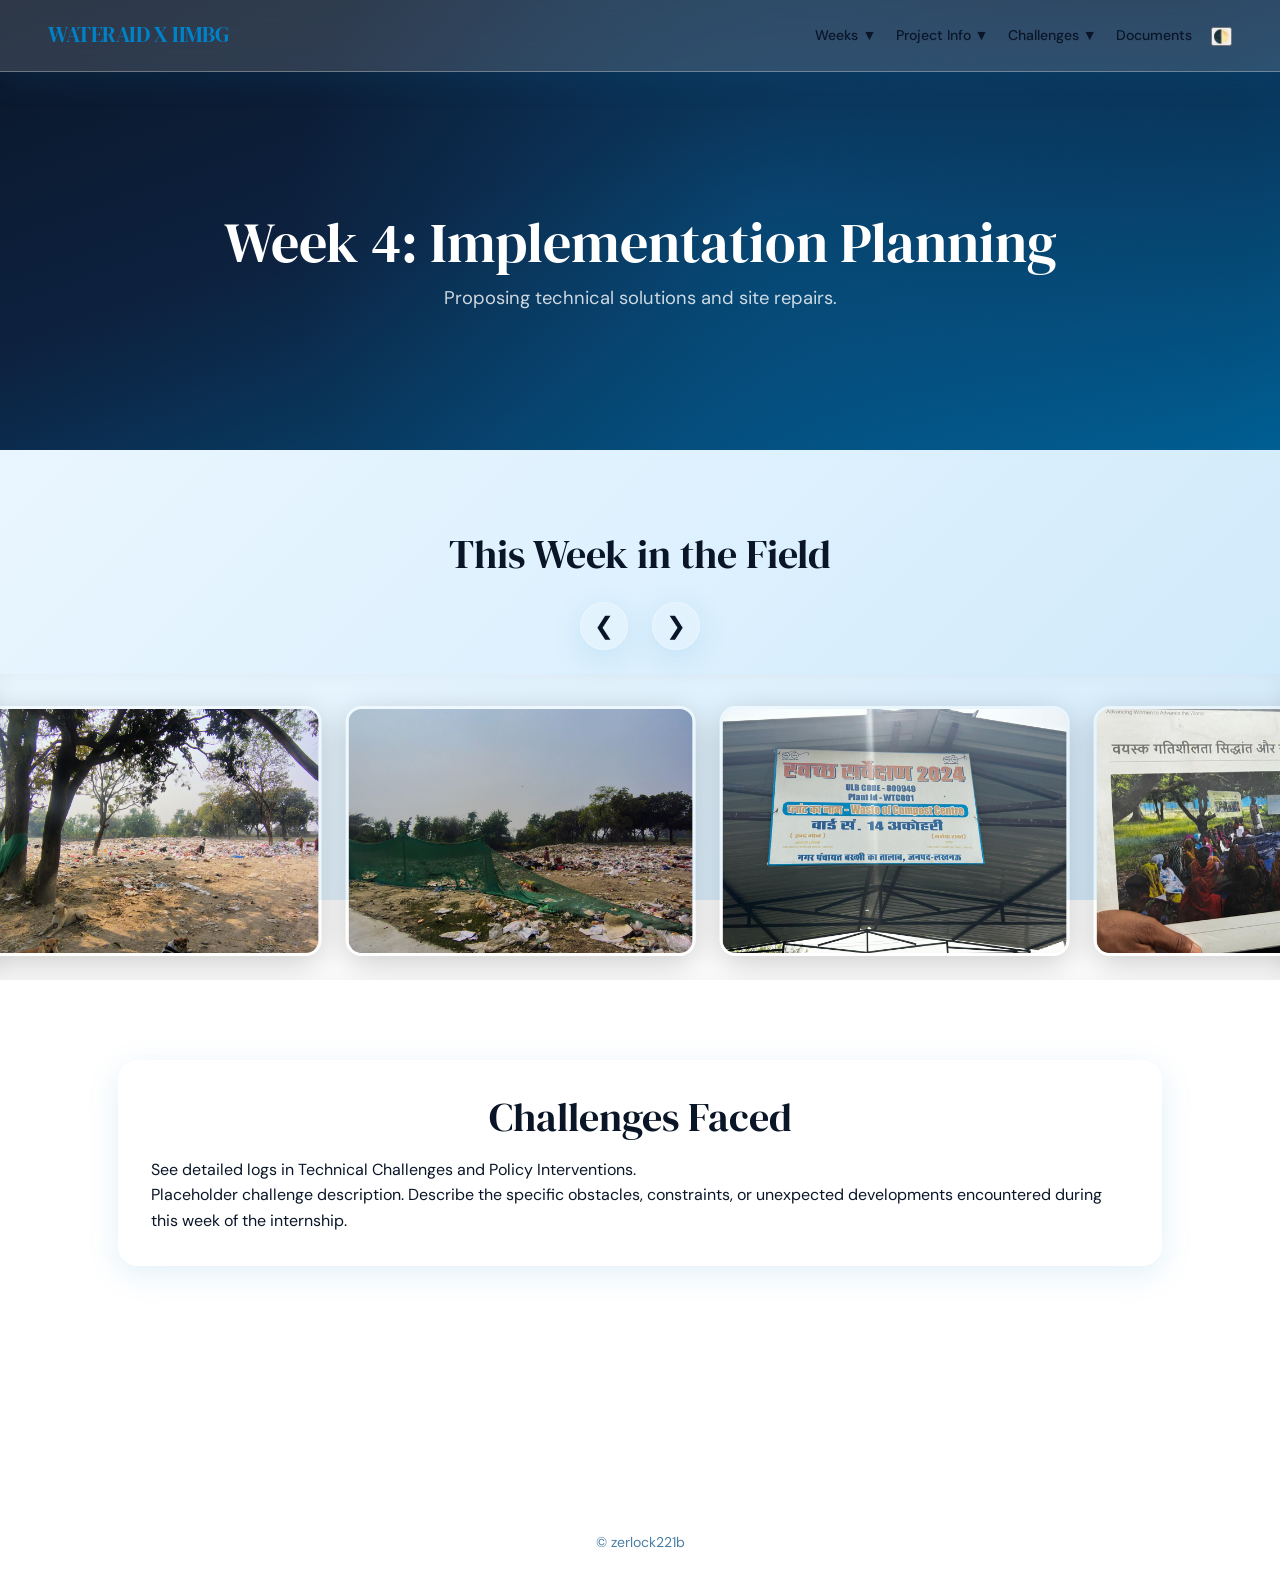
<file: week4.html>
<!DOCTYPE html>
<html lang="en">

<head>
    <meta charset="UTF-8">
    <meta name="viewport" content="width=device-width, initial-scale=1.0">
    <title>Week 4 - WaterAid Internship</title>

    <!-- Google Fonts: DM Serif Display + DM Sans -->
    <link rel="preconnect" href="https://fonts.googleapis.com">
    <link rel="preconnect" href="https://fonts.gstatic.com" crossorigin>
    <link
        href="https://fonts.googleapis.com/css2?family=DM+Sans:ital,opsz,wght@0,9..40,100..1000;1,9..40,100..1000&family=DM+Serif+Display:ital@0;1&display=swap"
        rel="stylesheet">

    <!-- Styles and Scripts -->
    <link rel="stylesheet" href="styles.css">
    <script src="script.js" defer></script>
</head>

<body>

    <!-- NAVBAR -->
    <nav class="navbar">
        <a href="index.html" class="logo">WATERAID X IIMBG</a>
        <ul class="nav-links">
            <li>
                <a href="#">Weeks ▼</a>
                <div class="dropdown">
                    <a href="week1.html">Week 1</a>
                    <a href="week2.html" class="highlight">Week 2</a>
                    <a href="week3.html">Week 3</a>
                    <a href="week4.html">Week 4</a>
                    <a href="week5.html" class="highlight">Week 5</a>
                    <a href="week6.html">Week 6</a>
                    <a href="week7.html">Week 7</a>
                    <a href="week8.html" class="highlight">Week 8</a>
                </div>
            </li>
            <li>
                <a href="#">Project Info ▼</a>
                <div class="dropdown">
                    <a href="bayer.html">Bayer</a>
                    <a href="viega.html">Viega</a>
                </div>
            </li>
            <li>
                <a href="#">Challenges ▼</a>
                <div class="dropdown">
                    <a href="technical_challenges.html">Technical Challenges</a>
                    <a href="policy_interventions.html">Policy Interventions</a>
                </div>
            </li>
            <li>
                <a href="documents.html">Documents</a>
            </li>
            <li>
                <button id="theme-toggle" aria-label="Toggle Theme">🌓</button>
            </li>
        </ul>
        <button class="hamburger" aria-label="Menu" aria-expanded="false">
            <span></span>
            <span></span>
            <span></span>
        </button>
    </nav>

    <!-- WEEK HERO BANNER -->
    <!-- WEEK 4: HERO START -->
    <section class="week-hero">
        <h1>Week 4: Implementation Planning</h1>
        <p class="week-hero-subtitle">Proposing technical solutions and site repairs.</p>
    </section>
    <!-- WEEK 4: HERO END -->

    <!-- MAIN CONTENT -->
    <main class="container">

        <!-- 1. PHOTO CARD STACK SECTION -->
        <!-- WEEK 4: PHOTOS START -->
        <section class="section week-container" id="week4-photos">
            <h2 class="section-title">This Week in the Field</h2>

            <style>
                .marquee-controls {
                    display: flex;
                    justify-content: center;
                    gap: 1.5rem;
                    margin-top: 1.5rem;
                    position: relative;
                    z-index: 10;
                }

                .marquee-wrapper {
                    width: 100vw;
                    margin-left: 50%;
                    transform: translateX(-50%);
                    overflow-x: auto;
                    /* Enable horizontal scrolling */
                    overflow-y: hidden;
                    white-space: nowrap;
                    background: var(--glass-bg);
                    padding: 2rem 0 1rem 0;
                    /* Adjusted bottom pad for scrollbar */
                    margin-top: 1.5rem;
                    box-shadow: inset 0 0 20px rgba(0, 0, 0, 0.05);
                }

                /* Custom Scrollbar for Marquee */
                .marquee-wrapper::-webkit-scrollbar {
                    height: 10px;
                }

                .marquee-wrapper::-webkit-scrollbar-track {
                    background: var(--glass-border);
                    border-radius: 5px;
                    margin: 0 2rem;
                }

                .marquee-wrapper::-webkit-scrollbar-thumb {
                    background: var(--wa-blue);
                    border-radius: 5px;
                }

                .marquee-track {
                    display: inline-flex;
                    gap: 1.5rem;
                    padding-right: 1.5rem;
                    /* Removed will-change: transform */
                }

                .marquee-item {
                    flex-shrink: 0;
                    width: 350px;
                    /* Fixed width for uniform framing */
                    height: 250px;
                    border-radius: 16px;
                    overflow: hidden;
                    border: 3px solid var(--glass-border);
                    box-shadow: 0 8px 32px rgba(0, 0, 0, 0.2);
                    transition: transform 0.3s ease, border-color 0.3s ease;
                    background: var(--glass-bg);
                }

                .marquee-item:hover {
                    transform: scale(1.05);
                    border-color: var(--wa-blue);
                }

                .marquee-item img {
                    width: 100%;
                    height: 100%;
                    object-fit: cover;
                }
            </style>

            <div class="marquee-controls">
                <button id="marqueeRev" class="carousel-btn" aria-label="Move Backwards">❮</button>
                <button id="marqueeFwd" class="carousel-btn" aria-label="Move Forwards">❯</button>
            </div>

            <div class="marquee-wrapper">
                <div class="marquee-track" id="marqueeTrack">
                    <!-- Images will be injected here via JS -->
                </div>
            </div>

            <script>
                // --- CONFIGURATION ---
                // Update this number when you add or remove photos from the folder.
                const TOTAL_PHOTOS = 12; // Set to the actual number of photos
                const WEEK_FOLDER = 'week4'; // Update this for week2, week3, etc.
                // ---------------------

                const track = document.getElementById('marqueeTrack');
                const wrapper = document.querySelector('.marquee-wrapper');

                if (TOTAL_PHOTOS === 0) {
                    track.innerHTML = '<div style="padding: 2rem; color: var(--text-muted); text-align: center; width: 100vw; font-style: italic;">No photos uploaded yet for this week.</div>';
                } else {
                    let html = '';
                    for (let i = 1; i <= TOTAL_PHOTOS; i++) {
                        html += `
                            <div class="marquee-item">
                                <img src="assets/${WEEK_FOLDER}/montage4/photo${i}.jpg" alt="Site Visit Photo" loading="lazy" onerror="this.parentElement.style.display='none';">
                            </div>
                        `;
                    }

                    // Duplicate the items to ensure a seamless infinite scroll loop
                    track.innerHTML = html + html;
                }

                let position = 0;
                let direction = -1; // -1 = Left (Forward), 1 = Right (Backward)
                let isPaused = false;
                let lastTime = 0;

                // Duration for one full loop -> Reduced speed by 50% (81630ms)
                const DURATION_MS = 81630;

                function animateMarquee(time) {
                    if (!lastTime) lastTime = time;
                    const delta = time - lastTime;
                    lastTime = time;

                    // Prevent huge jumps if tab was suspended
                    if (delta > 0 && delta < 100 && !isPaused && TOTAL_PHOTOS > 0) {
                        const halfWidth = track.scrollWidth / 2;
                        const speed = halfWidth / DURATION_MS;

                        position += speed * delta * direction;

                        if (position <= -halfWidth) {
                            position += halfWidth;
                        } else if (position > 0) {
                            position -= halfWidth;
                        }

                        track.style.transform = `translateX(${position}px)`;
                    }

                    requestAnimationFrame(animateMarquee);
                }

                if (TOTAL_PHOTOS > 0) {
                    requestAnimationFrame(animateMarquee);
                }

                // Hover pausing
                wrapper.addEventListener('mouseenter', () => isPaused = true);
                wrapper.addEventListener('mouseleave', () => isPaused = false);

                // Direction toggles
                document.getElementById('marqueeRev').addEventListener('click', () => {
                    direction = 1; // Move backward
                });

                document.getElementById('marqueeFwd').addEventListener('click', () => {
                    direction = -1; // Move forward
                });
            </script>
        </section>
        <!-- WEEK 4: PHOTOS END -->

        <!-- 2. ACHIEVEMENTS SECTION -->
        <!-- WEEK 4: ACHIEVEMENTS START -->
        <!-- ACHIEVEMENTS REMOVED -->
        <!-- WEEK 4: ACHIEVEMENTS END -->

        <!-- 3. CHALLENGES SECTION -->
        <!-- WEEK 4: CHALLENGES START -->
        <section class="section week-container glass-panel" id="week4-challenges">
            <h2 class="section-title">Challenges Faced</h2>
            <p>
                See detailed logs in
                <a href="technical_challenges.html">Technical Challenges</a>
                and
                <a href="policy_interventions.html">Policy Interventions</a>.
            </p>
            <p>Placeholder challenge description. Describe the specific obstacles, constraints, or
                unexpected developments encountered during this week of the internship.</p>
        </section>
        <!-- WEEK 4: CHALLENGES END -->

        <!-- 5. REPORT SECTION -->
        <!-- WEEK 4: REPORT START -->
        <section class="section week-container" id="week4-report">
            <div class="report-section">
                <h2 class="section-title">Week 4 Report</h2>
                <p>Download the full Week 4 field report.</p>
                <a class="report-btn" href="#">Download Week 4 Report →</a>
            </div>
        </section>
        <!-- WEEK 4: REPORT END -->

    </main>

    <!-- FOOTER -->
    <footer class="footer">
        <p>© zerlock221b</p>
    </footer>

</body>

</html>
</file>
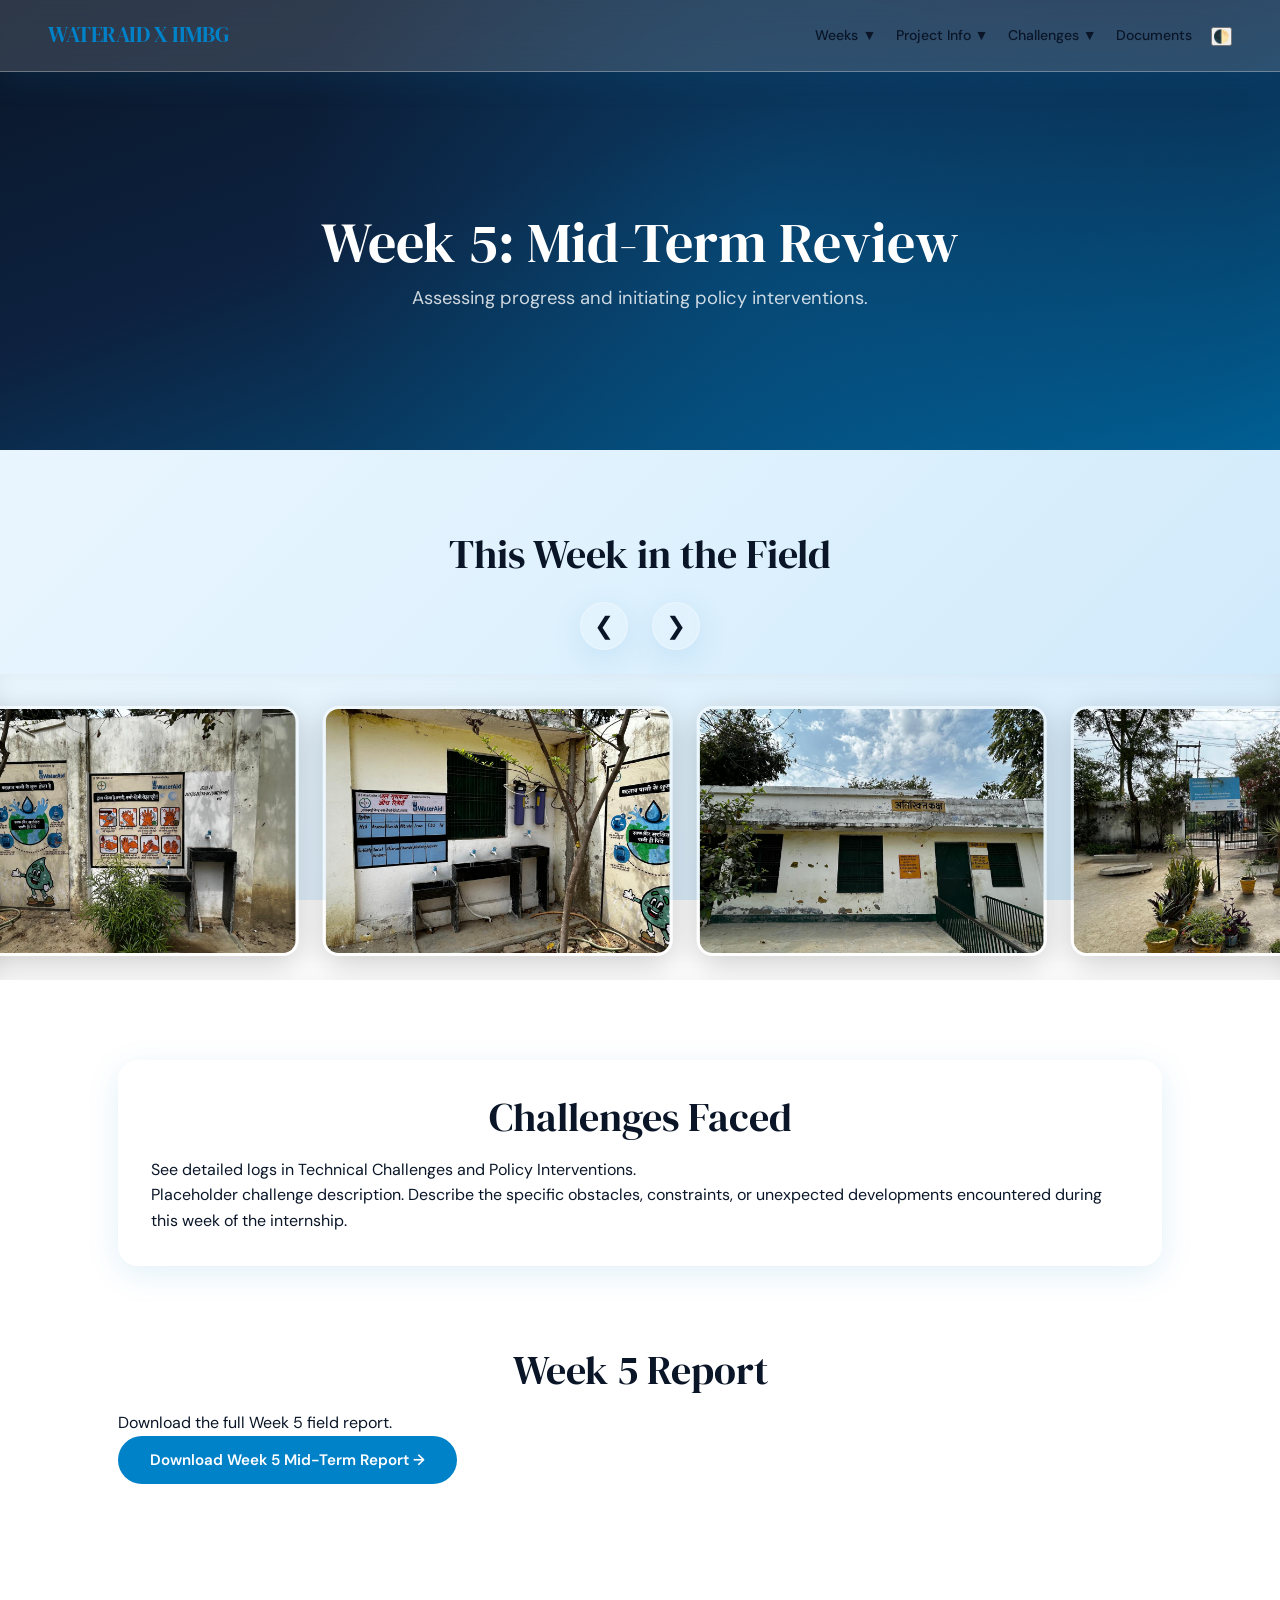
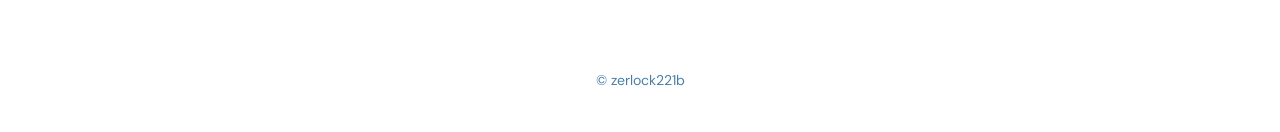
<file: week5.html>
<!DOCTYPE html>
<html lang="en">

<head>
    <meta charset="UTF-8">
    <meta name="viewport" content="width=device-width, initial-scale=1.0">
    <title>Week 5 - WaterAid Internship</title>

    <!-- Google Fonts: DM Serif Display + DM Sans -->
    <link rel="preconnect" href="https://fonts.googleapis.com">
    <link rel="preconnect" href="https://fonts.gstatic.com" crossorigin>
    <link
        href="https://fonts.googleapis.com/css2?family=DM+Sans:ital,opsz,wght@0,9..40,100..1000;1,9..40,100..1000&family=DM+Serif+Display:ital@0;1&display=swap"
        rel="stylesheet">

    <!-- Styles and Scripts -->
    <link rel="stylesheet" href="styles.css">
    <script src="script.js" defer></script>
</head>

<body>

    <!-- NAVBAR -->
    <nav class="navbar">
        <a href="index.html" class="logo">WATERAID X IIMBG</a>
        <ul class="nav-links">
            <li>
                <a href="#">Weeks ▼</a>
                <div class="dropdown">
                    <a href="week1.html">Week 1</a>
                    <a href="week2.html" class="highlight">Week 2</a>
                    <a href="week3.html">Week 3</a>
                    <a href="week4.html">Week 4</a>
                    <a href="week5.html" class="highlight">Week 5</a>
                    <a href="week6.html">Week 6</a>
                    <a href="week7.html">Week 7</a>
                    <a href="week8.html" class="highlight">Week 8</a>
                </div>
            </li>
            <li>
                <a href="#">Project Info ▼</a>
                <div class="dropdown">
                    <a href="bayer.html">Bayer</a>
                    <a href="viega.html">Viega</a>
                </div>
            </li>
            <li>
                <a href="#">Challenges ▼</a>
                <div class="dropdown">
                    <a href="technical_challenges.html">Technical Challenges</a>
                    <a href="policy_interventions.html">Policy Interventions</a>
                </div>
            </li>
            <li>
                <a href="documents.html">Documents</a>
            </li>
            <li>
                <button id="theme-toggle" aria-label="Toggle Theme">🌓</button>
            </li>
        </ul>
        <button class="hamburger" aria-label="Menu" aria-expanded="false">
            <span></span>
            <span></span>
            <span></span>
        </button>
    </nav>

    <!-- WEEK HERO BANNER -->
    <!-- WEEK 5: HERO START -->
    <section class="week-hero">
        <h1>Week 5: Mid-Term Review</h1>
        <p class="week-hero-subtitle">Assessing progress and initiating policy interventions.</p>
    </section>
    <!-- WEEK 5: HERO END -->

    <!-- MAIN CONTENT -->
    <main class="container">

        <!-- 1. PHOTO CARD STACK SECTION -->
        <!-- WEEK 5: PHOTOS START -->
        <section class="section week-container" id="week5-photos">
            <h2 class="section-title">This Week in the Field</h2>

            <style>
                .marquee-controls {
                    display: flex;
                    justify-content: center;
                    gap: 1.5rem;
                    margin-top: 1.5rem;
                    position: relative;
                    z-index: 10;
                }

                .marquee-wrapper {
                    width: 100vw;
                    margin-left: 50%;
                    transform: translateX(-50%);
                    overflow-x: auto; /* Enable horizontal scrolling */
                    overflow-y: hidden;
                    white-space: nowrap;
                    background: var(--glass-bg);
                    padding: 2rem 0 1rem 0; /* Adjusted bottom pad for scrollbar */
                    margin-top: 1.5rem;
                    box-shadow: inset 0 0 20px rgba(0, 0, 0, 0.05);
                }

                /* Custom Scrollbar for Marquee */
                .marquee-wrapper::-webkit-scrollbar {
                    height: 10px;
                }
                .marquee-wrapper::-webkit-scrollbar-track {
                    background: var(--glass-border);
                    border-radius: 5px;
                    margin: 0 2rem;
                }
                .marquee-wrapper::-webkit-scrollbar-thumb {
                    background: var(--wa-blue);
                    border-radius: 5px;
                }

                .marquee-track {
                    display: inline-flex;
                    gap: 1.5rem;
                    padding-right: 1.5rem;
                    /* Removed will-change: transform */
                }

                .marquee-item {
                    flex-shrink: 0;
                    width: 350px;
                    /* Fixed width for uniform framing */
                    height: 250px;
                    border-radius: 16px;
                    overflow: hidden;
                    border: 3px solid var(--glass-border);
                    box-shadow: 0 8px 32px rgba(0, 0, 0, 0.2);
                    transition: transform 0.3s ease, border-color 0.3s ease;
                    background: var(--glass-bg);
                }

                .marquee-item:hover {
                    transform: scale(1.05);
                    border-color: var(--wa-blue);
                }

                .marquee-item img {
                    width: 100%;
                    height: 100%;
                    object-fit: cover;
                }
            </style>

            <div class="marquee-controls">
                <button id="marqueeRev" class="carousel-btn" aria-label="Move Backwards">❮</button>
                <button id="marqueeFwd" class="carousel-btn" aria-label="Move Forwards">❯</button>
            </div>

            <div class="marquee-wrapper">
                <div class="marquee-track" id="marqueeTrack">
                    <!-- Images will be injected here via JS -->
                </div>
            </div>

            <script>
                // --- CONFIGURATION ---
                // Update this number when you add or remove photos from the folder.
                const TOTAL_PHOTOS = 14; // Set to the actual number of photos
                const WEEK_FOLDER = 'week5'; // Update this for week2, week3, etc.
                // ---------------------

                const track = document.getElementById('marqueeTrack');
                const wrapper = document.querySelector('.marquee-wrapper');

                if (TOTAL_PHOTOS === 0) {
                    track.innerHTML = '<div style="padding: 2rem; color: var(--text-muted); text-align: center; width: 100vw; font-style: italic;">No photos uploaded yet for this week.</div>';
                } else {
                    let html = '';
                    for (let i = 1; i <= TOTAL_PHOTOS; i++) {
                        html += `
                            <div class="marquee-item">
                                <img src="assets/${WEEK_FOLDER}/montage5/photo${i}.jpg" alt="Site Visit Photo" loading="lazy" onerror="this.parentElement.style.display='none';">
                            </div>
                        `;
                    }

                    // Duplicate the items to ensure a seamless infinite scroll loop
                    track.innerHTML = html + html;
                }

                let position = 0;
                let direction = -1; // -1 = Left (Forward), 1 = Right (Backward)
                let isPaused = false;
                let lastTime = 0;

                // Duration for one full loop -> Reduced speed by 50% (81630ms)
                const DURATION_MS = 81630;

                function animateMarquee(time) {
                    if (!lastTime) lastTime = time;
                    const delta = time - lastTime;
                    lastTime = time;

                    // Prevent huge jumps if tab was suspended
                    if (delta > 0 && delta < 100 && !isPaused && TOTAL_PHOTOS > 0) {
                        const halfWidth = track.scrollWidth / 2;
                        const speed = halfWidth / DURATION_MS;

                        position += speed * delta * direction;

                        if (position <= -halfWidth) {
                            position += halfWidth;
                        } else if (position > 0) {
                            position -= halfWidth;
                        }

                        track.style.transform = `translateX(${position}px)`;
                    }

                    requestAnimationFrame(animateMarquee);
                }

                if (TOTAL_PHOTOS > 0) {
                    requestAnimationFrame(animateMarquee);
                }

                // Hover pausing
                wrapper.addEventListener('mouseenter', () => isPaused = true);
                wrapper.addEventListener('mouseleave', () => isPaused = false);

                // Direction toggles
                document.getElementById('marqueeRev').addEventListener('click', () => {
                    direction = 1; // Move backward
                });

                document.getElementById('marqueeFwd').addEventListener('click', () => {
                    direction = -1; // Move forward
                });
            </script>
        </section>
        <!-- WEEK 5: PHOTOS END -->

        <!-- 2. ACHIEVEMENTS SECTION -->
        <!-- WEEK 5: ACHIEVEMENTS START -->
        <!-- ACHIEVEMENTS REMOVED -->
        <!-- WEEK 5: ACHIEVEMENTS END -->

        <!-- 3. CHALLENGES SECTION -->
        <!-- WEEK 5: CHALLENGES START -->
        <section class="section week-container glass-panel" id="week5-challenges">
            <h2 class="section-title">Challenges Faced</h2>
            <p>
                See detailed logs in
                <a href="technical_challenges.html">Technical Challenges</a>
                and
                <a href="policy_interventions.html">Policy Interventions</a>.
            </p>
            <p>Placeholder challenge description. Describe the specific obstacles, constraints, or
                unexpected developments encountered during this week of the internship.</p>
        </section>
        <!-- WEEK 5: CHALLENGES END -->

        <!-- 5. REPORT SECTION -->
        <!-- WEEK 5: REPORT START -->
        <section class="section week-container" id="week5-report">
            <div class="report-section report-active">
                <h2 class="section-title">Week 5 Report</h2>
                <p>Download the full Week 5 field report.</p>
                <a class="report-btn" href="https://iimbodhgaya-my.sharepoint.com/:w:/g/personal/md_zakirnaseem2029i_iimbodhgaya_onmicrosoft_com/IQAsIWnStTRoTa1YqKg1wE1VAQiAuhPgke4-uNDJ4nfjgxk?e=m40U0F" target="_blank" rel="noopener noreferrer">Download Week 5 Mid-Term Report →</a>
            </div>
        </section>
        <!-- WEEK 5: REPORT END -->

    </main>

    <!-- FOOTER -->
    <footer class="footer">
        <p>© zerlock221b</p>
    </footer>

</body>

</html>
</file>
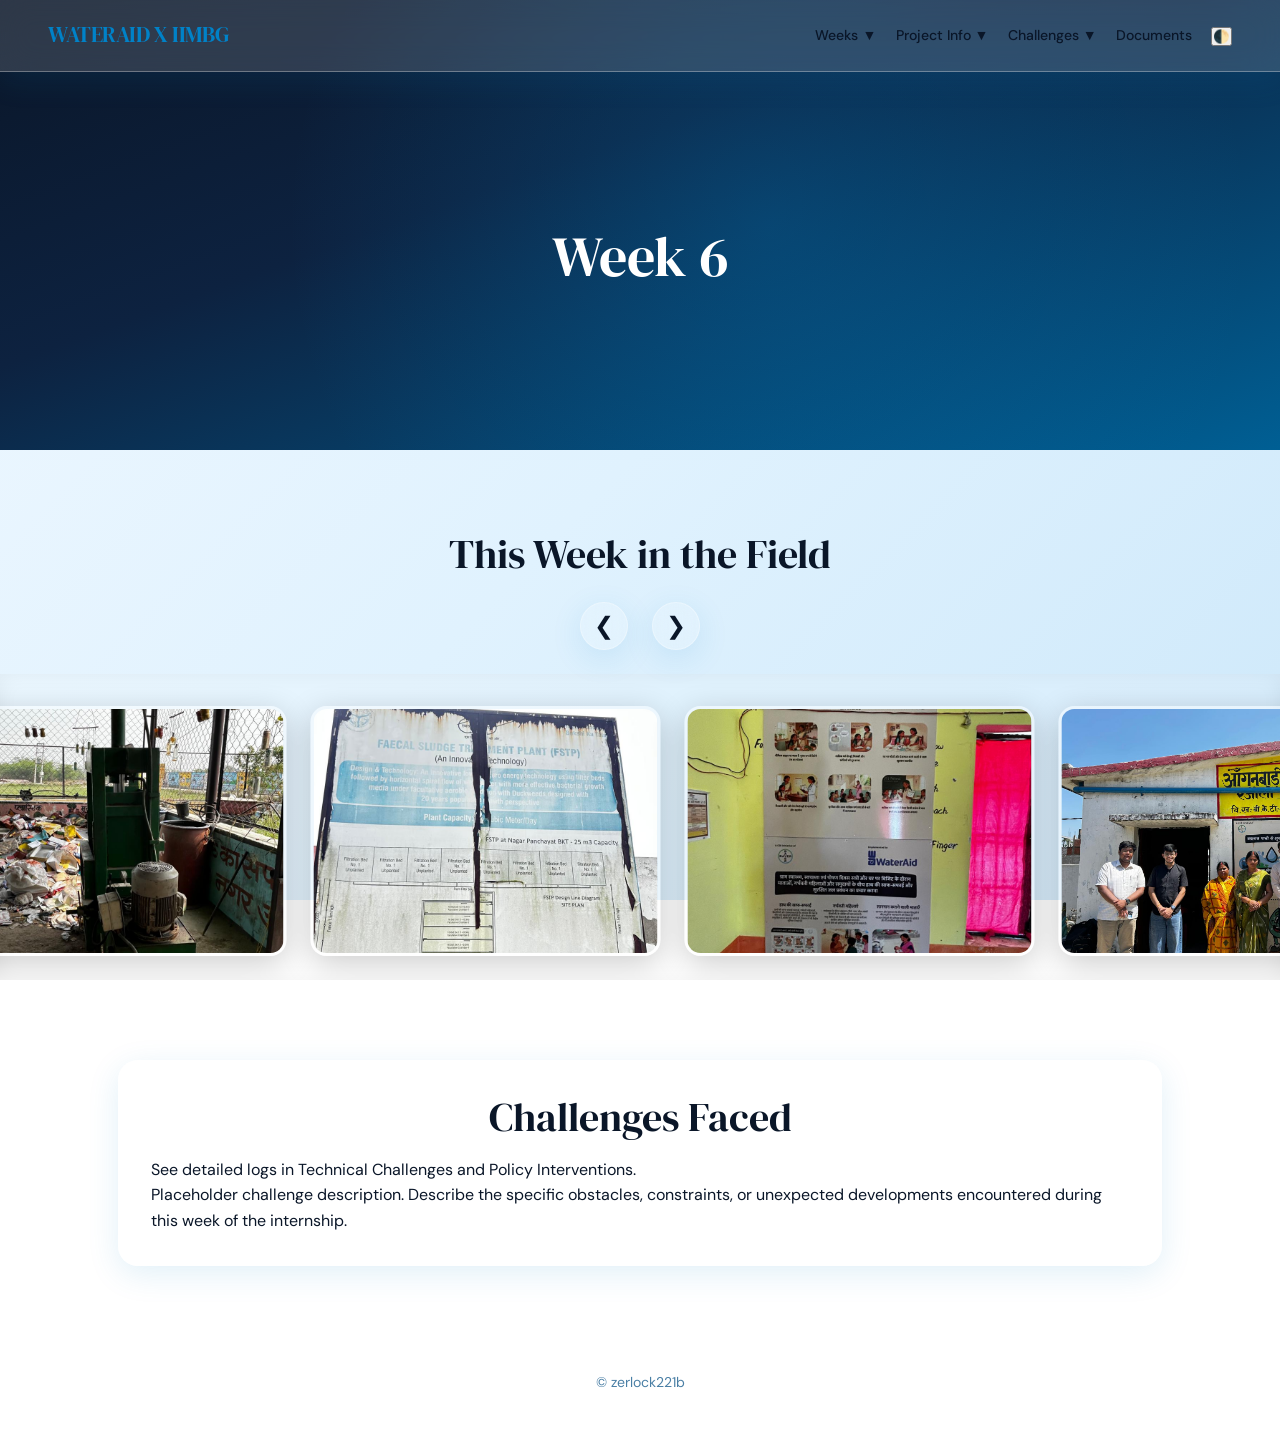
<file: week6.html>
<!DOCTYPE html>
<html lang="en">

<head>
    <meta charset="UTF-8">
    <meta name="viewport" content="width=device-width, initial-scale=1.0">
    <title>Week 6 - WaterAid Internship</title>

    <!-- Google Fonts: DM Serif Display + DM Sans -->
    <link rel="preconnect" href="https://fonts.googleapis.com">
    <link rel="preconnect" href="https://fonts.gstatic.com" crossorigin>
    <link
        href="https://fonts.googleapis.com/css2?family=DM+Sans:ital,opsz,wght@0,9..40,100..1000;1,9..40,100..1000&family=DM+Serif+Display:ital@0;1&display=swap"
        rel="stylesheet">

    <!-- Styles and Scripts -->
    <link rel="stylesheet" href="styles.css">
    <script src="script.js" defer></script>
</head>

<body>

    <!-- NAVBAR -->
    <nav class="navbar">
        <a href="index.html" class="logo">WATERAID X IIMBG</a>
        <ul class="nav-links">
            <li>
                <a href="#">Weeks ▼</a>
                <div class="dropdown">
                    <a href="week1.html">Week 1</a>
                    <a href="week2.html" class="highlight">Week 2</a>
                    <a href="week3.html">Week 3</a>
                    <a href="week4.html">Week 4</a>
                    <a href="week5.html" class="highlight">Week 5</a>
                    <a href="week6.html">Week 6</a>
                    <a href="week7.html">Week 7</a>
                    <a href="week8.html" class="highlight">Week 8</a>
                </div>
            </li>
            <li>
                <a href="#">Project Info ▼</a>
                <div class="dropdown">
                    <a href="bayer.html">Bayer</a>
                    <a href="viega.html">Viega</a>
                </div>
            </li>
            <li>
                <a href="#">Challenges ▼</a>
                <div class="dropdown">
                    <a href="technical_challenges.html">Technical Challenges</a>
                    <a href="policy_interventions.html">Policy Interventions</a>
                </div>
            </li>
            <li>
                <a href="documents.html">Documents</a>
            </li>
            <li>
                <button id="theme-toggle" aria-label="Toggle Theme">🌓</button>
            </li>
        </ul>
        <button class="hamburger" aria-label="Menu" aria-expanded="false">
            <span></span>
            <span></span>
            <span></span>
        </button>
    </nav>

    <!-- WEEK HERO BANNER -->
    <!-- WEEK 6: HERO START -->
    <section class="week-hero">
        <h1>Week 6</h1>
    </section>
    <!-- WEEK 6: HERO END -->

    <!-- MAIN CONTENT -->
    <main class="container">

        <!-- 1. PHOTO CARD STACK SECTION -->
        <!-- WEEK 6: PHOTOS START -->
        <section class="section week-container" id="week6-photos">
            <h2 class="section-title">This Week in the Field</h2>

            <style>
                .marquee-controls {
                    display: flex;
                    justify-content: center;
                    gap: 1.5rem;
                    margin-top: 1.5rem;
                    position: relative;
                    z-index: 10;
                }

                .marquee-wrapper {
                    width: 100vw;
                    margin-left: 50%;
                    transform: translateX(-50%);
                    overflow-x: auto; /* Enable horizontal scrolling */
                    overflow-y: hidden;
                    white-space: nowrap;
                    background: var(--glass-bg);
                    padding: 2rem 0 1rem 0; /* Adjusted bottom pad for scrollbar */
                    margin-top: 1.5rem;
                    box-shadow: inset 0 0 20px rgba(0, 0, 0, 0.05);
                }

                /* Custom Scrollbar for Marquee */
                .marquee-wrapper::-webkit-scrollbar {
                    height: 10px;
                }
                .marquee-wrapper::-webkit-scrollbar-track {
                    background: var(--glass-border);
                    border-radius: 5px;
                    margin: 0 2rem;
                }
                .marquee-wrapper::-webkit-scrollbar-thumb {
                    background: var(--wa-blue);
                    border-radius: 5px;
                }

                .marquee-track {
                    display: inline-flex;
                    gap: 1.5rem;
                    padding-right: 1.5rem;
                    /* Removed will-change: transform */
                }

                .marquee-item {
                    flex-shrink: 0;
                    width: 350px;
                    /* Fixed width for uniform framing */
                    height: 250px;
                    border-radius: 16px;
                    overflow: hidden;
                    border: 3px solid var(--glass-border);
                    box-shadow: 0 8px 32px rgba(0, 0, 0, 0.2);
                    transition: transform 0.3s ease, border-color 0.3s ease;
                    background: var(--glass-bg);
                }

                .marquee-item:hover {
                    transform: scale(1.05);
                    border-color: var(--wa-blue);
                }

                .marquee-item img {
                    width: 100%;
                    height: 100%;
                    object-fit: cover;
                }
            </style>

            <div class="marquee-controls">
                <button id="marqueeRev" class="carousel-btn" aria-label="Move Backwards">❮</button>
                <button id="marqueeFwd" class="carousel-btn" aria-label="Move Forwards">❯</button>
            </div>

            <div class="marquee-wrapper">
                <div class="marquee-track" id="marqueeTrack">
                    <!-- Images will be injected here via JS -->
                </div>
            </div>

            <script>
                // --- CONFIGURATION ---
                // Update this number when you add or remove photos from the folder.
                const TOTAL_PHOTOS = 16; // Set to the actual number of photos
                const WEEK_FOLDER = 'week6'; // Update this for week2, week3, etc.
                // ---------------------

                const track = document.getElementById('marqueeTrack');
                const wrapper = document.querySelector('.marquee-wrapper');

                if (TOTAL_PHOTOS === 0) {
                    track.innerHTML = '<div style="padding: 2rem; color: var(--text-muted); text-align: center; width: 100vw; font-style: italic;">No photos uploaded yet for this week.</div>';
                } else {
                    let html = '';
                    for (let i = 1; i <= TOTAL_PHOTOS; i++) {
                        html += `
                            <div class="marquee-item">
                                <img src="assets/${WEEK_FOLDER}/montage6/photo${i}.jpg" alt="Site Visit Photo" loading="lazy" onerror="this.parentElement.style.display='none';">
                            </div>
                        `;
                    }

                    // Duplicate the items to ensure a seamless infinite scroll loop
                    track.innerHTML = html + html;
                }

                let position = 0;
                let direction = -1; // -1 = Left (Forward), 1 = Right (Backward)
                let isPaused = false;
                let lastTime = 0;

                // Duration for one full loop -> Reduced speed by 50% (81630ms)
                const DURATION_MS = 81630;

                function animateMarquee(time) {
                    if (!lastTime) lastTime = time;
                    const delta = time - lastTime;
                    lastTime = time;

                    // Prevent huge jumps if tab was suspended
                    if (delta > 0 && delta < 100 && !isPaused && TOTAL_PHOTOS > 0) {
                        const halfWidth = track.scrollWidth / 2;
                        const speed = halfWidth / DURATION_MS;

                        position += speed * delta * direction;

                        if (position <= -halfWidth) {
                            position += halfWidth;
                        } else if (position > 0) {
                            position -= halfWidth;
                        }

                        track.style.transform = `translateX(${position}px)`;
                    }

                    requestAnimationFrame(animateMarquee);
                }

                if (TOTAL_PHOTOS > 0) {
                    requestAnimationFrame(animateMarquee);
                }

                // Hover pausing
                wrapper.addEventListener('mouseenter', () => isPaused = true);
                wrapper.addEventListener('mouseleave', () => isPaused = false);

                // Direction toggles
                document.getElementById('marqueeRev').addEventListener('click', () => {
                    direction = 1; // Move backward
                });

                document.getElementById('marqueeFwd').addEventListener('click', () => {
                    direction = -1; // Move forward
                });
            </script>
        </section>
        <!-- WEEK 6: PHOTOS END -->

        <!-- 2. ACHIEVEMENTS SECTION -->
        <!-- WEEK 6: ACHIEVEMENTS START -->
        <!-- ACHIEVEMENTS REMOVED -->
        <!-- WEEK 6: ACHIEVEMENTS END -->

        <!-- 3. CHALLENGES SECTION -->
        <!-- WEEK 6: CHALLENGES START -->
        <section class="section week-container glass-panel" id="week6-challenges">
            <h2 class="section-title">Challenges Faced</h2>
            <p>
                See detailed logs in
                <a href="technical_challenges.html">Technical Challenges</a>
                and
                <a href="policy_interventions.html">Policy Interventions</a>.
            </p>
            <p>Placeholder challenge description. Describe the specific obstacles, constraints, or
                unexpected developments encountered during this week of the internship.</p>
        </section>
        <!-- WEEK 6: CHALLENGES END -->

        <!-- 5. REPORT SECTION -->


    </main>

    <!-- FOOTER -->
    <footer class="footer">
        <p>© zerlock221b</p>
    </footer>

</body>

</html>
</file>
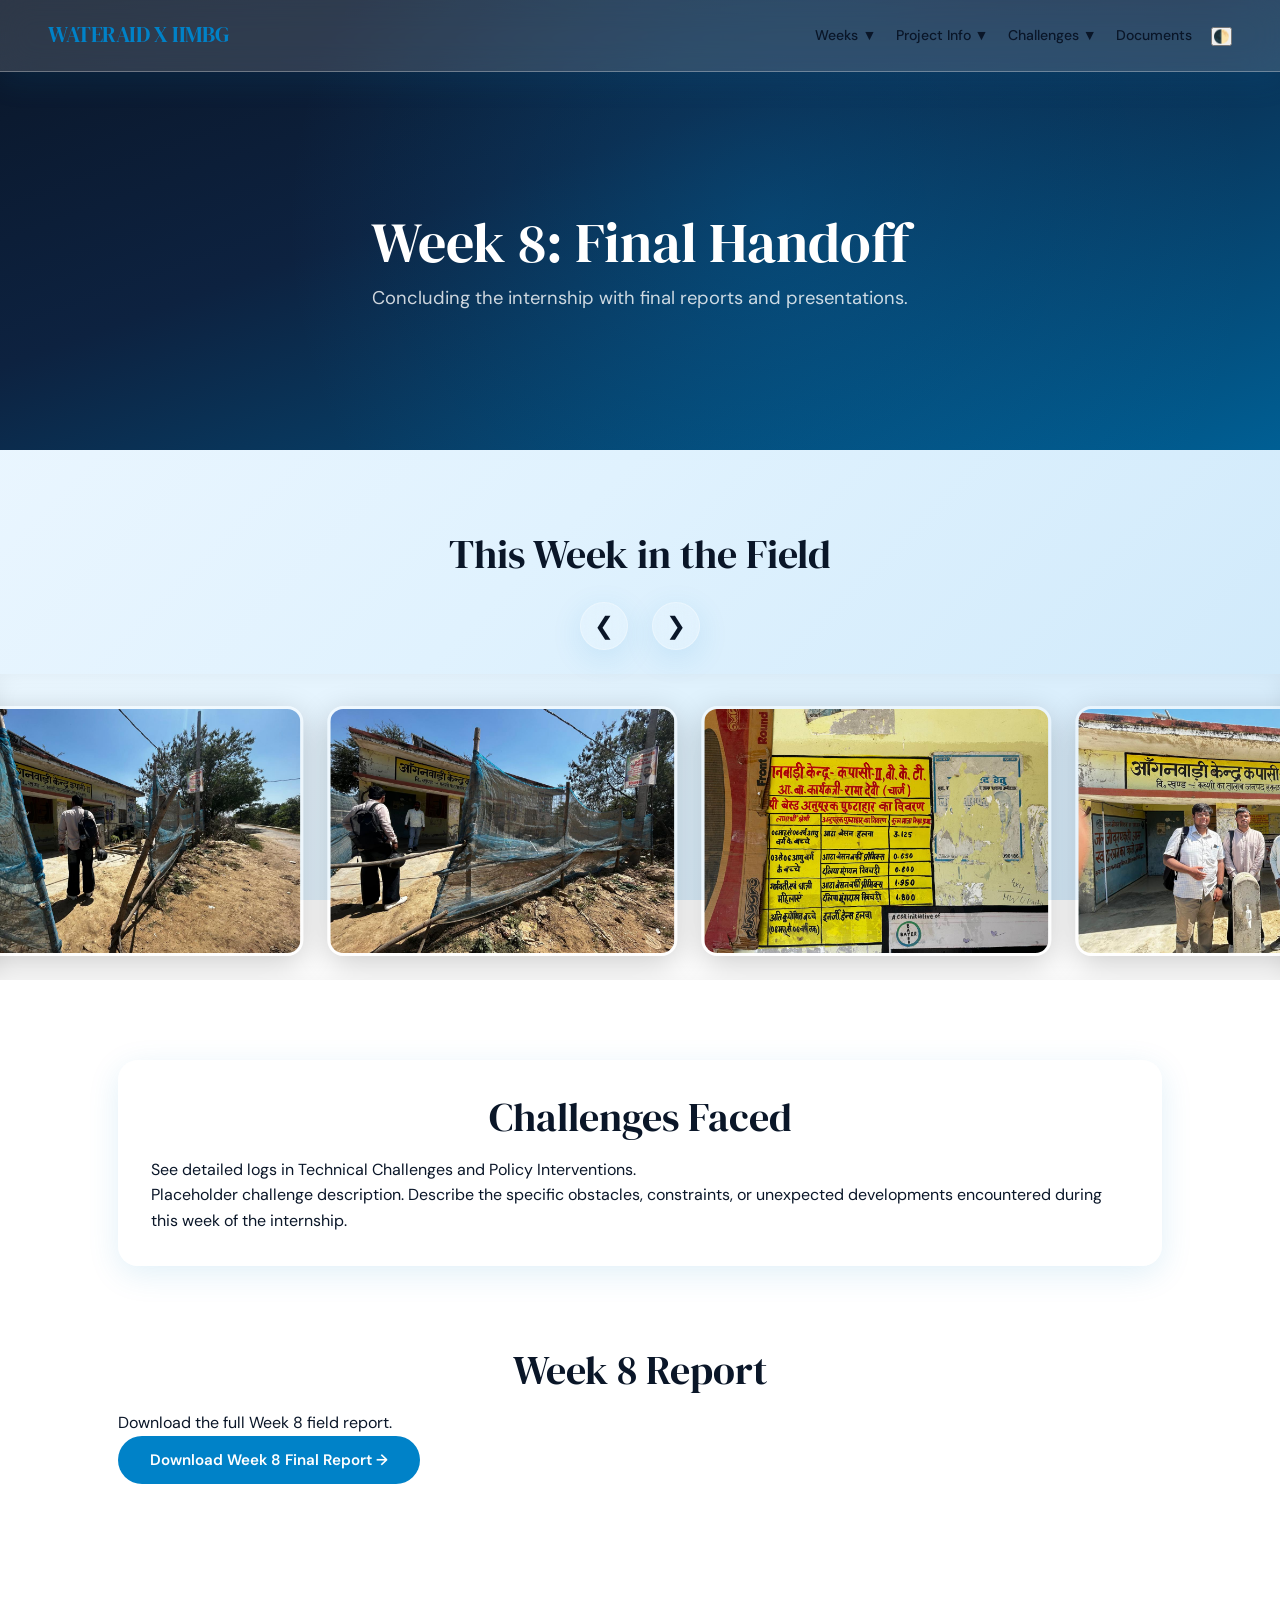
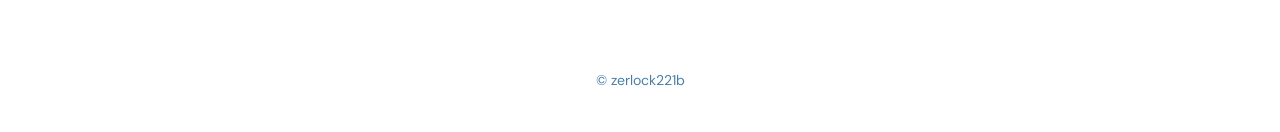
<file: week8.html>
<!DOCTYPE html>
<html lang="en">

<head>
    <meta charset="UTF-8">
    <meta name="viewport" content="width=device-width, initial-scale=1.0">
    <title>Week 8 - WaterAid Internship</title>

    <!-- Google Fonts: DM Serif Display + DM Sans -->
    <link rel="preconnect" href="https://fonts.googleapis.com">
    <link rel="preconnect" href="https://fonts.gstatic.com" crossorigin>
    <link
        href="https://fonts.googleapis.com/css2?family=DM+Sans:ital,opsz,wght@0,9..40,100..1000;1,9..40,100..1000&family=DM+Serif+Display:ital@0;1&display=swap"
        rel="stylesheet">

    <!-- Styles and Scripts -->
    <link rel="stylesheet" href="styles.css">
    <script src="script.js" defer></script>
</head>

<body>

    <!-- NAVBAR -->
    <nav class="navbar">
        <a href="index.html" class="logo">WATERAID X IIMBG</a>
        <ul class="nav-links">
            <li>
                <a href="#">Weeks ▼</a>
                <div class="dropdown">
                    <a href="week1.html">Week 1</a>
                    <a href="week2.html" class="highlight">Week 2</a>
                    <a href="week3.html">Week 3</a>
                    <a href="week4.html">Week 4</a>
                    <a href="week5.html" class="highlight">Week 5</a>
                    <a href="week6.html">Week 6</a>
                    <a href="week7.html">Week 7</a>
                    <a href="week8.html" class="highlight">Week 8</a>
                </div>
            </li>
            <li>
                <a href="#">Project Info ▼</a>
                <div class="dropdown">
                    <a href="bayer.html">Bayer</a>
                    <a href="viega.html">Viega</a>
                </div>
            </li>
            <li>
                <a href="#">Challenges ▼</a>
                <div class="dropdown">
                    <a href="technical_challenges.html">Technical Challenges</a>
                    <a href="policy_interventions.html">Policy Interventions</a>
                </div>
            </li>
            <li>
                <a href="documents.html">Documents</a>
            </li>
            <li>
                <button id="theme-toggle" aria-label="Toggle Theme">🌓</button>
            </li>
        </ul>
        <button class="hamburger" aria-label="Menu" aria-expanded="false">
            <span></span>
            <span></span>
            <span></span>
        </button>
    </nav>

    <!-- WEEK HERO BANNER -->
    <!-- WEEK 8: HERO START -->
    <section class="week-hero">
        <h1>Week 8: Final Handoff</h1>
        <p class="week-hero-subtitle">Concluding the internship with final reports and presentations.</p>
    </section>
    <!-- WEEK 8: HERO END -->

    <!-- MAIN CONTENT -->
    <main class="container">

        <!-- 1. PHOTO CARD STACK SECTION -->
        <!-- WEEK 8: PHOTOS START -->
        <section class="section week-container" id="week8-photos">
            <h2 class="section-title">This Week in the Field</h2>

            <style>
                .marquee-controls {
                    display: flex;
                    justify-content: center;
                    gap: 1.5rem;
                    margin-top: 1.5rem;
                    position: relative;
                    z-index: 10;
                }

                .marquee-wrapper {
                    width: 100vw;
                    margin-left: 50%;
                    transform: translateX(-50%);
                    overflow-x: auto; /* Enable horizontal scrolling */
                    overflow-y: hidden;
                    white-space: nowrap;
                    background: var(--glass-bg);
                    padding: 2rem 0 1rem 0; /* Adjusted bottom pad for scrollbar */
                    margin-top: 1.5rem;
                    box-shadow: inset 0 0 20px rgba(0, 0, 0, 0.05);
                }

                /* Custom Scrollbar for Marquee */
                .marquee-wrapper::-webkit-scrollbar {
                    height: 10px;
                }
                .marquee-wrapper::-webkit-scrollbar-track {
                    background: var(--glass-border);
                    border-radius: 5px;
                    margin: 0 2rem;
                }
                .marquee-wrapper::-webkit-scrollbar-thumb {
                    background: var(--wa-blue);
                    border-radius: 5px;
                }

                .marquee-track {
                    display: inline-flex;
                    gap: 1.5rem;
                    padding-right: 1.5rem;
                    /* Removed will-change: transform */
                }

                .marquee-item {
                    flex-shrink: 0;
                    width: 350px;
                    /* Fixed width for uniform framing */
                    height: 250px;
                    border-radius: 16px;
                    overflow: hidden;
                    border: 3px solid var(--glass-border);
                    box-shadow: 0 8px 32px rgba(0, 0, 0, 0.2);
                    transition: transform 0.3s ease, border-color 0.3s ease;
                    background: var(--glass-bg);
                }

                .marquee-item:hover {
                    transform: scale(1.05);
                    border-color: var(--wa-blue);
                }

                .marquee-item img {
                    width: 100%;
                    height: 100%;
                    object-fit: cover;
                }
            </style>

            <div class="marquee-controls">
                <button id="marqueeRev" class="carousel-btn" aria-label="Move Backwards">❮</button>
                <button id="marqueeFwd" class="carousel-btn" aria-label="Move Forwards">❯</button>
            </div>

            <div class="marquee-wrapper">
                <div class="marquee-track" id="marqueeTrack">
                    <!-- Images will be injected here via JS -->
                </div>
            </div>

            <script>
                // --- CONFIGURATION ---
                // Update this number when you add or remove photos from the folder.
                const TOTAL_PHOTOS = 13; // Set to the actual number of photos
                const WEEK_FOLDER = 'week8'; // Update this for week2, week3, etc.
                // ---------------------

                const track = document.getElementById('marqueeTrack');
                const wrapper = document.querySelector('.marquee-wrapper');

                if (TOTAL_PHOTOS === 0) {
                    track.innerHTML = '<div style="padding: 2rem; color: var(--text-muted); text-align: center; width: 100vw; font-style: italic;">No photos uploaded yet for this week.</div>';
                } else {
                    let html = '';
                    for (let i = 1; i <= TOTAL_PHOTOS; i++) {
                        html += `
                            <div class="marquee-item">
                                <img src="assets/${WEEK_FOLDER}/montage8/photo${i}.jpg" alt="Site Visit Photo" loading="lazy" onerror="this.parentElement.style.display='none';">
                            </div>
                        `;
                    }

                    // Duplicate the items to ensure a seamless infinite scroll loop
                    track.innerHTML = html + html;
                }

                let position = 0;
                let direction = -1; // -1 = Left (Forward), 1 = Right (Backward)
                let isPaused = false;
                let lastTime = 0;

                // Duration for one full loop -> Reduced speed by 50% (81630ms)
                const DURATION_MS = 81630;

                function animateMarquee(time) {
                    if (!lastTime) lastTime = time;
                    const delta = time - lastTime;
                    lastTime = time;

                    // Prevent huge jumps if tab was suspended
                    if (delta > 0 && delta < 100 && !isPaused && TOTAL_PHOTOS > 0) {
                        const halfWidth = track.scrollWidth / 2;
                        const speed = halfWidth / DURATION_MS;

                        position += speed * delta * direction;

                        if (position <= -halfWidth) {
                            position += halfWidth;
                        } else if (position > 0) {
                            position -= halfWidth;
                        }

                        track.style.transform = `translateX(${position}px)`;
                    }

                    requestAnimationFrame(animateMarquee);
                }

                if (TOTAL_PHOTOS > 0) {
                    requestAnimationFrame(animateMarquee);
                }

                // Hover pausing
                wrapper.addEventListener('mouseenter', () => isPaused = true);
                wrapper.addEventListener('mouseleave', () => isPaused = false);

                // Direction toggles
                document.getElementById('marqueeRev').addEventListener('click', () => {
                    direction = 1; // Move backward
                });

                document.getElementById('marqueeFwd').addEventListener('click', () => {
                    direction = -1; // Move forward
                });
            </script>
        </section>
        <!-- WEEK 8: PHOTOS END -->

        <!-- 2. ACHIEVEMENTS SECTION -->
        <!-- WEEK 8: ACHIEVEMENTS START -->
        <!-- ACHIEVEMENTS REMOVED -->
        <!-- WEEK 8: ACHIEVEMENTS END -->

        <!-- 3. CHALLENGES SECTION -->
        <!-- WEEK 8: CHALLENGES START -->
        <section class="section week-container glass-panel" id="week8-challenges">
            <h2 class="section-title">Challenges Faced</h2>
            <p>
                See detailed logs in
                <a href="technical_challenges.html">Technical Challenges</a>
                and
                <a href="policy_interventions.html">Policy Interventions</a>.
            </p>
            <p>Placeholder challenge description. Describe the specific obstacles, constraints, or
                unexpected developments encountered during this week of the internship.</p>
        </section>
        <!-- WEEK 8: CHALLENGES END -->

        <!-- 5. REPORT SECTION -->
        <!-- WEEK 8: REPORT START -->
        <section class="section week-container" id="week8-report">
            <div class="report-section report-active">
                <h2 class="section-title">Week 8 Report</h2>
                <p>Download the full Week 8 field report.</p>
                <a class="report-btn" href="https://iimbodhgaya-my.sharepoint.com/:w:/g/personal/md_zakirnaseem2029i_iimbodhgaya_onmicrosoft_com/IQBB6Y_UHfmSQpJL3yU-Zm2-AfotfMUohMTf6skWMrO9l4Y?e=G2NQtZ" target="_blank" rel="noopener noreferrer">Download Week 8 Final Report →</a>
            </div>
        </section>
        <!-- WEEK 8: REPORT END -->

    </main>

    <!-- FOOTER -->
    <footer class="footer">
        <p>© zerlock221b</p>
    </footer>

</body>

</html>
</file>
<file: styles.css>
/* =============================================
   STYLES.CSS — WaterAid India Internship Portfolio
   Theme: Liquid Glass / Glassmorphism
   Fonts: DM Serif Display + DM Sans (Google Fonts)
   ============================================= */

@import url('https://fonts.googleapis.com/css2?family=DM+Sans:ital,opsz,wght@0,9..40,100..1000;1,9..40,100..1000&family=DM+Serif+Display:ital@0;1&display=swap');

/* ─── CSS Variables ─────────────────────────── */

:root {
  /* Glass tokens */
  --glass-bg: rgba(255, 255, 255, 0.15);
  --glass-border: rgba(255, 255, 255, 0.3);
  --glass-blur: blur(16px);
  --glass-shadow: 0 8px 32px rgba(0, 130, 200, 0.12);

  /* WaterAid brand */
  --wa-blue: #0082C8;
  --wa-blue-dark: #005f94;
  --wa-navy: #0a1628;
  --wa-pearl: #f0f8ff;
  --wa-sky: #e0f2fe;

  /* Typography */
  --text-primary: #0a1628;
  --text-muted: #4a7fa5;

  /* Effects */
  --accent-glow: rgba(0, 130, 200, 0.2);
  --dropdown-bg: rgba(255, 255, 255, 0.85);

  /* Spacing */
  --nav-height: 72px;
}

/* ─── Reset & Base ──────────────────────────── */

*,
*::before,
*::after {
  margin: 0;
  padding: 0;
  box-sizing: border-box;
}

html {
  scroll-behavior: smooth;
  font-size: 16px;
}

body {
  font-family: 'DM Sans', sans-serif;
  color: var(--text-primary);
  background: linear-gradient(135deg, var(--wa-pearl) 0%, var(--wa-sky) 50%, #cde8fa 100%);
  background-attachment: fixed;
  min-height: 100vh;
  line-height: 1.6;
  overflow-x: hidden;
  -webkit-font-smoothing: antialiased;
  -moz-osx-font-smoothing: grayscale;
}

h1,
h2,
h3 {
  font-family: 'DM Serif Display', serif;
  font-weight: 400;
  line-height: 1.2;
}

a {
  color: inherit;
  text-decoration: none;
}

img {
  max-width: 100%;
  display: block;
}

ul,
ol {
  list-style: none;
}

/* ─── DARK MODE ─────────────────────────────── */

body.dark-theme {
  --glass-bg: rgba(15, 25, 50, 0.45);
  --glass-border: rgba(100, 170, 230, 0.18);
  --glass-shadow: 0 8px 32px rgba(0, 100, 180, 0.22);
  --wa-pearl: #0d1b2e;
  --wa-sky: #0f2440;
  --text-primary: #e2edf8;
  --text-muted: #7aafcf;
  --accent-glow: rgba(0, 150, 220, 0.28);
  --dropdown-bg: rgba(20, 35, 65, 0.95);

  background: linear-gradient(135deg, #060e1a 0%, #0a1628 50%, #0d1f3c 100%);
}

body.dark-theme .navbar {
  border-bottom-color: rgba(0, 130, 200, 0.18);
}

body.dark-theme .hero-section {
  background: radial-gradient(ellipse at 50% 40%, rgba(0, 130, 200, 0.18) 0%, transparent 65%);
}

body.dark-theme .footer {
  border-top-color: rgba(0, 130, 200, 0.18);
}

/* ─── 1. NAVBAR ─────────────────────────────── */

.navbar {
  position: fixed;
  top: 0;
  left: 0;
  width: 100%;
  height: var(--nav-height);
  display: flex;
  align-items: center;
  justify-content: space-between;
  padding: 0 clamp(1.5rem, 4vw, 3rem);
  background: var(--glass-bg);
  backdrop-filter: var(--glass-blur);
  -webkit-backdrop-filter: var(--glass-blur);
  border-bottom: 1px solid var(--glass-border);
  box-shadow: var(--glass-shadow);
  z-index: 1000;
  transition: background 0.35s ease, box-shadow 0.35s ease;
}

.navbar .logo {
  font-family: 'DM Serif Display', serif;
  font-size: 1.35rem;
  color: var(--wa-blue);
  letter-spacing: -0.02em;
  white-space: nowrap;
}

.nav-links {
  display: flex;
  align-items: center;
  gap: 1.2rem;
}

.nav-links li {
  position: relative;
}

.nav-links a {
  font-size: 0.88rem;
  font-weight: 500;
  color: var(--text-primary);
  padding: 0.4rem 0;
  position: relative;
  transition: color 0.25s ease;
}

.nav-links a::after {
  content: '';
  position: absolute;
  left: 0;
  bottom: -2px;
  width: 0;
  height: 2px;
  background: var(--wa-blue);
  border-radius: 1px;
  transition: width 0.3s ease;
}

.nav-links a:hover {
  color: var(--wa-blue);
}

.nav-links a:hover::after {
  width: 100%;
}

/* ─── 2. DROPDOWN MENUS ─────────────────────── */

.nav-links li .dropdown {
  position: absolute;
  top: 100%;
  left: 50%;
  transform: translateX(-50%);
  min-width: 200px;
  padding: 0.75rem 0;
  background: var(--dropdown-bg);
  /* Less transparent hover bar */
  backdrop-filter: var(--glass-blur);
  -webkit-backdrop-filter: var(--glass-blur);
  border: 1px solid var(--glass-border);
  border-radius: 12px;
  box-shadow: 0 4px 30px rgba(0, 0, 0, 0.1);
  opacity: 0;
  visibility: hidden;
  pointer-events: none;
  transition: opacity 0.3s ease, transform 0.3s ease;
  transform: translateX(-50%) translateY(8px);
  z-index: 999;
}

/* Bridge pseudo-element so hover doesn't break */
.nav-links li .dropdown::before {
  content: '';
  position: absolute;
  top: -16px;
  left: 0;
  width: 100%;
  height: 16px;
  background: transparent;
}

.nav-links li:hover .dropdown {
  opacity: 1;
  visibility: visible;
  pointer-events: auto;
  transform: translateX(-50%) translateY(0);
}

.dropdown a {
  display: block;
  padding: 0.5rem 1.25rem;
  font-size: 0.9rem;
  font-weight: 400;
  color: var(--text-primary);
  transition: background 0.2s ease, color 0.2s ease;
}

.dropdown a::after {
  display: none;
}

.dropdown a:hover {
  background: var(--accent-glow);
  color: var(--wa-blue);
}

/* ─── 3. HIGHLIGHT CLASS ────────────────────── */

.highlight {
  display: inline-block;
  border: 2px solid #0099ff;
  border-radius: 999px;
  padding: 0.3rem 1rem;
  font-size: 0.85rem;
  font-weight: 600;
  color: #fff;
  background: #0099ff;
  /* Brighter, solid completely filled selection */
  transition: background 0.25s ease, color 0.25s ease;
}

.highlight:hover {
  background: var(--wa-blue-dark);
  border-color: var(--wa-blue-dark);
  color: #fff;
}

/* Inside dropdowns */
.dropdown .highlight {
  margin: 0.25rem 1rem;
  padding: 0.3rem 0.85rem;
}

/* ─── 4. HERO SECTION ───────────────────────── */

.hero-section {
  position: relative;
  width: 100%;
  height: 100vh;
  display: flex;
  flex-direction: column;
  align-items: center;
  justify-content: center;
  text-align: center;
  padding: 0 clamp(1.5rem, 5vw, 4rem);
  overflow: hidden;
  background: radial-gradient(ellipse at 50% 40%, var(--accent-glow) 0%, transparent 65%);
}

.hero-section::before {
  content: '';
  position: absolute;
  inset: 0;
  background:
    radial-gradient(circle at 25% 35%, rgba(0, 130, 200, 0.1) 0%, transparent 50%),
    radial-gradient(circle at 75% 65%, rgba(0, 95, 148, 0.08) 0%, transparent 50%);
  animation: glowPulse 8s ease-in-out infinite alternate;
  pointer-events: none;
  z-index: 0;
}

.hero-section>* {
  position: relative;
  z-index: 1;
}

#montage-logo {
  max-width: 140px;
  /* making logo smaller */
  margin-bottom: 2rem;
  animation: fadeIn 1s ease-out both;
  transform-origin: center;
  mix-blend-mode: multiply;
  /* Blends white borders seamlessly into the background */
  filter: contrast(1.1);
  /* Minor pop to ensure it stays sharp */
}

.hero-section h1 {
  font-size: clamp(2.4rem, 5.5vw, 4.5rem);
  color: var(--text-primary);
  margin-bottom: 1rem;
  animation: fadeIn 1s ease-out both;
}

.hero-section p {
  font-size: clamp(1rem, 1.8vw, 1.3rem);
  color: var(--text-muted);
  max-width: 640px;
  margin-bottom: 2rem;
  animation: fadeIn 1s ease-out 0.3s both;
}

.hero-section .hero-cta {
  display: inline-block;
  padding: 0.85rem 2.2rem;
  background: var(--wa-blue);
  color: #fff;
  font-family: 'DM Sans', sans-serif;
  font-size: 1rem;
  font-weight: 600;
  border: none;
  border-radius: 999px;
  cursor: pointer;
  transition: background 0.3s ease, box-shadow 0.3s ease, transform 0.2s ease;
  animation: fadeIn 1s ease-out 0.6s both;
}

.hero-section .hero-cta:hover {
  background: var(--wa-blue-dark);
  box-shadow: 0 4px 24px var(--accent-glow);
  transform: translateY(-2px);
}

/* Scroll indicator */
.scroll-indicator {
  position: absolute;
  bottom: 2.5rem;
  left: 50%;
  transform: translateX(-50%);
  display: flex;
  flex-direction: column;
  align-items: center;
  gap: 0.4rem;
  z-index: 2;
  animation: fadeIn 1.2s ease-out 1s both;
}

.scroll-indicator span {
  font-size: 0.75rem;
  font-weight: 500;
  color: var(--text-muted);
  text-transform: uppercase;
  letter-spacing: 0.12em;
}

.scroll-indicator .arrow {
  width: 20px;
  height: 20px;
  border-right: 2px solid var(--wa-blue);
  border-bottom: 2px solid var(--wa-blue);
  transform: rotate(45deg);
  animation: bounce 2s ease-in-out infinite;
}

/* ─── 5. SCROLL MONTAGE ─────────────────────── */

.scroll-montage {
  position: relative;
  height: 600vh;
}

.montage-sticky {
  position: sticky;
  top: 0;
  width: 100%;
  height: 100vh;
  display: flex;
  align-items: center;
  justify-content: center;
  overflow: hidden;
}

#montage-canvas {
  width: 100vw;
  height: 100vh;
  object-fit: cover;
  display: block;
  mix-blend-mode: multiply;
  /* Blends the white frame edges away seamlessly into the background */
  -webkit-mask-image: linear-gradient(to bottom, transparent, black 15%, black 85%, transparent);
  mask-image: linear-gradient(to bottom, transparent, black 15%, black 85%, transparent);
}

.montage-caption {
  position: absolute;
  top: 50%;
  /* Center vertically instead of bottom 10% */
  left: 50%;
  transform: translate(-50%, -50%);
  /* Centered vertically and horizontally */
  padding: 1.25rem 3rem;
  /* Increase padding */
  background: var(--glass-bg);
  backdrop-filter: var(--glass-blur);
  -webkit-backdrop-filter: var(--glass-blur);
  border: 1px solid var(--glass-border);
  border-radius: 999px;
  color: #fff;
  font-size: 1.8rem;
  /* Make it bigger */
  font-weight: 500;
  white-space: nowrap;
  box-shadow: var(--glass-shadow);
  z-index: 5;
}

/* ─── 6. PHOTO CARD STACK ───────────────────── */

.photo-cards-container {
  position: relative;
  width: 100%;
  max-width: 520px;
  height: 420px;
  margin: 3rem auto;
  perspective: 1000px;
}

.photo-card {
  position: absolute;
  top: 50%;
  left: 50%;
  transform: translate(-50%, -50%);
  width: 320px;
  background: var(--glass-bg);
  backdrop-filter: var(--glass-blur);
  -webkit-backdrop-filter: var(--glass-blur);
  border: 1px solid var(--glass-border);
  border-radius: 1rem;
  padding: 1rem;
  cursor: pointer;
  box-shadow: var(--glass-shadow);
  transition: transform 0.5s cubic-bezier(0.25, 0.8, 0.25, 1),
    opacity 0.5s cubic-bezier(0.25, 0.8, 0.25, 1),
    box-shadow 0.5s cubic-bezier(0.25, 0.8, 0.25, 1);
}

.photo-card:hover {
  box-shadow: 0 12px 48px rgba(0, 130, 200, 0.2);
}

.photo-card img {
  width: 100%;
  border-radius: 0.65rem;
  aspect-ratio: 4 / 3;
  object-fit: cover;
}

.photo-card-caption {
  margin-top: 0.75rem;
  font-style: italic;
  font-size: 0.88rem;
  color: var(--text-muted);
  line-height: 1.5;
  max-height: 4.5em;
  /* roughly 3 lines ≈ 80 words clamp */
  overflow: hidden;
  text-overflow: ellipsis;
  text-align: center;
}

/* ─── CAROUSEL ──────────────────────────────── */

.carousel-container {
  display: flex;
  align-items: center;
  justify-content: center;
  gap: 1.5rem;
  margin: 3rem auto;
  max-width: 650px;
  width: 100%;
}

.carousel-btn {
  background: var(--glass-bg);
  backdrop-filter: var(--glass-blur);
  -webkit-backdrop-filter: var(--glass-blur);
  border: 1px solid var(--glass-border);
  color: var(--text-primary);
  border-radius: 50%;
  width: 48px;
  height: 48px;
  display: flex;
  align-items: center;
  justify-content: center;
  font-size: 1.5rem;
  cursor: pointer;
  box-shadow: var(--glass-shadow);
  transition: all 0.3s ease;
  flex-shrink: 0;
  z-index: 10;
}

.carousel-btn:hover {
  background: var(--wa-blue);
  color: #fff;
  transform: scale(1.1);
}

.carousel-card {
  position: relative;
  top: auto;
  left: auto;
  transform: none;
  width: 100%;
  max-width: 440px;
  margin: 0;
}

.carousel-card:hover {
  transform: translateY(-4px);
}


/* ─── 7. TEAM / CANDIDATE CARDS ─────────────── */

.team-cards,
.candidate-cards {
  display: flex;
  flex-wrap: wrap;
  gap: 2rem;
  justify-content: center;
  padding: 2rem 0;
}

.team-card,
.candidate-card {
  flex: 1 1 280px;
  max-width: 340px;
  background: var(--glass-bg);
  backdrop-filter: var(--glass-blur);
  -webkit-backdrop-filter: var(--glass-blur);
  border: 1px solid var(--glass-border);
  border-radius: 1.25rem;
  padding: 2rem 1.5rem;
  text-align: center;
  box-shadow: var(--glass-shadow);
  transition: transform 0.35s ease, box-shadow 0.35s ease;
}

.team-card:hover,
.candidate-card:hover {
  transform: translateY(-8px);
  box-shadow: 0 16px 48px rgba(0, 130, 200, 0.18);
}

.candidate-photo-placeholder,
.candidate-photo {
  width: 150px; /* Slightly larger for better presence */
  height: 150px;
  margin: 0 auto 1.5rem;
  border-radius: 50%;
  background: var(--glass-bg);
  border: 4px solid var(--glass-border);
  display: flex;
  align-items: center;
  justify-content: center;
  color: #fff;
  font-size: 2.8rem;
  font-family: 'DM Serif Display', serif;
  overflow: hidden;
  box-shadow: 0 4px 15px rgba(0, 0, 0, 0.1), inset 0 0 10px rgba(255, 255, 255, 0.2);
  position: relative;
}

.candidate-photo-placeholder::before {
  content: '';
  position: absolute;
  inset: 0;
  background: linear-gradient(135deg, var(--wa-blue), var(--wa-blue-dark));
  z-index: -1;
}

.candidate-photo img {
  width: 100%;
  height: 100%;
  object-fit: cover;
}

.team-card h3,
.candidate-card h3 {
  font-size: 1.15rem;
  margin-bottom: 0.35rem;
}

.team-card p,
.candidate-card p {
  font-size: 0.9rem;
  color: var(--text-muted);
}

/* Floating animation class for JS control */
.floating {
  animation: cardFloat 4s ease-in-out infinite;
}

/* Hidden / Show state classes */
.hidden-cards {
  opacity: 0;
  visibility: hidden;
  max-height: 0;
  overflow: hidden;
  transition: opacity 0.4s ease, max-height 0.4s ease, visibility 0s 0.4s;
}

.show-cards {
  opacity: 1;
  visibility: visible;
  max-height: 2000px;
  overflow: visible;
  transition: opacity 0.4s ease, max-height 0.6s ease, visibility 0s;
}

/* ─── 8. PROJECT CARDS GRID ─────────────────── */

.project-grid {
  display: grid;
  grid-template-columns: repeat(2, 1fr);
  gap: 2rem;
  padding: 2rem 0;
}

.project-card {
  background: var(--glass-bg);
  backdrop-filter: var(--glass-blur);
  -webkit-backdrop-filter: var(--glass-blur);
  border: 1px solid var(--glass-border);
  border-radius: 1.25rem;
  padding: 2rem 1.75rem;
  box-shadow: var(--glass-shadow);
  transition: transform 0.35s ease, box-shadow 0.35s ease;
}

.project-card:hover {
  transform: translateY(-6px) scale(1.015);
  box-shadow: 0 16px 48px rgba(0, 130, 200, 0.18);
}

.project-card .project-icon {
  width: 48px;
  height: 48px;
  margin-bottom: 1.25rem;
  border-radius: 12px;
  background: var(--accent-glow);
  display: flex;
  align-items: center;
  justify-content: center;
  font-size: 1.5rem;
  color: var(--wa-blue);
}

.project-card h3 {
  font-size: 1.1rem;
  margin-bottom: 0.5rem;
}

.project-card p {
  font-size: 0.92rem;
  color: var(--text-muted);
  line-height: 1.6;
}

/* ─── 9. CHALLENGE BOXES ────────────────────── */

.challenge-box {
  background: var(--glass-bg);
  backdrop-filter: var(--glass-blur);
  -webkit-backdrop-filter: var(--glass-blur);
  border: 1px solid var(--glass-border);
  border-radius: 1rem;
  padding: 1.5rem 1.75rem;
  margin-bottom: 1.25rem;
  box-shadow: var(--glass-shadow);
}

.challenge-box h4 {
  font-family: 'DM Sans', sans-serif;
  font-weight: 600;
  font-size: 1rem;
  margin-bottom: 0.5rem;
}

.challenge-box p {
  font-size: 0.92rem;
  color: var(--text-muted);
}

/* Status badge system */
.status-badge {
  display: inline-block;
  padding: 0.22rem 0.75rem;
  font-size: 0.78rem;
  font-weight: 600;
  border-radius: 999px;
  text-transform: uppercase;
  letter-spacing: 0.04em;
  margin-bottom: 0.5rem;
}

.status-resolved {
  background: #16a34a;
  color: #fff;
  border: 1px solid #15803d;
}

.status-ongoing {
  background: #d97706;
  color: #fff;
  border: 1px solid #b45309;
}

.status-pending {
  background: #dc2626;
  color: #fff;
  border: 1px solid #b91c1c;
}

/* Project section header + tag pill */
.challenges-project-header {
  display: flex;
  align-items: center;
  margin-bottom: 1.25rem;
}

.project-tag {
  display: inline-flex;
  align-items: center;
  gap: 0.4rem;
  padding: 0.45rem 1.25rem;
  font-size: 0.875rem;
  font-weight: 700;
  letter-spacing: 0.03em;
  border-radius: 999px;
  backdrop-filter: blur(8px);
  -webkit-backdrop-filter: blur(8px);
  border: 1px solid transparent;
}

/* Bayer: warm amber tone */
.project-tag-bayer {
  background: rgba(251, 191, 36, 0.18);
  color: #92400e;
  border-color: rgba(234, 179, 8, 0.4);
}

body.dark-theme .project-tag-bayer {
  background: rgba(251, 191, 36, 0.12);
  color: #fbbf24;
  border-color: rgba(251, 191, 36, 0.3);
}

/* Viega: cool teal/blue tone */
.project-tag-viega {
  background: rgba(6, 182, 212, 0.15);
  color: #0e7490;
  border-color: rgba(6, 182, 212, 0.35);
}

body.dark-theme .project-tag-viega {
  background: rgba(6, 182, 212, 0.1);
  color: #22d3ee;
  border-color: rgba(6, 182, 212, 0.28);
}

/* ─── 10. REPORT BUTTON & SECTION ───────────── */

.report-section {
  display: none !important;
}

.report-section.report-active {
  display: block !important;
  animation: slideUp 0.5s ease-out both;
}

.report-btn {
  display: inline-block;
  padding: 0.75rem 2rem;
  background: var(--wa-blue);
  color: #fff;
  font-family: 'DM Sans', sans-serif;
  font-size: 0.95rem;
  font-weight: 600;
  border: none;
  border-radius: 999px;
  cursor: pointer;
  transition: background 0.3s ease, box-shadow 0.3s ease, transform 0.2s ease;
}

.report-btn:hover {
  background: var(--wa-blue-dark);
  box-shadow: 0 4px 20px var(--accent-glow);
  transform: translateY(-2px);
}

.report-btn:active {
  transform: translateY(0);
}

.survey-link-container {
  display: flex;
  flex-wrap: wrap;
  gap: 1.5rem;
  justify-content: center;
  margin-top: 2rem;
}

/* ─── 11. WEEK HERO BANNER ──────────────────── */

.week-hero {
  width: 100%;
  height: 50vh;
  display: flex;
  flex-direction: column;
  align-items: center;
  justify-content: center;
  text-align: center;
  padding: 0 clamp(1.5rem, 5vw, 4rem);
  padding-top: var(--nav-height);
  background: linear-gradient(160deg, var(--wa-navy) 0%, #0d2240 40%, var(--wa-blue-dark) 100%);
  color: #fff;
  position: relative;
  overflow: hidden;
}

.week-hero::after {
  content: '';
  position: absolute;
  inset: 0;
  background: radial-gradient(circle at 60% 50%, rgba(0, 130, 200, 0.25) 0%, transparent 60%);
  pointer-events: none;
}

.week-hero>* {
  position: relative;
  z-index: 1;
}

.week-hero h1 {
  font-size: clamp(2rem, 4.5vw, 3.5rem);
  margin-bottom: 0.5rem;
}

.week-hero p {
  font-size: clamp(0.95rem, 1.6vw, 1.15rem);
  opacity: 0.8;
  max-width: 600px;
}

/* ─── 12. FOOTER ────────────────────────────── */

.footer {
  text-align: center;
  padding: 2.5rem 1.5rem;
  font-size: 0.88rem;
  color: var(--text-muted);
  border-top: 1px solid var(--glass-border);
  margin-top: 4rem;
}

.footer a {
  color: var(--wa-blue);
  transition: color 0.2s ease;
}

.footer a:hover {
  color: var(--wa-blue-dark);
}

/* ─── 13. KEYFRAME ANIMATIONS ───────────────── */

@keyframes slideUp {
  from {
    opacity: 0;
    transform: translateY(30px);
  }

  to {
    opacity: 1;
    transform: translateY(0);
  }
}

@keyframes fadeIn {
  from {
    opacity: 0;
  }

  to {
    opacity: 1;
  }
}

@keyframes bounce {

  0%,
  20%,
  50%,
  80%,
  100% {
    transform: rotate(45deg) translateY(0);
  }

  40% {
    transform: rotate(45deg) translateY(-10px);
  }

  60% {
    transform: rotate(45deg) translateY(-5px);
  }
}

@keyframes cardFloat {

  0%,
  100% {
    transform: translateY(0);
  }

  50% {
    transform: translateY(-12px);
  }
}

@keyframes slideDownIn {
  from {
    opacity: 0;
    transform: translateY(-20px);
  }

  to {
    opacity: 1;
    transform: translateY(0);
  }
}

@keyframes glowPulse {
  0% {
    opacity: 0.6;
    transform: scale(1);
  }

  100% {
    opacity: 1;
    transform: scale(1.05);
  }
}

@keyframes waterRipple {
  0% {
    background-position: 50% 40%;
    opacity: 0.7;
    transform: scale(1);
  }

  50% {
    background-position: 52% 38%;
    opacity: 1;
    transform: scale(1.04);
  }

  100% {
    background-position: 50% 40%;
    opacity: 0.7;
    transform: scale(1);
  }
}

/* hero-background water ripple */
.hero-background,
#hero-bg {
  position: absolute;
  inset: 0;
  background:
    radial-gradient(ellipse at 50% 40%, rgba(0, 130, 200, 0.18) 0%, transparent 60%),
    radial-gradient(ellipse at 30% 60%, rgba(0, 95, 148, 0.1) 0%, transparent 50%),
    radial-gradient(ellipse at 70% 30%, rgba(0, 155, 220, 0.08) 0%, transparent 45%);
  animation: waterRipple 4s ease-in-out infinite;
  pointer-events: none;
  z-index: 0;
}

/* ─── 14. RESPONSIVE — 768px BREAKPOINT ─────── */

/* Hamburger button — hidden on desktop, shown on mobile */
.hamburger {
  display: none;
  /* hidden by default (desktop) */
  align-items: center;
  justify-content: center;
  width: 44px;
  /* minimum 44px touch target */
  height: 44px;
  background: transparent;
  border: none;
  cursor: pointer;
  padding: 0;
  z-index: 1001;
  font-size: 1.5rem;
  line-height: 1;
  color: var(--text-primary);
  transition: color 0.2s ease;
}

.hamburger:hover {
  color: var(--wa-blue);
}

@media (max-width: 768px) {

  /* Navbar */
  .navbar {
    padding: 0 1.25rem;
  }

  .hamburger {
    display: flex;
    /* show on mobile */
  }

  /* Mobile nav: hidden by default, slides in when .nav-open is toggled */
  .nav-links {
    position: fixed;
    top: var(--nav-height);
    left: 0;
    width: 100%;
    height: auto;
    max-height: calc(100vh - var(--nav-height));
    flex-direction: column;
    align-items: stretch;
    gap: 0;
    padding: 1rem 1.5rem 1.5rem;
    background: rgba(220, 237, 255, 0.97);
    /* near-solid — easy to read on mobile */
    backdrop-filter: blur(12px);
    -webkit-backdrop-filter: blur(12px);
    border-bottom: 1px solid rgba(0, 130, 200, 0.25);
    box-shadow: 0 8px 24px rgba(0, 0, 0, 0.18);
    overflow-y: auto;
    display: none;
    /* hidden until .nav-open applied */
    z-index: 999;
  }

  /* Show state — toggled by JS via .nav-open */
  .nav-links.nav-open {
    display: flex;
    animation: slideDownIn 0.3s ease-out;
  }

  .nav-links li {
    width: 100%;
  }

  .nav-links a {
    display: block;
    padding: 0.75rem 0;
    font-size: 1rem;
    border-bottom: 1px solid rgba(0, 130, 200, 0.15);
  }

  .nav-links a::after {
    display: none;
  }

  /* Dropdowns inside mobile nav */
  .nav-links li .dropdown {
    position: relative;
    z-index: 10;
    transform: none;
    min-width: auto;
    width: 100%;
    padding: 0.25rem 0 0.25rem 0;
    background: rgba(200, 225, 255, 0.6);
    backdrop-filter: none;
    border: none;
    border-radius: 8px;
    box-shadow: none;
    opacity: 1;
    visibility: visible;
    pointer-events: auto;
  }

  .nav-links li .dropdown::before {
    display: none;
  }

  /* Full-width, min 44px touch targets for dropdown links on mobile */
  .nav-links li .dropdown a {
    display: flex;
    align-items: center;
    width: 100%;
    min-height: 44px;
    padding: 0.75rem 1rem;
    font-size: 1rem;
    color: var(--text-primary);
    border-bottom: 1px solid rgba(0, 130, 200, 0.1);
    box-sizing: border-box;
    pointer-events: auto;
    position: relative;
    z-index: 10;
    -webkit-tap-highlight-color: rgba(0, 130, 200, 0.12);
  }

  .nav-links li .dropdown a:last-child {
    border-bottom: none;
  }

  /* Hero */
  .hero-section {
    padding: 0 1.25rem;
    padding-top: var(--nav-height);
  }

  /* Photo cards */
  .photo-cards-container {
    height: 360px;
  }

  .photo-card {
    width: 280px;
  }

  /* Team / candidate cards stack vertically */
  .team-cards,
  .candidate-cards {
    flex-direction: column;
    align-items: center;
  }

  .team-card,
  .candidate-card {
    max-width: 100%;
  }

  /* Project grid single column */
  .project-grid {
    grid-template-columns: 1fr;
  }

  /* Week hero */
  .week-hero {
    height: 40vh;
  }

  /* Montage caption */
  .montage-caption {
    font-size: 1.1rem;
    padding: 0.8rem 1.8rem;
  }
}

/* Fine-tune for very small screens */
@media (max-width: 480px) {
  .hero-section h1 {
    font-size: 2rem;
  }

  .candidate-photo-placeholder {
    width: 110px;
    height: 110px;
    font-size: 2rem;
  }

  .photo-card {
    width: 250px;
  }

  .photo-cards-container {
    height: 320px;
  }

  .project-card {
    padding: 1.5rem 1.25rem;
  }
}

/* ─── UTILITY CLASSES ───────────────────────── */

.container {
  width: 100%;
  max-width: 1140px;
  margin: 0 auto;
  padding: 0 clamp(1.25rem, 4vw, 3rem);
}

.section {
  padding: 5rem 0;
}

.section-title {
  font-size: clamp(1.8rem, 3.5vw, 2.5rem);
  margin-bottom: 1rem;
  text-align: center;
}

.section-subtitle {
  font-size: 1.05rem;
  color: var(--text-muted);
  text-align: center;
  max-width: 600px;
  margin: 0 auto 3rem;
}

.glass-panel {
  background: var(--glass-bg);
  backdrop-filter: var(--glass-blur);
  -webkit-backdrop-filter: var(--glass-blur);
  border: 1px solid var(--glass-border);
  border-radius: 1.25rem;
  box-shadow: var(--glass-shadow);
  padding: 2rem;
}

/* Selection color */
::selection {
  background: var(--wa-blue);
  color: #fff;
}

/* Scrollbar (webkit) */
::-webkit-scrollbar {
  width: 8px;
}

::-webkit-scrollbar-track {
  background: transparent;
}

::-webkit-scrollbar-thumb {
  background: rgba(0, 130, 200, 0.3);
  border-radius: 4px;
}

::-webkit-scrollbar-thumb:hover {
  background: rgba(0, 130, 200, 0.5);
}

/* ─── VIDEO EMBED ────────────────────────────── */
.video-embed-container {
  position: relative;
  width: 100%;
  max-width: 800px;
  margin: 0 auto;
  aspect-ratio: 16 / 9;
  overflow: hidden;
  border-radius: 12px;
  box-shadow: var(--glass-shadow);
  background: #000;
}

.video-embed-container iframe {
  position: absolute;
  top: 0;
  left: 0;
  width: 100%;
  height: 100%;
  border: 0;
}
</file>
